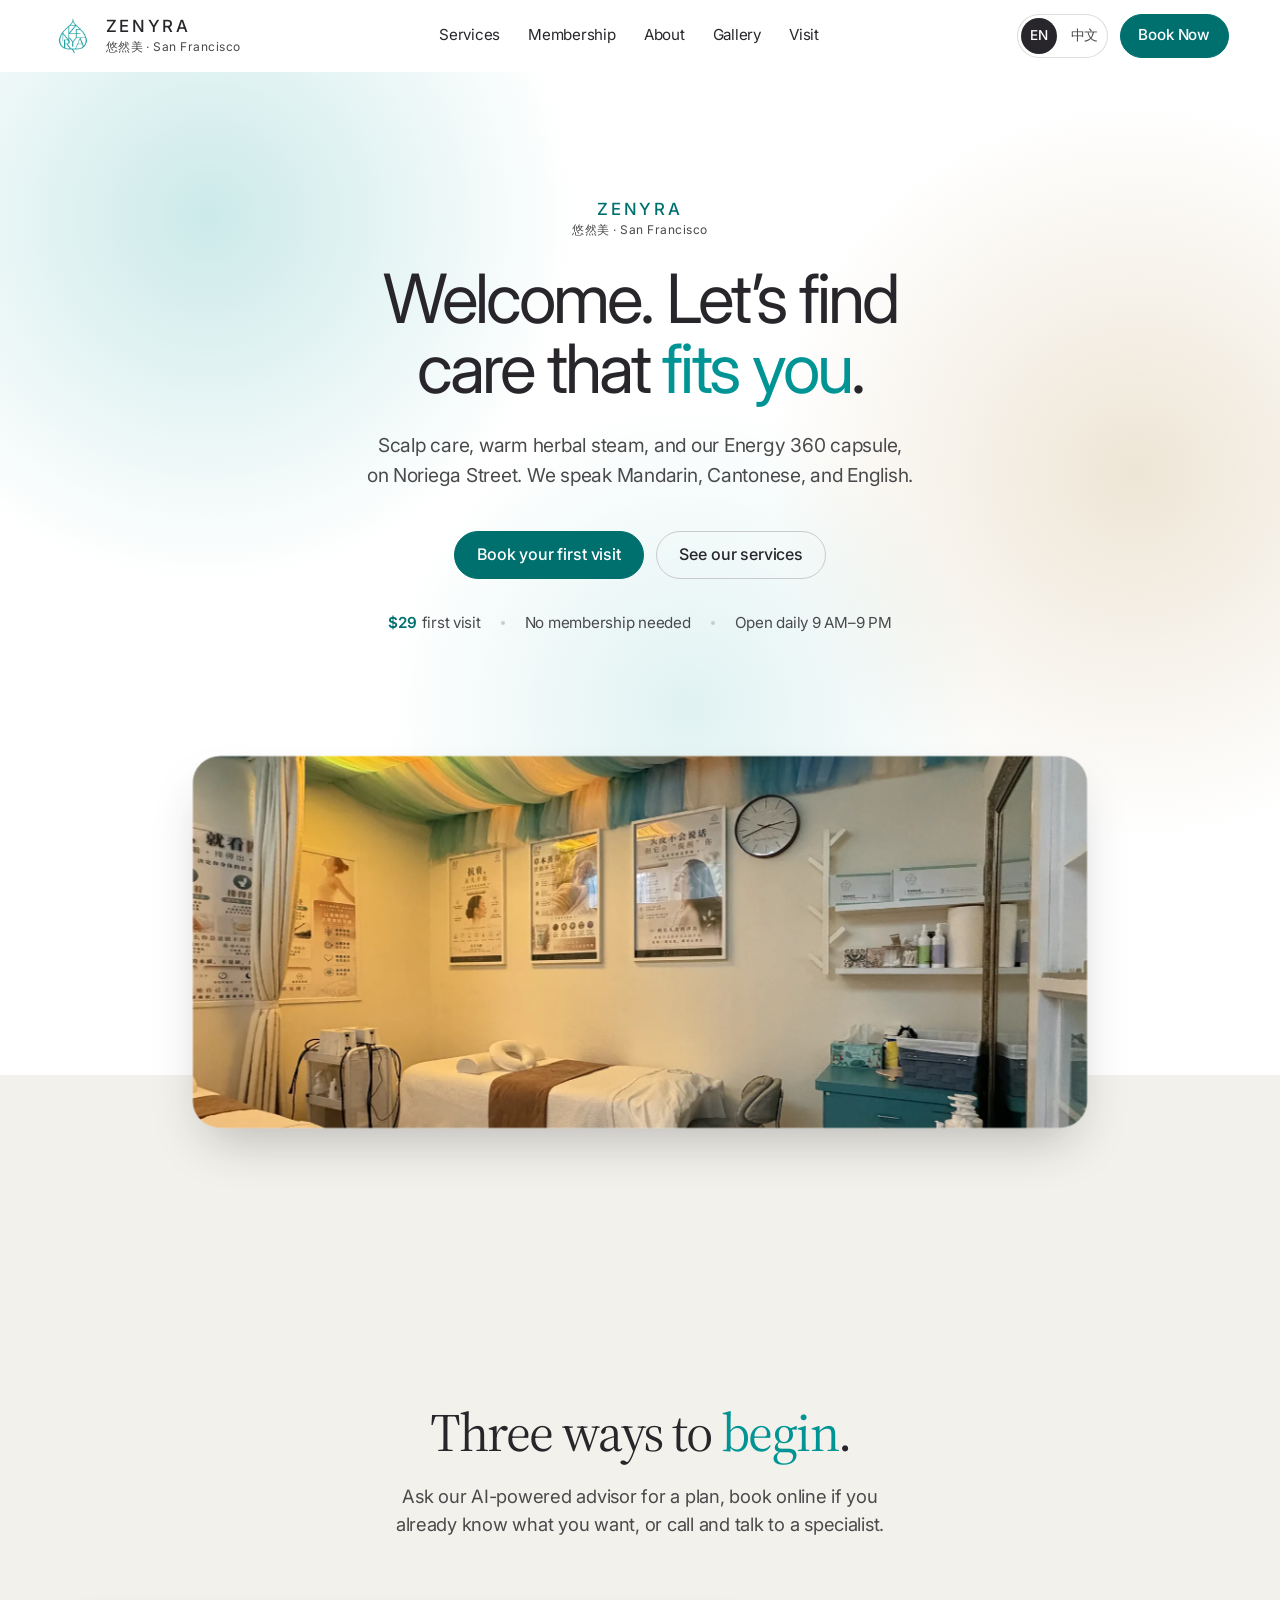
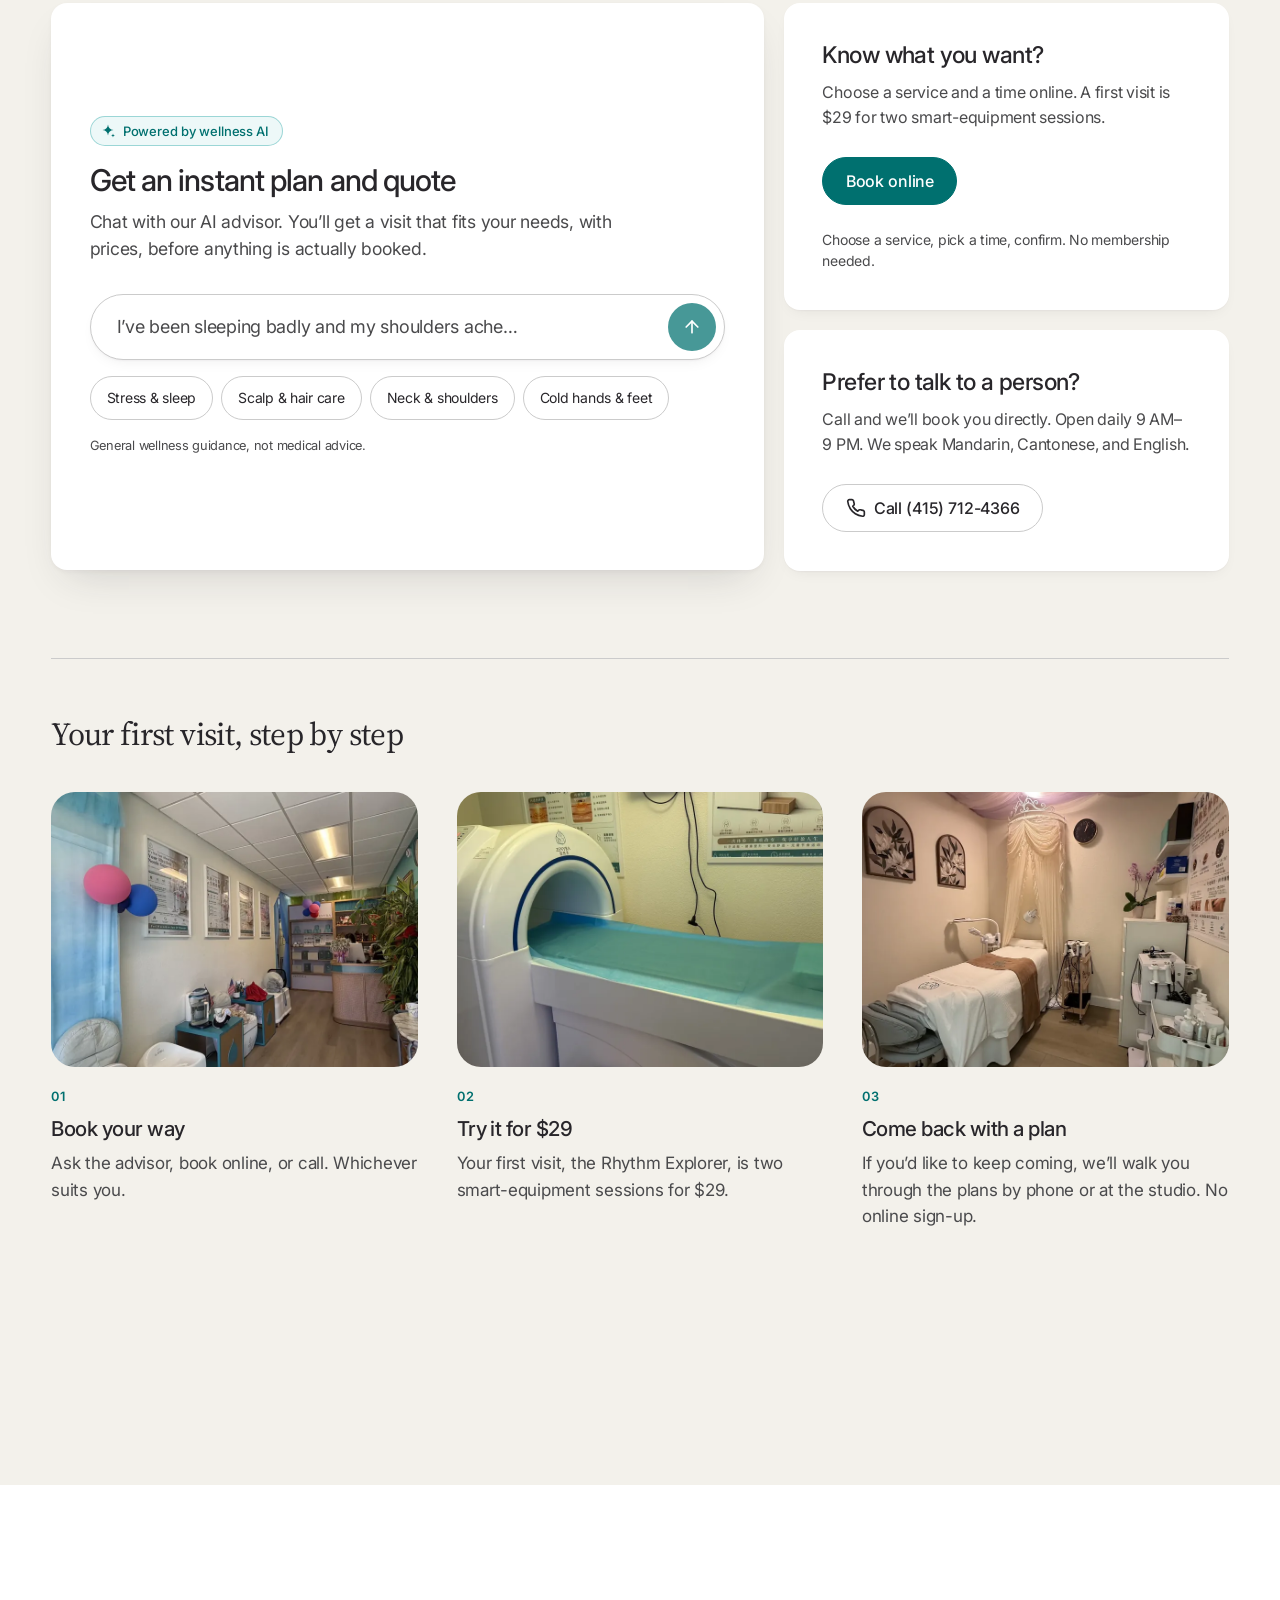
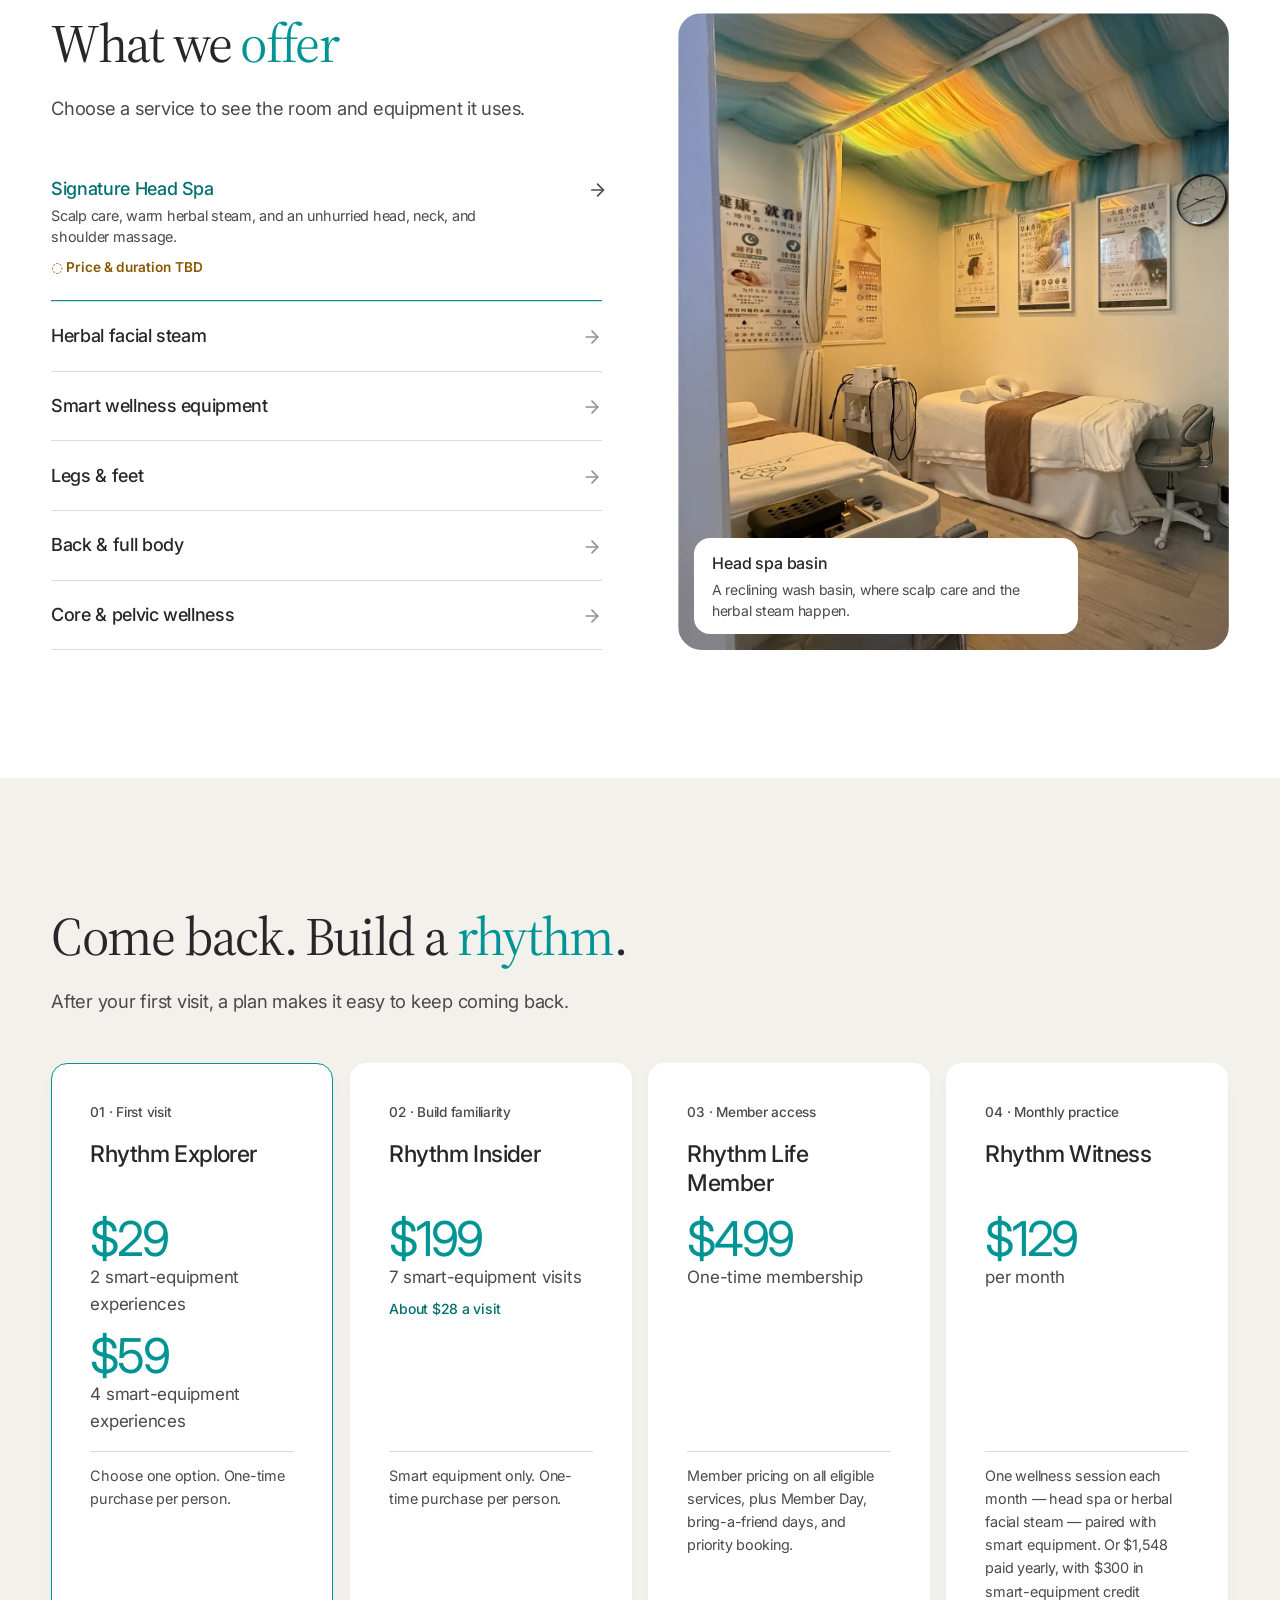
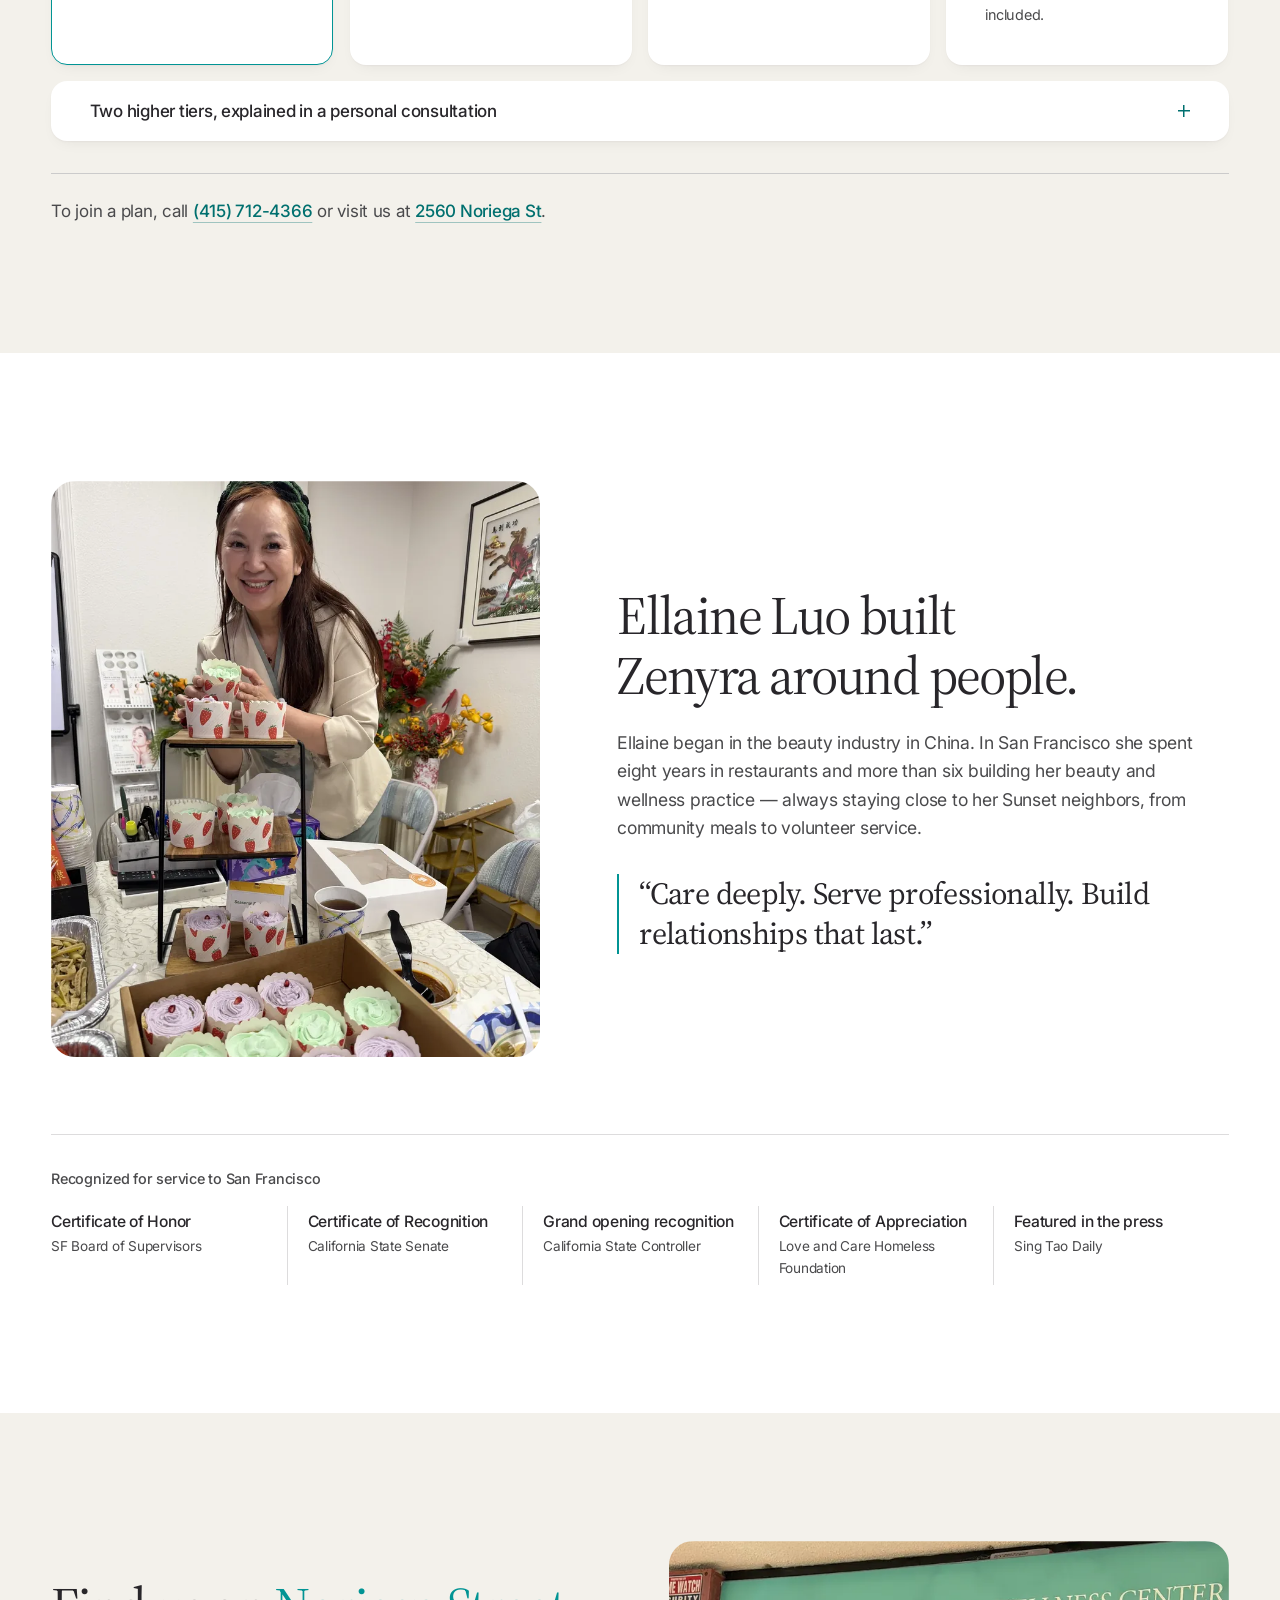
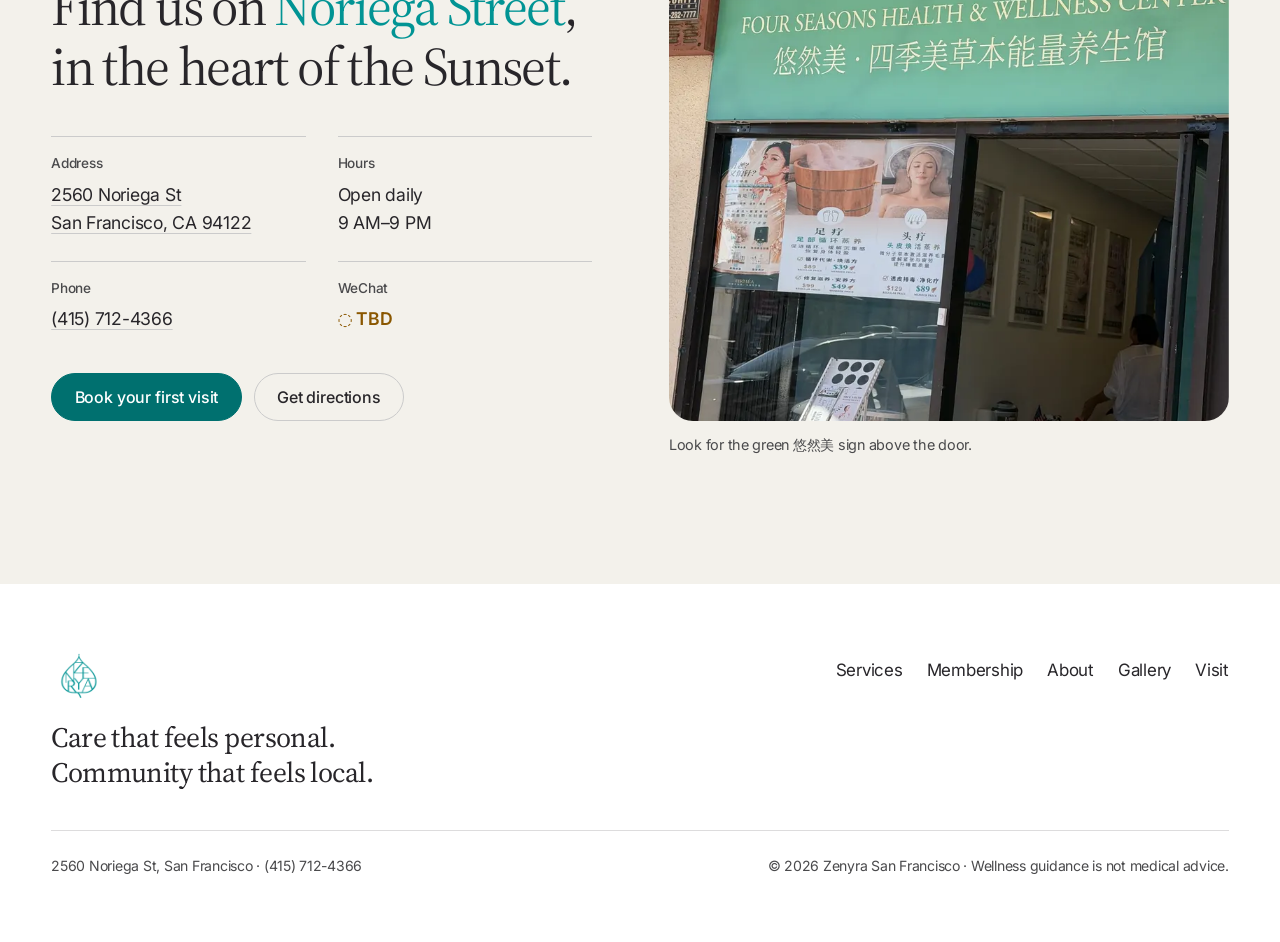
<file: index.html>
<!doctype html>
<html lang="en">
<head>
  <meta charset="utf-8">
  <meta name="viewport" content="width=device-width, initial-scale=1">
  <!-- Home · after "Iteration 1 · Host at the window" (Figma 2NXIyQA6Cl9FeZXKDOeJse, node 71:1654), reworked
       2026-11-04: a calm welcome hero, then "Three ways to begin" (the advisor's instant plan and quote, booking
       online, or a call), then the secondary content: Services, Membership, About, Visit.
       The previous home is kept as index-old.html. -->
  <title data-i18n="meta.homeTitle">Zenyra San Francisco — Head Spa &amp; Wellness in the Sunset</title>
  <meta name="description" data-i18n-content="meta.homeDescription" content="Zenyra (悠然美) is a head spa and wellness studio in San Francisco’s Sunset District. First visits from $29. Open daily 9 AM–9 PM.">
  <link rel="icon" href="assets/images/favicon.ico" sizes="any">
  <link rel="icon" type="image/png" sizes="32x32" href="assets/images/favicon-32.png">
  <link rel="apple-touch-icon" href="assets/images/apple-touch-icon.png">
  <link rel="preconnect" href="https://fonts.googleapis.com">
  <link rel="preconnect" href="https://fonts.gstatic.com" crossorigin>
  <link href="https://fonts.googleapis.com/css2?family=Inter:wght@400;500;600&family=Source+Serif+4:opsz,wght@8..60,400;8..60,500&family=Noto+Serif+SC:wght@500&display=swap" rel="stylesheet">
  <link rel="stylesheet" href="styles.css?v=15">
  <link rel="stylesheet" href="home-host.css?v=18">
  <script>if (!matchMedia('(prefers-reduced-motion: reduce)').matches) document.documentElement.classList.add('motion');</script>
  <script src="i18n.js?v=16"></script>
  <script src="main.js?v=14" defer></script>
  <script src="home-host.js?v=15" defer></script>
</head>
<body class="host-page">
  <a class="skip-link" href="#main" data-i18n="common.skip">Skip to content</a>

  <header class="site-header">
    <a class="brand" href="index.html" aria-label="Zenyra San Francisco home">
      <img src="assets/images/zenyra-icon.png" alt="" width="44" height="44">
      <span class="brand-name">ZENYRA<small>悠然美 · San Francisco</small></span>
    </a>
    <nav class="site-nav" aria-label="Primary" data-i18n-aria="common.navLabel">
      <a href="#services" data-i18n="nav.services">Services</a>
      <a href="#membership" data-i18n="nav.membership">Membership</a>
      <a href="#about" data-i18n="nav.about">About</a>
      <a href="gallery.html" data-i18n="nav.gallery">Gallery</a>
      <a href="#visit" data-i18n="nav.visit">Visit</a>
    </nav>
    <div class="header-actions">
      <div class="lang-switch" role="group" aria-label="Language">
        <button type="button" data-lang-switch="en" lang="en">EN</button>
        <button type="button" data-lang-switch="zh" lang="zh-Hans">中文</button>
      </div>
      <a class="button button--small" href="https://zenyra-book.mase.cloud/" target="_blank" rel="noopener" data-book><span class="label-long" data-i18n="host.bookNow">Book Now</span><span class="label-short" data-i18n="cta.bookShort">Book</span></a>
      <button class="menu-toggle" type="button" aria-expanded="false" aria-controls="mobile-nav"><span class="menu-icon" aria-hidden="true"></span><span class="menu-label" data-i18n="common.menu">Menu</span></button>
    </div>
    <nav class="mobile-nav" id="mobile-nav" aria-label="Mobile" hidden>
      <a href="#services" data-i18n="nav.services">Services</a>
      <a href="#membership" data-i18n="nav.membership">Membership</a>
      <a href="#about" data-i18n="nav.about">About</a>
      <a href="gallery.html" data-i18n="nav.gallery">Gallery</a>
      <a href="#visit" data-i18n="nav.visit">Visit</a>
      <a class="button" href="#begin" data-i18n="cta.bookFirst">Book your first visit</a>
    </nav>
  </header>

  <main id="main">
    <!-- Hero · a calm welcome: text and the two first moves (book, or go down to the advisor) over a slow drift
         of colour, with the room's photograph peeking in at the foot of the first screen and straddling the
         cream band below. (Reworked 2026-11-04: the advisor no longer opens the page; it has its own section.) -->
    <section class="host-hero" aria-labelledby="host-title">
      <div class="hero-drift" aria-hidden="true"><i></i><i></i><i></i></div>
      <div class="host-column">
        <p class="hero-mark" aria-hidden="true">ZENYRA<small>悠然美 · San Francisco</small></p>
        <h1 id="host-title" data-i18n="host.title" data-i18n-rich>Welcome. Let’s find care that <span class="hl">fits you</span>.</h1>
        <p class="host-lede" data-i18n="host.heroLede">Scalp care, warm herbal steam, and our Energy 360 capsule, on Noriega Street. We speak Mandarin, Cantonese, and English.</p>
        <div class="host-actions">
          <a class="button" href="#begin" data-i18n="cta.bookFirst">Book your first visit</a>
          <a class="button button--ghost" href="#services" data-i18n="host.heroServices">See our services</a>
        </div>
        <!-- Price and reassurance right under the buttons (Mobbin research, 2026-11-09: the leaders state the entry
             price in the hero and answer the last doubt under the CTA). Confirmed facts only. -->
        <ul class="trust-row" aria-label="At a glance" data-i18n-aria="host.trustLabel">
          <li><strong>$29</strong> <span data-i18n="host.trustPrice">first visit</span></li>
          <li data-i18n="host.trustNoMember">No membership needed</li>
          <li data-i18n="host.trustHours">Open daily 9 AM–9 PM</li>
        </ul>
      </div>
      <!-- The window: tilted back and small while it peeks in, it straightens and widens to the full screen as
           the visitor scrolls into the studio (home-host.js writes --p, 0 → 1). -->
      <figure class="host-window" data-window>
        <div class="host-window-pane">
          <img src="assets/images/treatment-room-wide.webp" srcset="assets/images/treatment-room-wide-800.webp 800w, assets/images/treatment-room-wide-1200.webp 1200w, assets/images/treatment-room-wide.webp 2000w" sizes="100vw" alt="A treatment room under aqua and cream ceiling drapery" data-i18n-alt="host.roomAlt" width="2000" height="1500" fetchpriority="high">
        </div>
      </figure>
    </section>

    <!-- Ways to begin · the advisor (instant plan + quote), booking online, or a phone call. The advisor is the
         largest of the three, but it is one choice among them, not the front door. -->
    <section class="host-begin" id="begin" aria-labelledby="begin-title">
      <div class="shell">
        <header class="host-head host-head--center">
          <h2 id="begin-title" data-i18n="host.beginTitle" data-i18n-rich>Three ways to <span class="hl">begin</span>.</h2>
          <p data-i18n="host.beginLede">Ask our AI-powered advisor for a plan, book online if you already know what you want, or call and talk to a specialist.</p>
        </header>
        <div class="begin-grid">
          <div class="begin-card begin-card--advisor" id="ask" data-glow>
            <p class="ai-badge"><img src="assets/icons/sparkle.svg" alt="" width="16" height="16"><span data-i18n="host.aiBadge">Powered by wellness AI</span></p>
            <div class="begin-card-head">
              <h3 data-i18n="host.planTitle">Get an instant plan and quote</h3>
              <p data-i18n="host.lede">Chat with our AI advisor. You’ll get a visit that fits your needs, with prices, before anything is actually booked.</p>
            </div>
            <div class="host-ask">
              <form class="composer" data-host-form>
                <label class="visually-hidden" for="host-input" data-i18n="chat.label">Your question</label>
                <input id="host-input" name="q" autocomplete="off" required placeholder="I’ve been sleeping badly and my shoulders ache…" data-i18n-placeholder="host.placeholder">
                <button class="composer-send" type="submit" aria-label="Send" data-i18n-aria="chat.send">
                  <img src="assets/icons/send.svg" alt="" width="20" height="20">
                </button>
              </form>
              <div class="host-chips" role="group" aria-label="Example questions" data-i18n-aria="chat.examples">
                <button type="button" data-host-q="host.q1" data-i18n="host.q1Label">Stress &amp; sleep</button>
                <button type="button" data-host-q="host.q2" data-i18n="host.q2Label">Scalp &amp; hair care</button>
                <button type="button" data-host-q="host.q3" data-i18n="host.q3Label">Neck &amp; shoulders</button>
                <button type="button" data-host-q="host.q4" data-i18n="host.q4Label">Cold hands &amp; feet</button>
              </div>
            </div>
            <p class="fine-print" data-i18n="host.disclaimer">General wellness guidance, not medical advice.</p>
          </div>

          <div class="begin-card" data-tilt>
            <div class="begin-card-head">
              <h3 data-i18n="host.knowWhat">Know what you want?</h3>
              <p data-i18n="host.bookBody">Choose a service and a time online. A first visit is $29 for two smart-equipment sessions.</p>
            </div>
            <a class="button" href="https://zenyra-book.mase.cloud/" target="_blank" rel="noopener" data-book data-i18n="host.bookOnline">Book online</a>
            <p class="card-note" data-i18n="host.bookSteps">Choose a service, pick a time, confirm. No membership needed.</p>
          </div>

          <div class="begin-card" data-tilt>
            <div class="begin-card-head">
              <h3 data-i18n="am.personTitle">Prefer to talk to a person?</h3>
              <p data-i18n="am.personBody">Call and we’ll book you directly. Open daily 9 AM–9 PM. We speak Mandarin, Cantonese, and English.</p>
            </div>
            <a class="button button--ghost" href="tel:+14157124366">
              <img src="assets/icons/phone.svg" alt="" width="20" height="20">
              <span><span data-i18n="host.call">Call</span> (415) 712-4366</span>
            </a>
          </div>
        </div>

        <!-- Your first visit · what happens after you choose a way in, on the same band (Mobbin research,
             2026-11-09: every wellness leader de-risks the first visit with three visible steps, each shown with a
             piece of the real place). Only confirmed facts: the $29 Rhythm Explorer and joining by phone or in person. -->
        <div class="first-visit" aria-labelledby="first-visit-title">
          <h3 id="first-visit-title" class="first-visit-title" data-i18n="host.fvTitle">Your first visit, step by step</h3>
          <ol class="first-visit-steps">
            <li>
              <img src="assets/images/reception-area-800.webp" srcset="assets/images/reception-area-800.webp 800w, assets/images/reception-area-1200.webp 1200w" sizes="(max-width: 52rem) 100vw, 33vw" alt="Zenyra’s front room, with the reception desk at the back" data-i18n-alt="host.fv1Alt" width="1477" height="1108" loading="lazy" decoding="async">
              <p class="first-visit-num">01</p>
              <h4 data-i18n="host.fv1Title">Book your way</h4>
              <p data-i18n="host.fv1Body">Ask the advisor, book online, or call. Whichever suits you.</p>
            </li>
            <li>
              <img src="assets/images/wellness-capsule-detail-800.webp" srcset="assets/images/wellness-capsule-detail-800.webp 800w, assets/images/wellness-capsule-detail-1200.webp 1200w" sizes="(max-width: 52rem) 100vw, 33vw" alt="The Energy 360 wellness capsule: a cushioned bed under a white warming arch" data-i18n-alt="host.capsuleAlt" width="1477" height="1108" loading="lazy" decoding="async">
              <p class="first-visit-num">02</p>
              <h4 data-i18n="host.fv2Title">Try it for $29</h4>
              <p data-i18n="host.fv2Body">Your first visit, the Rhythm Explorer, is two smart-equipment sessions for $29.</p>
            </li>
            <li>
              <img src="assets/images/treatment-room-soft-800.webp" srcset="assets/images/treatment-room-soft-800.webp 800w, assets/images/treatment-room-soft-1200.webp 1200w" sizes="(max-width: 52rem) 100vw, 33vw" alt="A softly lit private treatment room with a draped canopy" data-i18n-alt="home.sigAlt" width="1500" height="2000" loading="lazy" decoding="async">
              <p class="first-visit-num">03</p>
              <h4 data-i18n="host.fv3Title">Come back with a plan</h4>
              <p data-i18n="host.fv3Body">If you’d like to keep coming, we’ll walk you through the plans by phone or at the studio. No online sign-up.</p>
            </li>
          </ol>
        </div>
      </div>
    </section>

    <!-- Services: choosing a row shows the room or equipment it uses, with a caption naming it. -->
    <section class="host-services" id="services" aria-labelledby="services-title">
      <div class="shell host-services-grid">
        <div class="host-services-list">
          <header class="host-head">
            <h2 id="services-title" data-i18n="host.svcTitle" data-i18n-rich>What we <span class="hl">offer</span></h2>
            <p data-i18n="host.svcLede">Choose a service to see the room and equipment it uses.</p>
          </header>
          <ul class="service-rows">
            <li><button type="button" class="is-open" data-photo="head" aria-controls="services-photo" aria-pressed="true"><span class="svc-main"><strong data-i18n="home.sigTitle">Signature Head Spa</strong><span class="svc-detail"><span class="svc-detail-inner"><span class="svc-desc" data-i18n="host.svc0Body">Scalp care, warm herbal steam, and an unhurried head, neck, and shoulder massage.</span><span class="svc-price svc-price--tbd placeholder-inline" data-i18n="home.svcMetaTbd">Price &amp; duration TBD</span></span></span></span><img src="assets/icons/arrow-right.svg" alt="" width="20" height="20"></button></li>
            <li><button type="button" data-photo="facial" aria-controls="services-photo" aria-pressed="false"><span class="svc-main"><strong data-i18n="home.svc1">Herbal facial steam</strong><span class="svc-detail"><span class="svc-detail-inner"><span class="svc-desc" data-i18n="host.svc1Body">Gentle herbal steam and skin care, tailored to your skin.</span><span class="svc-price svc-price--tbd placeholder-inline" data-i18n="home.svcMetaTbd">Price &amp; duration TBD</span></span></span></span><img src="assets/icons/arrow-right.svg" alt="" width="20" height="20"></button></li>
            <li><button type="button" data-photo="capsule" aria-controls="services-photo" aria-pressed="false"><span class="svc-main"><strong data-i18n="home.svc2">Smart wellness equipment</strong><span class="svc-detail"><span class="svc-detail-inner"><span class="svc-desc" data-i18n="host.svc2Body">Warming sessions in our Energy 360 capsule.</span><span class="svc-price" data-i18n="home.svc2Meta">From $29 for new guests</span></span></span></span><img src="assets/icons/arrow-right.svg" alt="" width="20" height="20"></button></li>
            <li><button type="button" data-photo="seat" aria-controls="services-photo" aria-pressed="false"><span class="svc-main"><strong data-i18n="home.svc3">Legs &amp; feet</strong><span class="svc-detail"><span class="svc-detail-inner"><span class="svc-desc" data-i18n="home.svc3Body">Warmth and relief for feet that run cold or legs tired from standing.</span><span class="svc-price svc-price--tbd placeholder-inline" data-i18n="home.svcMetaTbd">Price &amp; duration TBD</span></span></span></span><img src="assets/icons/arrow-right.svg" alt="" width="20" height="20"></button></li>
            <li><button type="button" data-photo="back" aria-controls="services-photo" aria-pressed="false"><span class="svc-main"><strong data-i18n="home.svc4">Back &amp; full body</strong><span class="svc-detail"><span class="svc-detail-inner"><span class="svc-desc" data-i18n="home.svc4Body">Deep relaxation for desk-bound shoulders and everyday tension.</span><span class="svc-price svc-price--tbd placeholder-inline" data-i18n="home.svcMetaTbd">Price &amp; duration TBD</span></span></span></span><img src="assets/icons/arrow-right.svg" alt="" width="20" height="20"></button></li>
            <li><button type="button" data-photo="core" aria-controls="services-photo" aria-pressed="false"><span class="svc-main"><strong data-i18n="home.svc5">Core &amp; pelvic wellness</strong><span class="svc-detail"><span class="svc-detail-inner"><span class="svc-desc" data-i18n="home.svc5Body">Gentle, non-invasive care, discussed privately before you decide.</span><span class="svc-price svc-price--tbd placeholder-inline" data-i18n="home.svcMetaTbd">Price &amp; duration TBD</span></span></span></span><img src="assets/icons/arrow-right.svg" alt="" width="20" height="20"></button></li>
          </ul>
        </div>
        <!-- One slide per row (data-photo). A service without a photo of its own yet shows a placeholder,
             not a borrowed room. Pointing at a row previews it; choosing it keeps it. -->
        <figure class="host-services-photo" id="services-photo" aria-live="polite" data-reveal>
          <div class="svc-slide is-shown" data-photo="head">
            <img src="assets/images/treatment-room-wide.webp" srcset="assets/images/treatment-room-wide-800.webp 800w, assets/images/treatment-room-wide-1200.webp 1200w, assets/images/treatment-room-wide.webp 2000w" sizes="(max-width: 52rem) 100vw, 50vw" alt="A treatment room with the head spa wash basin in the foreground" data-i18n-alt="host.headAlt" width="2000" height="1500" loading="lazy" decoding="async">
            <figcaption><strong data-i18n="host.headCap">Head spa basin</strong><span data-i18n="host.headCapBody">A reclining wash basin, where scalp care and the herbal steam happen.</span></figcaption>
          </div>
          <div class="svc-slide" data-photo="facial">
            <img src="assets/images/treatment-room-soft.webp" srcset="assets/images/treatment-room-soft-800.webp 800w, assets/images/treatment-room-soft-1200.webp 1200w, assets/images/treatment-room-soft.webp 1500w" sizes="(max-width: 52rem) 100vw, 50vw" alt="A softly lit private treatment room with a draped canopy" data-i18n-alt="home.sigAlt" width="1500" height="2000" loading="lazy" decoding="async">
            <figcaption><strong data-i18n="host.facialCap">Facial room</strong><span data-i18n="host.facialCapBody">A private room with a treatment bed and the facial steamer at its head.</span></figcaption>
          </div>
          <div class="svc-slide" data-photo="capsule">
            <img src="assets/images/wellness-capsule-detail.webp" srcset="assets/images/wellness-capsule-detail-800.webp 800w, assets/images/wellness-capsule-detail-1200.webp 1200w, assets/images/wellness-capsule-detail.webp 1477w" sizes="(max-width: 52rem) 100vw, 50vw" alt="The Energy 360 wellness capsule: a cushioned bed under a white warming arch" data-i18n-alt="host.capsuleAlt" width="1477" height="1108" loading="lazy" decoding="async">
            <figcaption><strong data-i18n="host.capsuleCap">Energy 360 capsule</strong><span data-i18n="host.capsuleCapBody">You lie back on the cushioned bed beneath its warming arch.</span></figcaption>
          </div>
          <div class="svc-slide" data-photo="seat">
            <img src="assets/images/window-wellness-seat.webp" srcset="assets/images/window-wellness-seat-800.webp 800w, assets/images/window-wellness-seat-1200.webp 1200w, assets/images/window-wellness-seat.webp 1108w" sizes="(max-width: 52rem) 100vw, 50vw" alt="Foot-soak seats by the window" data-i18n-alt="host.seatAlt" width="1108" height="1477" loading="lazy" decoding="async">
            <figcaption><strong data-i18n="host.seatCap">Foot-soak seats</strong><span data-i18n="host.seatCapBody">Window seats with built-in foot basins for soaking and warming.</span></figcaption>
          </div>
          <div class="svc-slide svc-slide--tbd" data-photo="back">
            <div class="svc-tbd-photo"><span data-i18n="host.photoTbd">◌ Photo TBD</span></div>
            <figcaption><strong data-i18n="home.svc4">Back &amp; full body</strong><span data-i18n="host.capTbd">Room and equipment to be confirmed.</span></figcaption>
          </div>
          <div class="svc-slide svc-slide--tbd" data-photo="core">
            <div class="svc-tbd-photo"><span data-i18n="host.photoTbd">◌ Photo TBD</span></div>
            <figcaption><strong data-i18n="home.svc5">Core &amp; pelvic wellness</strong><span data-i18n="host.capTbd">Room and equipment to be confirmed.</span></figcaption>
          </div>
        </figure>
      </div>
    </section>

    <!-- Membership · the Rhythm Growth Path: every plan, as cards. -->
    <section class="host-path" id="membership" aria-labelledby="path-title">
      <div class="shell">
        <header class="host-head">
          <h2 id="path-title" data-i18n="home.pathTitle" data-i18n-rich>Come back. Build a <span class="hl">rhythm</span>.</h2>
          <p data-i18n="host.pathLede">After your first visit, a plan makes it easy to keep coming back.</p>
        </header>
        <!-- The four plans most guests choose between, as cards; the two consultation tiers are folded below them
             (critique pass, 2026-11-04). Information only: joining is a call or a visit (the line below), so no plan carries a button (Kevin, 2026-11-04). -->
        <ol class="plan-grid" data-deal>
          <li class="tier tier--start" data-tilt>
            <p class="tier-num">01 · <span data-i18n="tier.1.stage">First visit</span></p>
            <h3 data-i18n="tier.1.name">Rhythm Explorer</h3>
            <div class="tier-prices">
              <p><strong>$29</strong><span data-i18n="tier.1.optA">2 smart-equipment experiences</span></p>
              <p><strong>$59</strong><span data-i18n="tier.1.optB">4 smart-equipment experiences</span></p>
            </div>
            <p class="tier-rule" data-i18n="tier.1.rule">Choose one option. One-time purchase per person.</p>
          </li>
          <li class="tier" data-tilt>
            <p class="tier-num">02 · <span data-i18n="tier.2.stage">Build familiarity</span></p>
            <h3 data-i18n="tier.2.name">Rhythm Insider</h3>
            <div class="tier-prices"><p><strong>$199</strong><span data-i18n="tier.2.opt">7 smart-equipment visits</span></p><p class="tier-per" data-i18n="tier.2.per">About $28 a visit</p></div>
            <p class="tier-rule" data-i18n="tier.2.rule">Smart equipment only. One-time purchase per person.</p>
          </li>
          <li class="tier" data-tilt>
            <p class="tier-num">03 · <span data-i18n="tier.3.stage">Member access</span></p>
            <h3 data-i18n="tier.3.name">Rhythm Life Member</h3>
            <div class="tier-prices"><p><strong>$499</strong><span data-i18n="tier.3.opt">One-time membership</span></p></div>
            <p class="tier-rule" data-i18n="tier.3.body">Member pricing on all eligible services, plus Member Day, bring-a-friend days, and priority booking.</p>
          </li>
          <li class="tier" data-tilt>
            <div class="tier-top">
              <p class="tier-num">04 · <span data-i18n="tier.4.stage">Monthly practice</span></p>
            </div>
            <h3 data-i18n="tier.4.name">Rhythm Witness</h3>
            <div class="tier-prices"><p><strong>$129</strong><span data-i18n="tier.4.opt">per month</span></p></div>
            <p class="tier-rule"><span data-i18n="tier.4.body">One wellness session each month — head spa or herbal facial steam — paired with smart equipment.</span> <span data-i18n="tier.4.annual">Or $1,548 paid yearly, with $300 in smart-equipment credit included.</span></p>
          </li>
        </ol>
        <details class="tier-more">
          <summary><span data-i18n="host.moreTiers">Two higher tiers, explained in a personal consultation</span></summary>
          <ul>
            <li><p class="tier-num">05 · <span data-i18n="tier.5.stage">Share the experience</span></p><strong data-i18n="tier.5.name">Rhythm Ambassador</strong><span class="tier-more-price">$3,980</span><span data-i18n="tier.5.opt">Includes $1,000 smart-equipment credit</span><span class="placeholder-inline" data-i18n="mem.benefitsTbd">Detailed benefits — to be added</span></li>
            <li><p class="tier-num">06 · <span data-i18n="tier.6.stage">Deepen your practice</span></p><strong data-i18n="tier.6.name">Rhythm Leader</strong><span class="tier-more-price">$9,800</span><span data-i18n="tier.6.opt">Includes $5,000 smart-equipment credit</span><span class="placeholder-inline" data-i18n="mem.benefitsTbd">Detailed benefits — to be added</span></li>
          </ul>
        </details>
        <!-- Memberships are set up by phone or in person (client's request): no online sign-up. -->
        <p class="path-join"><span data-i18n="host.pathJoinA">To join a plan, call</span> <a href="tel:+14157124366">(415) 712-4366</a> <span data-i18n="host.pathJoinB">or visit us at</span> <a href="https://www.google.com/maps/search/?api=1&amp;query=2560+Noriega+St%2C+San+Francisco%2C+CA+94122" target="_blank" rel="noopener">2560 Noriega St</a><span data-i18n="host.pathJoinC">.</span></p>
      </div>
    </section>

    <!-- Founder + recognitions (from the previous home, index-old.html, unchanged) -->
    <section class="founder shell" id="about" aria-labelledby="founder-title">
      <figure class="founder-photo" data-reveal>
        <img src="assets/images/ellaine-community-host.webp" srcset="assets/images/ellaine-community-host-800.webp 800w, assets/images/ellaine-community-host-1200.webp 1200w, assets/images/ellaine-community-host.webp 1500w" sizes="(max-width: 52rem) 100vw, 45vw" alt="Founder Ellaine Luo serving cupcakes at a Zenyra community event" data-i18n-alt="home.founderAlt" width="1500" height="2000" loading="lazy">
      </figure>
      <div class="founder-copy">
        <h2 id="founder-title" data-i18n="home.founderTitle">Ellaine Luo built Zenyra around people.</h2>
        <p data-i18n="home.founderP1">Ellaine began in the beauty industry in China. In San Francisco she spent eight years in restaurants and more than six building her beauty and wellness practice — always staying close to her Sunset neighbors, from community meals to volunteer service.</p>
        <blockquote>
          <p data-i18n="home.founderQuote">“Care deeply. Serve professionally. Build relationships that last.”</p>
        </blockquote>
      </div>
      <div class="recognition">
        <p class="recognition-title" data-i18n="home.recTitle">Recognized for service to San Francisco</p>
        <ul class="recognition-list">
          <li><button type="button" data-lightbox="assets/images/certificate-of-honor.webp"><strong data-i18n="rec.1">Certificate of Honor</strong><span data-i18n="rec.1By">SF Board of Supervisors</span></button></li>
          <li><button type="button" data-lightbox="assets/images/state-senate-recognition.webp"><strong data-i18n="rec.2">Certificate of Recognition</strong><span data-i18n="rec.2By">California State Senate</span></button></li>
          <li><button type="button" data-lightbox="assets/images/civic-recognition.webp"><strong data-i18n="rec.3">Grand opening recognition</strong><span data-i18n="rec.3By">California State Controller</span></button></li>
          <li><button type="button" data-lightbox="assets/images/community-appreciation-elaine.webp"><strong data-i18n="rec.4">Certificate of Appreciation</strong><span data-i18n="rec.4By">Love and Care Homeless Foundation</span></button></li>
          <li><button type="button" data-lightbox="assets/images/sing-tao-coverage.webp"><strong data-i18n="rec.5">Featured in the press</strong><span data-i18n="rec.5By">Sing Tao Daily</span></button></li>
        </ul>
      </div>
    </section>

    <!-- Visit -->
    <section class="host-visit" id="visit" aria-labelledby="visit-title">
      <div class="shell host-visit-grid">
        <div>
          <h2 id="visit-title" data-i18n="host.visitTitle" data-i18n-rich>Find us on <span class="hl">Noriega Street</span>, in the heart of the Sunset.</h2>
          <dl class="visit-details">
            <div><dt data-i18n="visit.address">Address</dt><dd><a href="https://www.google.com/maps/search/?api=1&amp;query=2560+Noriega+St%2C+San+Francisco%2C+CA+94122" target="_blank" rel="noopener">2560 Noriega St<br>San Francisco, CA 94122</a></dd></div>
            <div><dt data-i18n="visit.hours">Hours</dt><dd><span data-i18n="host.openDaily">Open daily</span><br><span data-i18n="host.hoursTime">9 AM–9 PM</span></dd></div>
            <div><dt data-i18n="visit.phone">Phone</dt><dd><a href="tel:+14157124366">(415) 712-4366</a></dd></div>
            <div><dt data-i18n="visit.wechat">WeChat</dt><dd class="placeholder-inline" data-i18n="common.tbd">TBD</dd></div>
          </dl>
          <div class="visit-actions">
            <a class="button" href="#begin" data-i18n="cta.bookFirst">Book your first visit</a>
            <a class="button button--ghost" href="https://www.google.com/maps/search/?api=1&amp;query=2560+Noriega+St%2C+San+Francisco%2C+CA+94122" target="_blank" rel="noopener" data-i18n="cta.directions">Get directions</a>
          </div>
        </div>
        <!-- The real door, so a passer-by on Noriega St recognises it (Mobbin research, 2026-11-09: single-location
             studios show their entrance). The sign reads 悠然美, so the caption tells English speakers what to look for. -->
        <figure class="host-visit-photo" data-reveal>
          <img src="assets/images/storefront-800.webp" srcset="assets/images/storefront-800.webp 800w, assets/images/storefront-1200.webp 1200w, assets/images/storefront.webp 1500w" sizes="(max-width: 52rem) 100vw, 560px" alt="Zenyra’s entrance on Noriega Street, under a green sign reading 悠然美" data-i18n-alt="host.doorAlt" width="1500" height="2000" loading="lazy">
          <figcaption data-i18n="host.doorCap">Look for the green 悠然美 sign above the door.</figcaption>
        </figure>
      </div>
    </section>
  </main>

  <!-- Advisor module · "Desktop / 02 Conversation" (Figma node 72:2020). Opened from the hero composer, a prompt
       chip or a service row; home-host.js grows it out of whatever opened it. Hidden until then. -->
  <section class="advisor-module" id="advisor-module" aria-labelledby="am-title" hidden>
    <h2 class="visually-hidden" id="am-title" data-i18n="am.title">Zenyra wellness advisor</h2>
    <!-- The hero's drift, carried into the conversation so it opens on the same light, airy room. -->
    <div class="hero-drift am-drift" aria-hidden="true"><i></i><i></i><i></i></div>
    <div class="shell am-body">
      <div class="am-chat">
        <div class="am-bar" data-am-reveal>
          <button class="button button--ghost button--small am-back" type="button" data-am-close>
            <img src="assets/icons/arrow-left.svg" alt="" width="16" height="16">
            <span data-i18n="am.startOver">Start over</span>
          </button>
          <div class="am-progress">
            <p><span class="am-progress-step" data-am-step>Step 2 of 4</span> <span data-am-step-name>Where you feel it</span></p>
            <div class="am-track" aria-hidden="true"><i></i><i></i><i></i><i></i></div>
          </div>
        </div>
        <div class="am-thread" data-am-thread aria-live="polite"></div>
      </div>
      <!-- The composer spans the whole bottom edge, under the conversation and the side panel. -->
      <div class="am-compose" data-am-reveal>
        <form class="composer" data-am-form>
          <label class="visually-hidden" for="am-input" data-i18n="chat.label">Your question</label>
          <input id="am-input" name="q" autocomplete="off" placeholder="Type your answer…" data-i18n-placeholder="am.placeholder">
          <button class="composer-send" type="submit" aria-label="Send" data-i18n-aria="chat.send">
            <img src="assets/icons/send.svg" alt="" width="20" height="20">
          </button>
        </form>
        <p class="fine-print am-note"><span class="am-note-ai"><img src="assets/icons/sparkle.svg" alt="" width="14" height="14"><span data-i18n="host.aiBadge">Powered by wellness AI</span></span><span data-i18n="chat.disclaimer">General wellness guidance only, not medical advice.</span></p>
      </div>

      <aside class="am-side">
        <div class="am-card" data-am-reveal>
          <h3 data-i18n="am.heardTitle">What we’ve heard</h3>
          <p class="am-card-lede" data-i18n="am.heardLede">Your plan builds as you answer.</p>
          <dl class="am-facts">
            <div><dt data-i18n="am.factGoal">Goal</dt><dd data-am-fact="goal">—</dd></div>
            <div><dt data-i18n="am.factWhere">Where</dt><dd data-am-fact="where">—</dd></div>
            <div><dt data-i18n="am.factRoutine">Routine</dt><dd data-am-fact="routine">—</dd></div>
          </dl>
        </div>
        <div class="am-card am-card--person" data-am-reveal>
          <h3 data-i18n="am.personTitle">Prefer to talk to a person?</h3>
          <p class="am-card-lede" data-i18n="am.personBody">Call and we’ll book you directly. Open daily 9 AM–9 PM. We speak Mandarin, Cantonese, and English.</p>
          <a class="button button--ghost am-call" href="tel:+14157124366">
            <img src="assets/icons/phone.svg" alt="" width="20" height="20">
            <span><span data-i18n="host.call">Call</span> (415) 712-4366</span>
          </a>
        </div>
      </aside>
    </div>
  </section>

  <footer class="site-footer host-footer">
    <div class="shell footer-grid">
      <div class="footer-brand">
        <img src="assets/images/zenyra-icon.png" alt="" width="56" height="56">
        <p data-i18n="footer.line">Care that feels personal. Community that feels local.</p>
      </div>
      <nav class="footer-nav" aria-label="Footer" data-i18n-aria="common.footerNav">
        <a href="#services" data-i18n="nav.services">Services</a>
        <a href="#membership" data-i18n="nav.membership">Membership</a>
        <a href="#about" data-i18n="nav.about">About</a>
        <a href="gallery.html" data-i18n="nav.gallery">Gallery</a>
        <a href="#visit" data-i18n="nav.visit">Visit</a>
      </nav>
      <p class="footer-meta"><span>2560 Noriega St, San Francisco · (415) 712-4366</span><span>© <span data-year></span> Zenyra San Francisco · <span data-i18n="footer.notMedical">Wellness guidance is not medical advice.</span></span></p>
    </div>
  </footer>

  <dialog class="lightbox" data-lightbox-dialog>
    <button class="lightbox-close" type="button" data-lightbox-close data-i18n="common.close">Close</button>
    <img src="assets/images/certificate-of-honor.webp" alt="" loading="lazy" decoding="async" data-lightbox-img>
    <p data-lightbox-caption></p>
  </dialog>
</body>
</html>
</file>
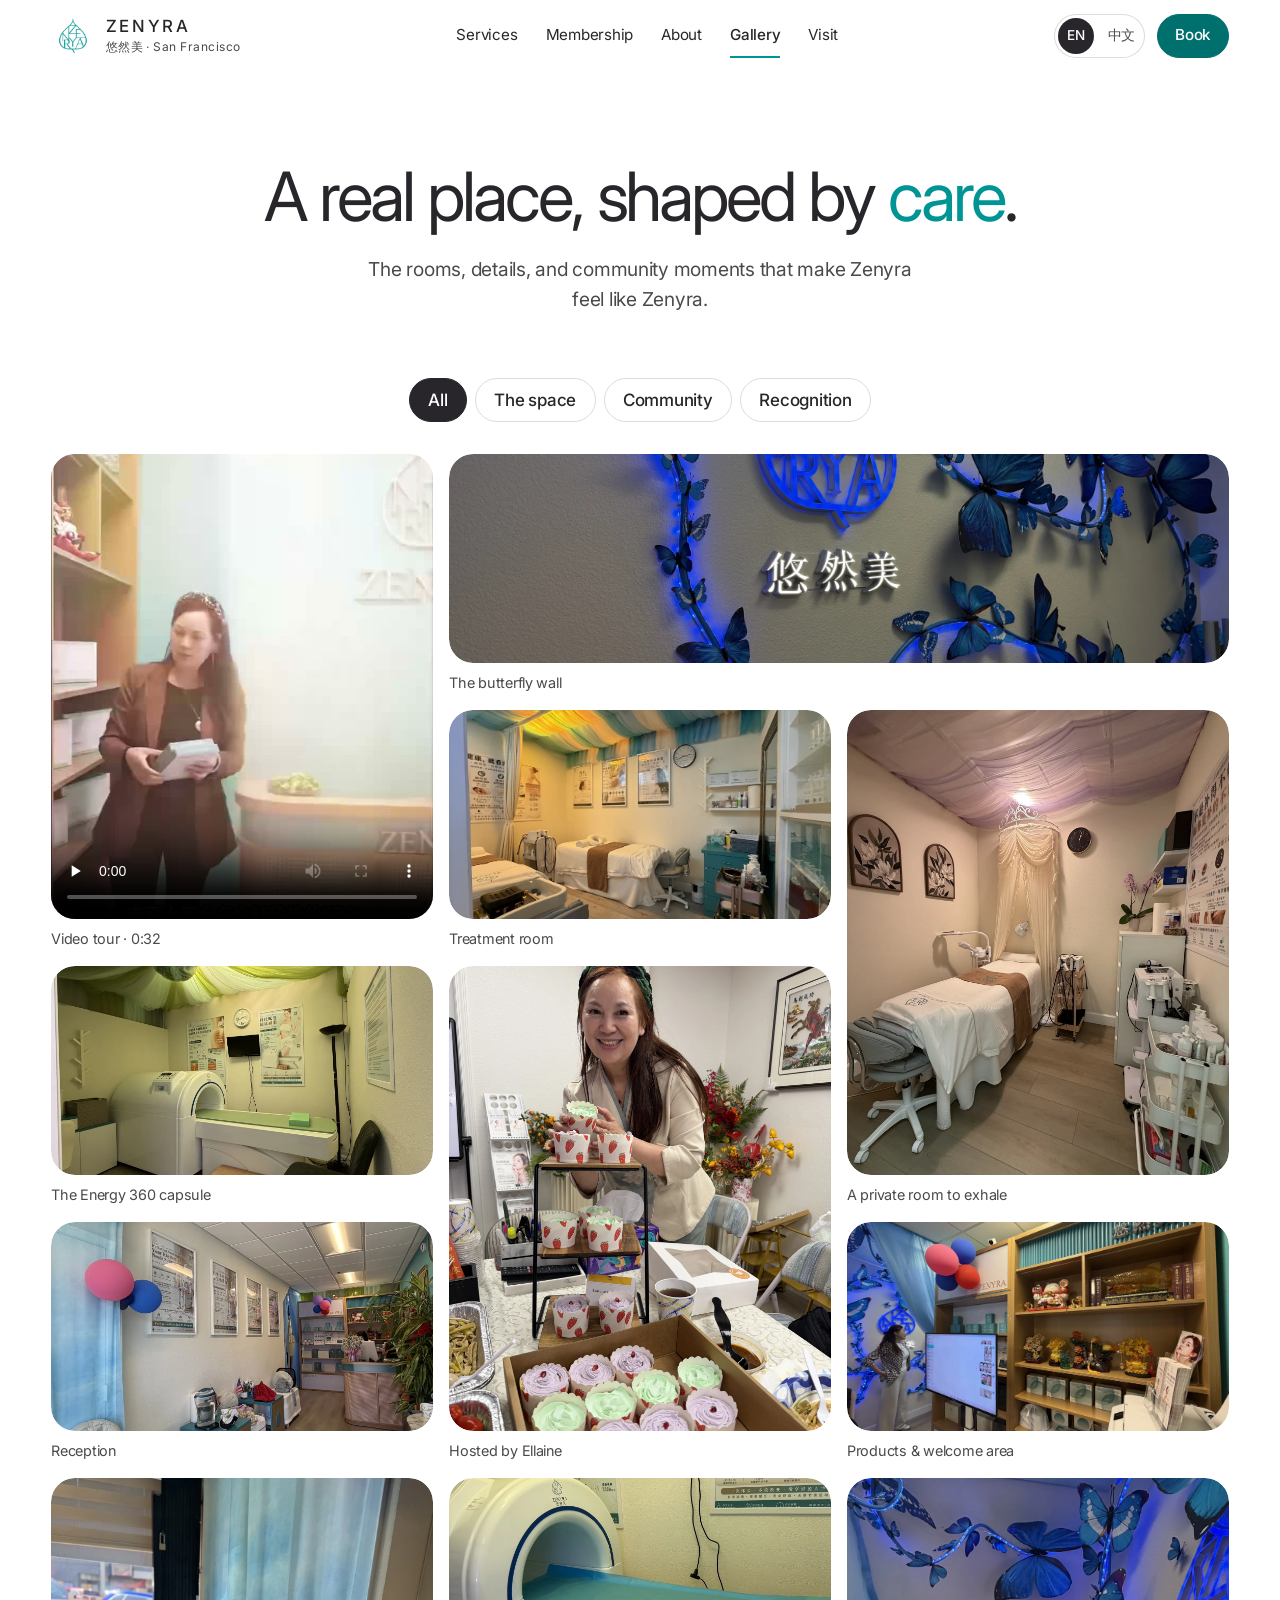
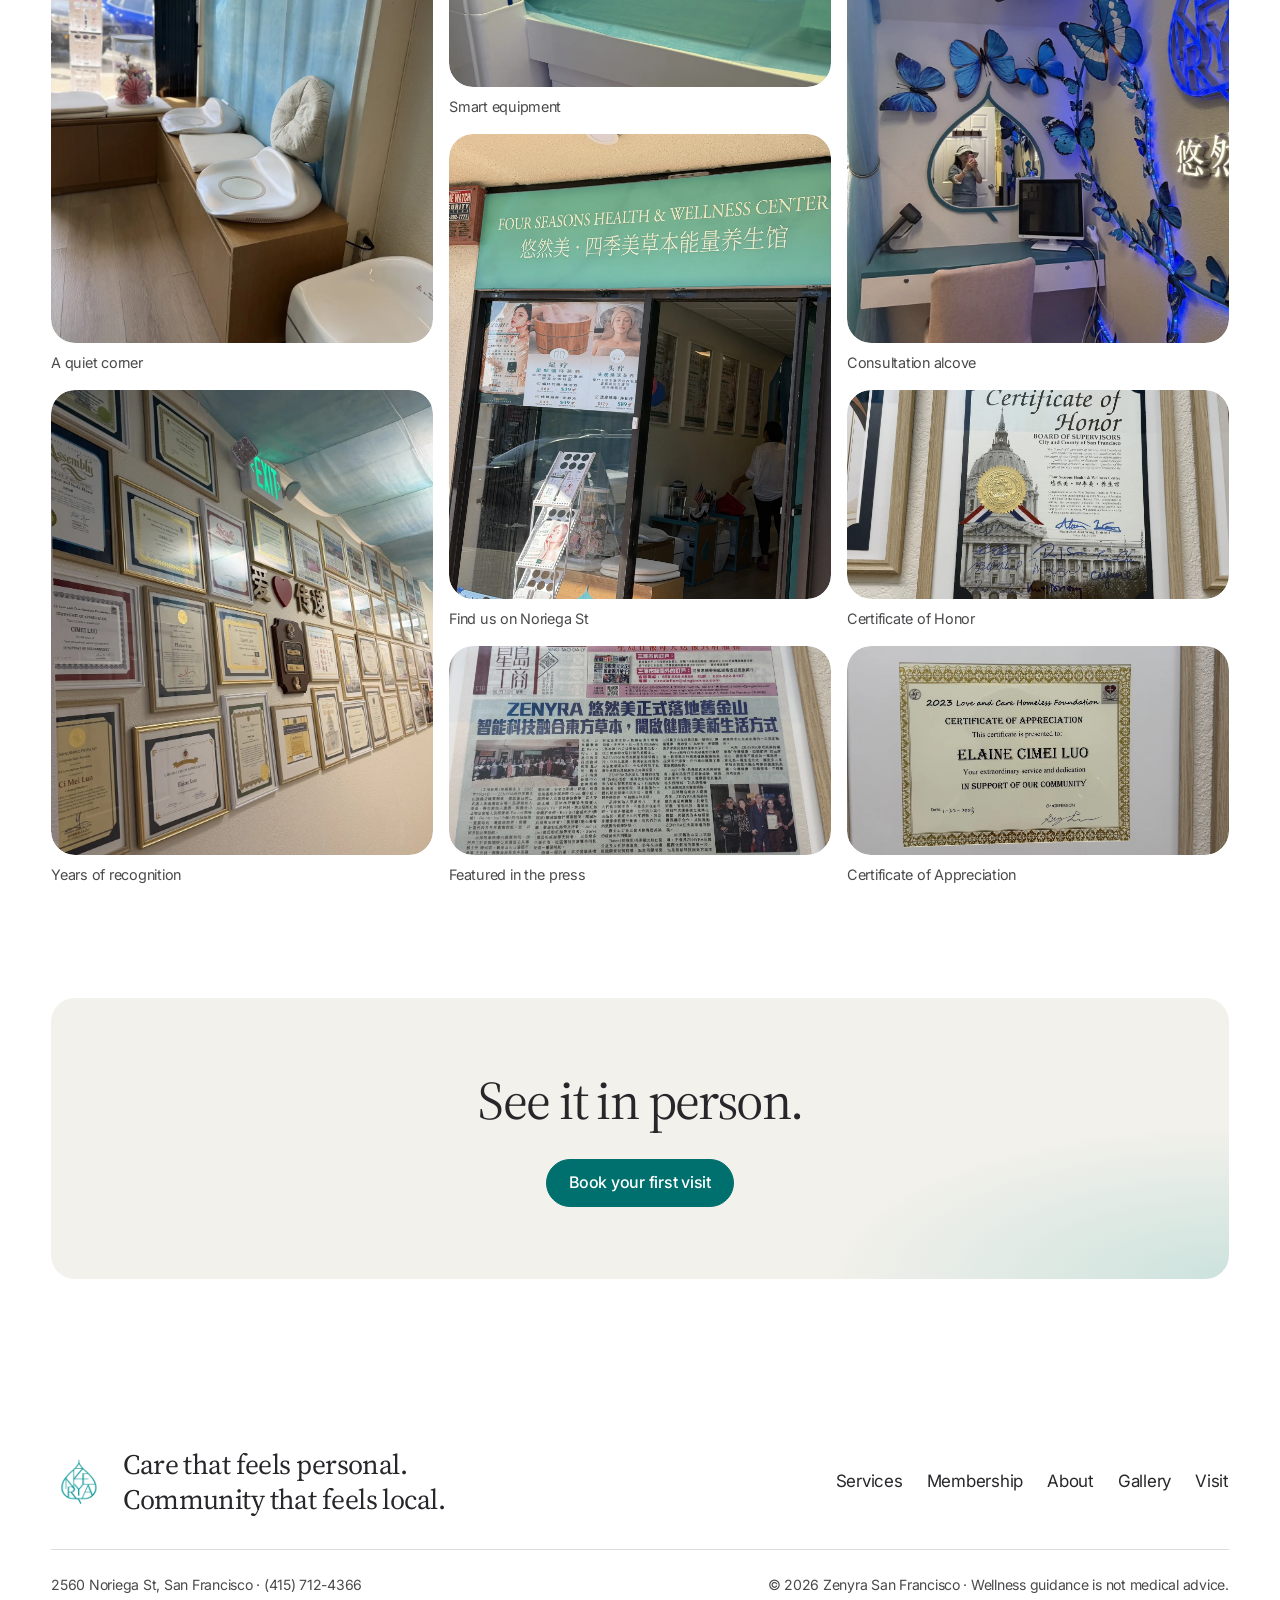
<file: gallery.html>
<!doctype html>
<html lang="en">
<head>
  <meta charset="utf-8">
  <meta name="viewport" content="width=device-width, initial-scale=1">
  <title data-i18n="meta.galTitle">Gallery — Inside Zenyra San Francisco</title>
  <meta name="description" data-i18n-content="meta.galDescription" content="Photos and video from inside Zenyra’s Sunset District wellness studio: treatment rooms, the butterfly wall, and community moments.">
  <link rel="icon" href="assets/images/favicon.ico" sizes="any">
  <link rel="icon" type="image/png" sizes="32x32" href="assets/images/favicon-32.png">
  <link rel="apple-touch-icon" href="assets/images/apple-touch-icon.png">
  <link rel="preconnect" href="https://fonts.googleapis.com">
  <link rel="preconnect" href="https://fonts.gstatic.com" crossorigin>
  <link href="https://fonts.googleapis.com/css2?family=Inter:wght@400;500;600&family=Source+Serif+4:opsz,wght@8..60,400;8..60,500&family=Noto+Serif+SC:wght@500&display=swap" rel="stylesheet">
  <link rel="stylesheet" href="styles.css">
  <script src="i18n.js"></script>
  <script src="main.js" defer></script>
</head>
<body>
  <a class="skip-link" href="#main" data-i18n="common.skip">Skip to content</a>

  <header class="site-header">
    <a class="brand" href="index.html" aria-label="Zenyra San Francisco home">
      <img src="assets/images/zenyra-icon.png" alt="" width="44" height="44">
      <span class="brand-name">ZENYRA<small>悠然美 · San Francisco</small></span>
    </a>
    <nav class="site-nav" aria-label="Primary" data-i18n-aria="common.navLabel">
      <a href="index.html#services" data-i18n="nav.services">Services</a>
      <a href="index.html#membership" data-i18n="nav.membership">Membership</a>
      <a href="index.html#about" data-i18n="nav.about">About</a>
      <a href="gallery.html" aria-current="page" data-i18n="nav.gallery">Gallery</a>
      <a href="index.html#visit" data-i18n="nav.visit">Visit</a>
    </nav>
    <div class="header-actions">
      <div class="lang-switch" role="group" aria-label="Language">
        <button type="button" data-lang-switch="en" lang="en">EN</button>
        <button type="button" data-lang-switch="zh" lang="zh-Hans">中文</button>
      </div>
      <a class="button button--small" href="https://zenyra-book.mase.cloud/" target="_blank" rel="noopener" data-book data-i18n="cta.bookShort">Book</a>
      <button class="menu-toggle" type="button" aria-expanded="false" aria-controls="mobile-nav"><span class="menu-icon" aria-hidden="true"></span><span class="menu-label" data-i18n="common.menu">Menu</span></button>
    </div>
    <nav class="mobile-nav" id="mobile-nav" aria-label="Mobile" hidden>
      <a href="index.html#services" data-i18n="nav.services">Services</a>
      <a href="index.html#membership" data-i18n="nav.membership">Membership</a>
      <a href="index.html#about" data-i18n="nav.about">About</a>
      <a href="gallery.html" aria-current="page" data-i18n="nav.gallery">Gallery</a>
      <a href="index.html#visit" data-i18n="nav.visit">Visit</a>
      <a class="button" href="index.html#begin" data-i18n="cta.bookFirst">Book your first visit</a>
    </nav>
  </header>

  <main id="main">
    <section class="page-hero shell">
      <div>
        <h1 data-i18n="gal.title" data-i18n-rich>A real place, shaped by <span class="hl">care</span>.</h1>
      </div>
      <p class="lede" data-i18n="gal.lede">The rooms, details, and community moments that make Zenyra feel like Zenyra.</p>
    </section>

    <div class="filters shell" role="group" aria-label="Filter gallery" data-i18n-aria="gal.filterLabel">
      <button type="button" data-filter="all" aria-pressed="true" data-i18n="gal.all">All</button>
      <button type="button" data-filter="space" aria-pressed="false" data-i18n="gal.space">The space</button>
      <button type="button" data-filter="community" aria-pressed="false" data-i18n="gal.community">Community</button>
      <button type="button" data-filter="recognition" aria-pressed="false" data-i18n="gal.recognition">Recognition</button>
    </div>

    <section class="gallery shell" aria-label="Photos" data-i18n-aria="gal.gridLabel">
      <figure class="g-item g-item--tall" data-cat="space">
        <video controls playsinline preload="none" poster="assets/images/sunset-wellness-video-poster.jpg" aria-label="Video tour of Zenyra" data-i18n-aria="home.videoLabel"><source src="assets/video/sunset-story.mp4" type="video/mp4"></video>
        <figcaption data-i18n="gal.c.video">Video tour · 0:32</figcaption>
      </figure>
      <figure class="g-item g-item--wide" data-cat="space"><button type="button" data-lightbox="assets/images/butterfly-feature-wall.webp"><img src="assets/images/butterfly-feature-wall.webp" alt="The butterfly wall glowing blue around the 悠然美 sign" width="2000" height="1500" loading="lazy"></button><figcaption data-i18n="gal.c.butterfly">The butterfly wall</figcaption></figure>
      <figure class="g-item" data-cat="space"><button type="button" data-lightbox="assets/images/treatment-room-wide.webp"><img src="assets/images/treatment-room-wide.webp" alt="Treatment room under aqua and cream ceiling drapery" width="2000" height="1500" loading="lazy"></button><figcaption data-i18n="gal.c.room">Treatment room</figcaption></figure>
      <figure class="g-item g-item--tall" data-cat="space"><button type="button" data-lightbox="assets/images/treatment-room-soft.webp"><img src="assets/images/treatment-room-soft.webp" alt="Softly lit private treatment room" width="1500" height="2000" loading="lazy"></button><figcaption data-i18n="gal.c.private">A private room to exhale</figcaption></figure>
      <figure class="g-item" data-cat="space"><button type="button" data-lightbox="assets/images/wellness-capsule-room.webp"><img src="assets/images/wellness-capsule-room.webp" alt="Wellness capsule room" width="1477" height="1108" loading="lazy"></button><figcaption data-i18n="gal.c.capsule">The Energy 360 capsule</figcaption></figure>
      <figure class="g-item g-item--tall" data-cat="community"><button type="button" data-lightbox="assets/images/ellaine-community-host.webp"><img src="assets/images/ellaine-community-host.webp" alt="Ellaine serving cupcakes at a community event" width="1500" height="2000" loading="lazy"></button><figcaption data-i18n="gal.c.ellaine">Hosted by Ellaine</figcaption></figure>
      <figure class="g-item" data-cat="space"><button type="button" data-lightbox="assets/images/reception-area.webp"><img src="assets/images/reception-area.webp" alt="Reception area with aqua curtains and plants" width="1477" height="1108" loading="lazy"></button><figcaption data-i18n="gal.c.reception">Reception</figcaption></figure>
      <figure class="g-item" data-cat="space community"><button type="button" data-lightbox="assets/images/retail-and-community-space.webp"><img src="assets/images/retail-and-community-space.webp" alt="Wood shelves and teal panels in the welcome area" width="2000" height="1500" loading="lazy"></button><figcaption data-i18n="gal.c.retail">Products &amp; welcome area</figcaption></figure>
      <figure class="g-item g-item--tall" data-cat="space"><button type="button" data-lightbox="assets/images/window-wellness-seat.webp"><img src="assets/images/window-wellness-seat.webp" alt="Quiet window seat with aqua curtain" width="1108" height="1477" loading="lazy"></button><figcaption data-i18n="gal.c.window">A quiet corner</figcaption></figure>
      <figure class="g-item" data-cat="space"><button type="button" data-lightbox="assets/images/wellness-capsule-detail.webp"><img src="assets/images/wellness-capsule-detail.webp" alt="Close view of a wellness capsule" width="1477" height="1108" loading="lazy"></button><figcaption data-i18n="gal.c.detail">Smart equipment</figcaption></figure>
      <figure class="g-item g-item--tall" data-cat="space"><button type="button" data-lightbox="assets/images/butterfly-alcove.webp"><img src="assets/images/butterfly-alcove.webp" alt="Butterfly installation beside a consultation desk" width="1108" height="1477" loading="lazy"></button><figcaption data-i18n="gal.c.alcove">Consultation alcove</figcaption></figure>
      <figure class="g-item g-item--tall" data-cat="space"><button type="button" data-lightbox="assets/images/storefront.webp"><img src="assets/images/storefront.webp" alt="Street entrance on Noriega Street" width="1500" height="2000" loading="lazy"></button><figcaption data-i18n="gal.c.storefront">Find us on Noriega St</figcaption></figure>
      <figure class="g-item g-item--tall" data-cat="recognition"><button type="button" data-lightbox="assets/images/recognition-wall.webp"><img src="assets/images/recognition-wall.webp" alt="Wall of certificates and community recognitions" width="1108" height="1477" loading="lazy"></button><figcaption data-i18n="gal.c.wall">Years of recognition</figcaption></figure>
      <figure class="g-item" data-cat="recognition"><button type="button" data-lightbox="assets/images/certificate-of-honor.webp"><img src="assets/images/certificate-of-honor.webp" alt="Certificate of Honor from the SF Board of Supervisors" width="1477" height="1108" loading="lazy"></button><figcaption data-i18n="rec.1">Certificate of Honor</figcaption></figure>
      <figure class="g-item" data-cat="recognition"><button type="button" data-lightbox="assets/images/sing-tao-coverage.webp"><img src="assets/images/sing-tao-coverage.webp" alt="Sing Tao Daily feature about Zenyra" width="1477" height="1108" loading="lazy"></button><figcaption data-i18n="rec.5">Featured in the press</figcaption></figure>
      <figure class="g-item" data-cat="recognition"><button type="button" data-lightbox="assets/images/community-appreciation-elaine.webp"><img src="assets/images/community-appreciation-elaine.webp" alt="Certificate of Appreciation presented to Ellaine Luo" width="1477" height="1108" loading="lazy"></button><figcaption data-i18n="rec.4">Certificate of Appreciation</figcaption></figure>
    </section>

    <section class="cta-band shell">
      <h2 data-i18n="gal.ctaTitle">See it in person.</h2>
      <a class="button" href="index.html#begin" data-i18n="cta.bookFirst">Book your first visit</a>
    </section>
  </main>

  <footer class="site-footer">
    <div class="shell footer-grid">
      <div class="footer-brand">
        <img src="assets/images/zenyra-icon.png" alt="" width="56" height="56">
        <p data-i18n="footer.line">Care that feels personal. Community that feels local.</p>
      </div>
      <nav class="footer-nav" aria-label="Footer" data-i18n-aria="common.footerNav">
        <a href="index.html#services" data-i18n="nav.services">Services</a>
        <a href="index.html#membership" data-i18n="nav.membership">Membership</a>
        <a href="index.html#about" data-i18n="nav.about">About</a>
        <a href="gallery.html" data-i18n="nav.gallery">Gallery</a>
        <a href="index.html#visit" data-i18n="nav.visit">Visit</a>
      </nav>
      <p class="footer-meta"><span>2560 Noriega St, San Francisco · (415) 712-4366</span><span>© <span data-year></span> Zenyra San Francisco · <span data-i18n="footer.notMedical">Wellness guidance is not medical advice.</span></span></p>
    </div>
  </footer>

  <dialog class="lightbox" data-lightbox-dialog>
    <button class="lightbox-close" type="button" data-lightbox-close data-i18n="common.close">Close</button>
    <img src="assets/images/treatment-room-wide.webp" alt="" data-lightbox-img>
    <p data-lightbox-caption></p>
  </dialog>
</body>
</html>
</file>
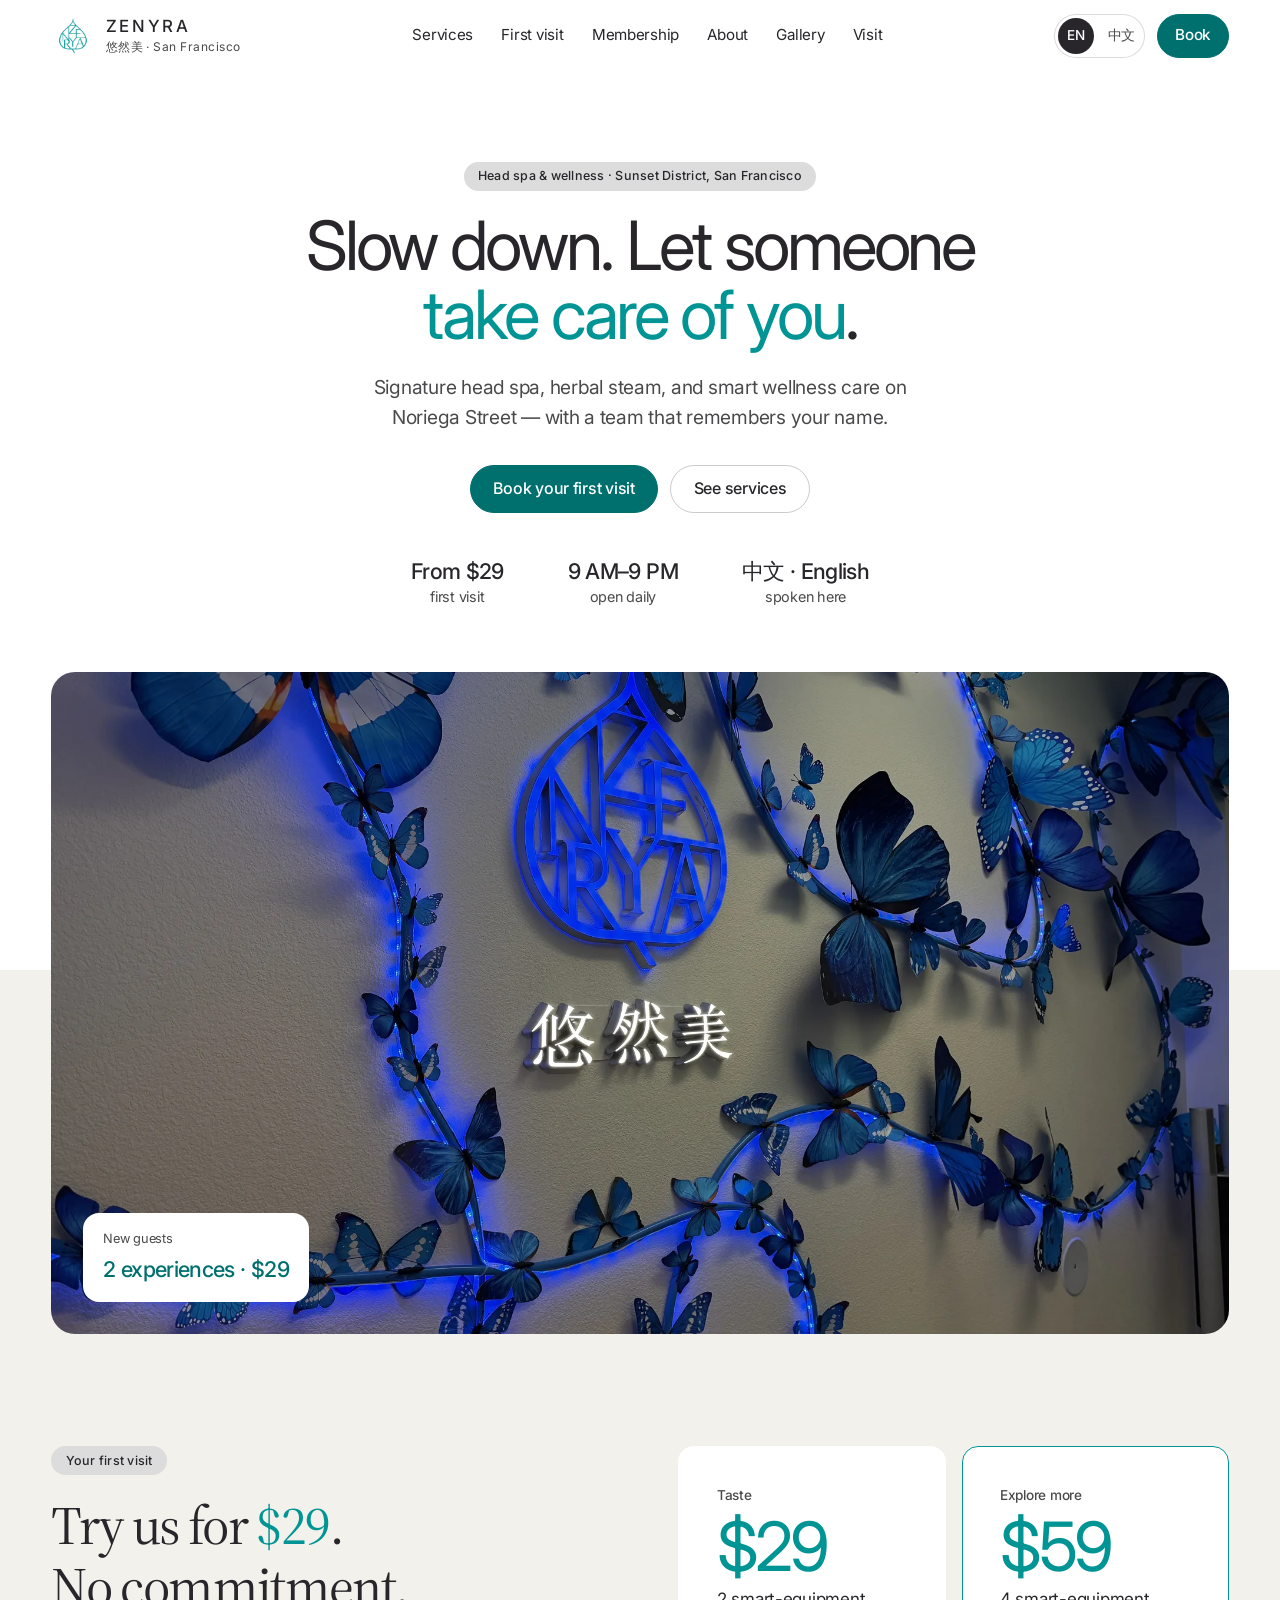
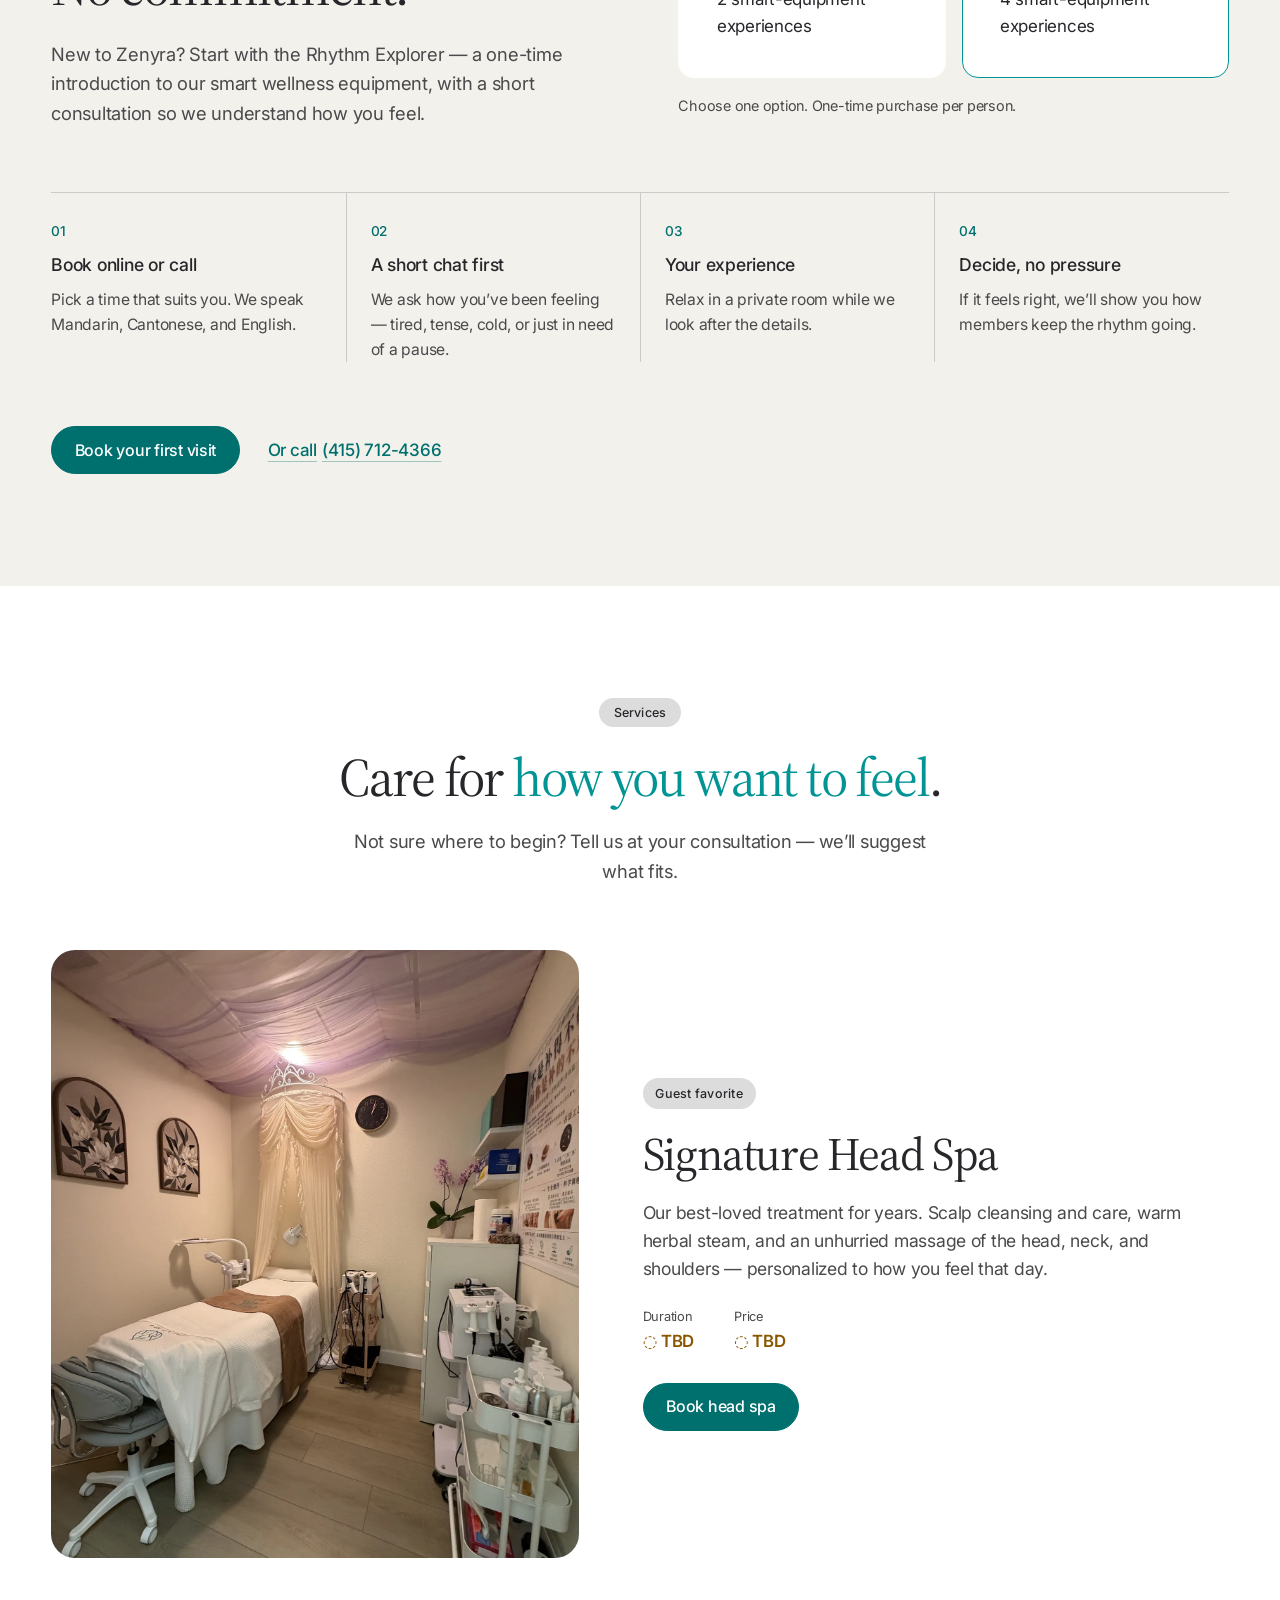
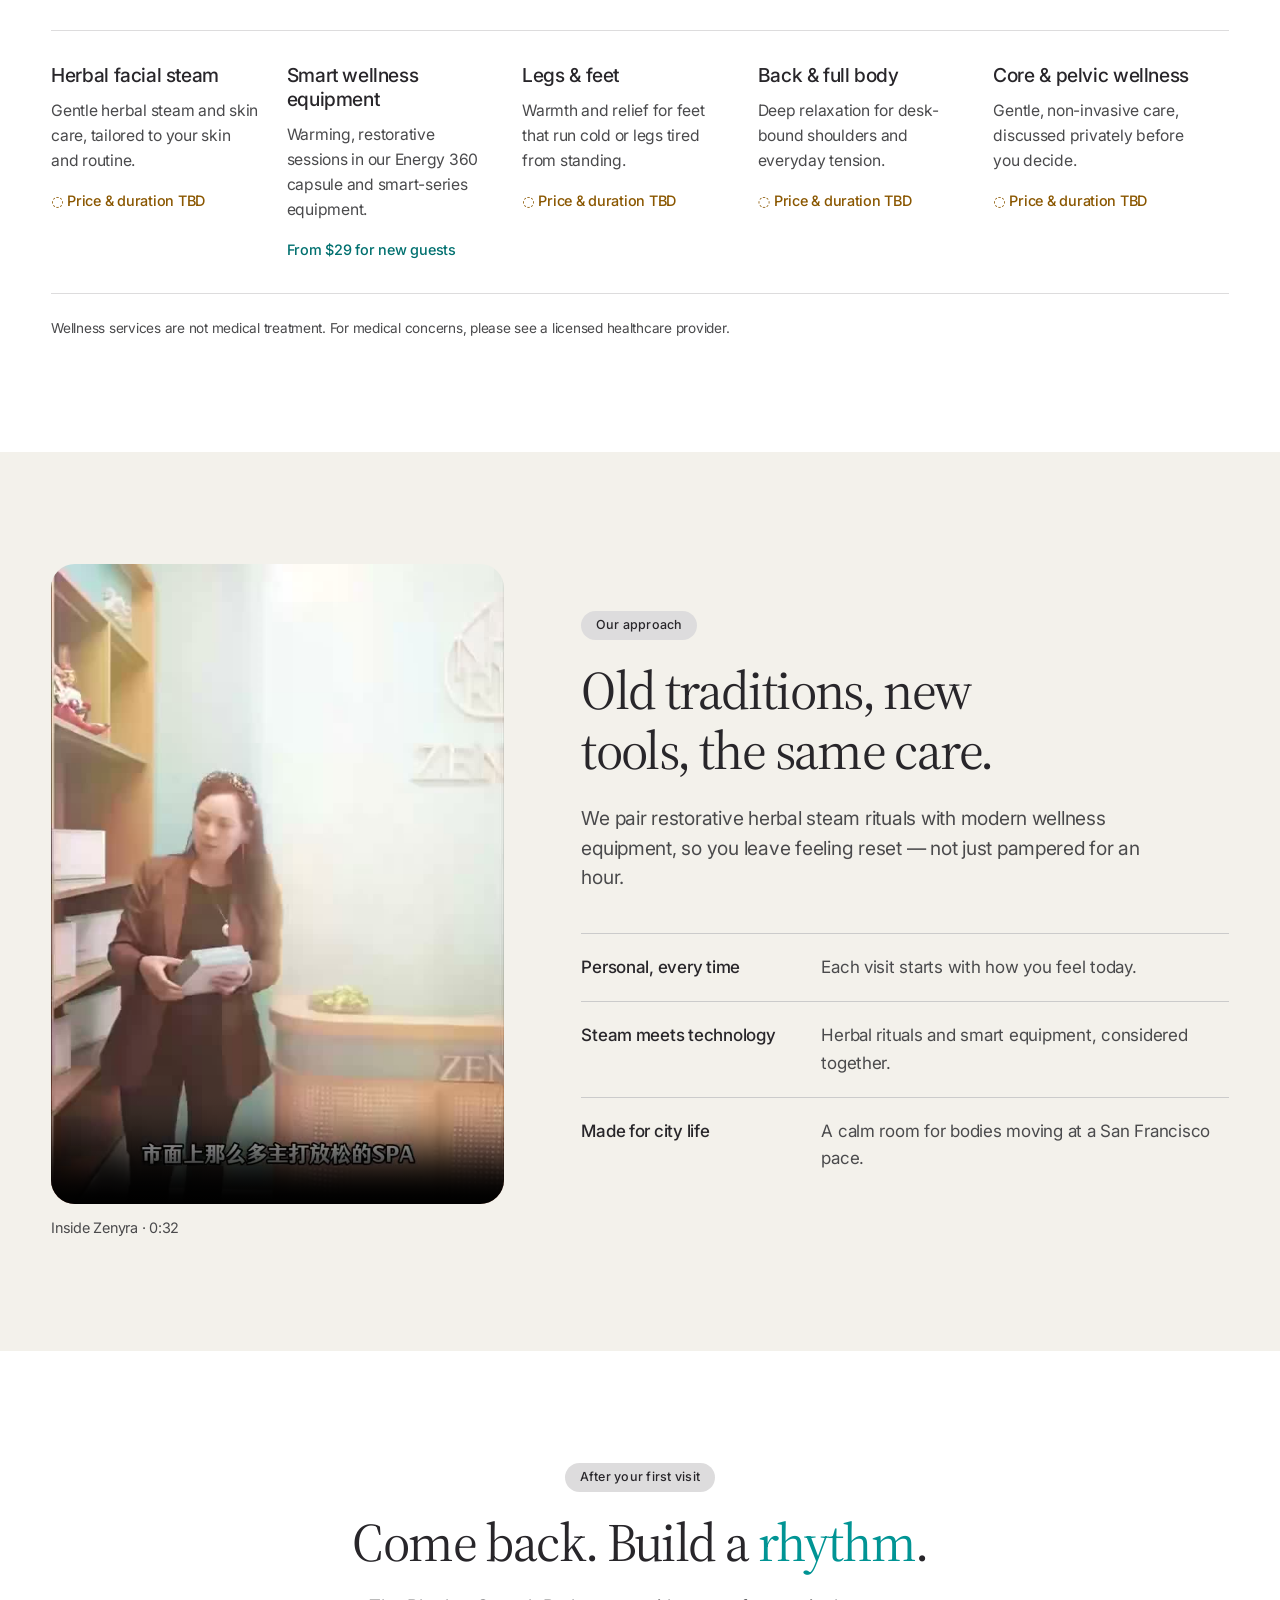
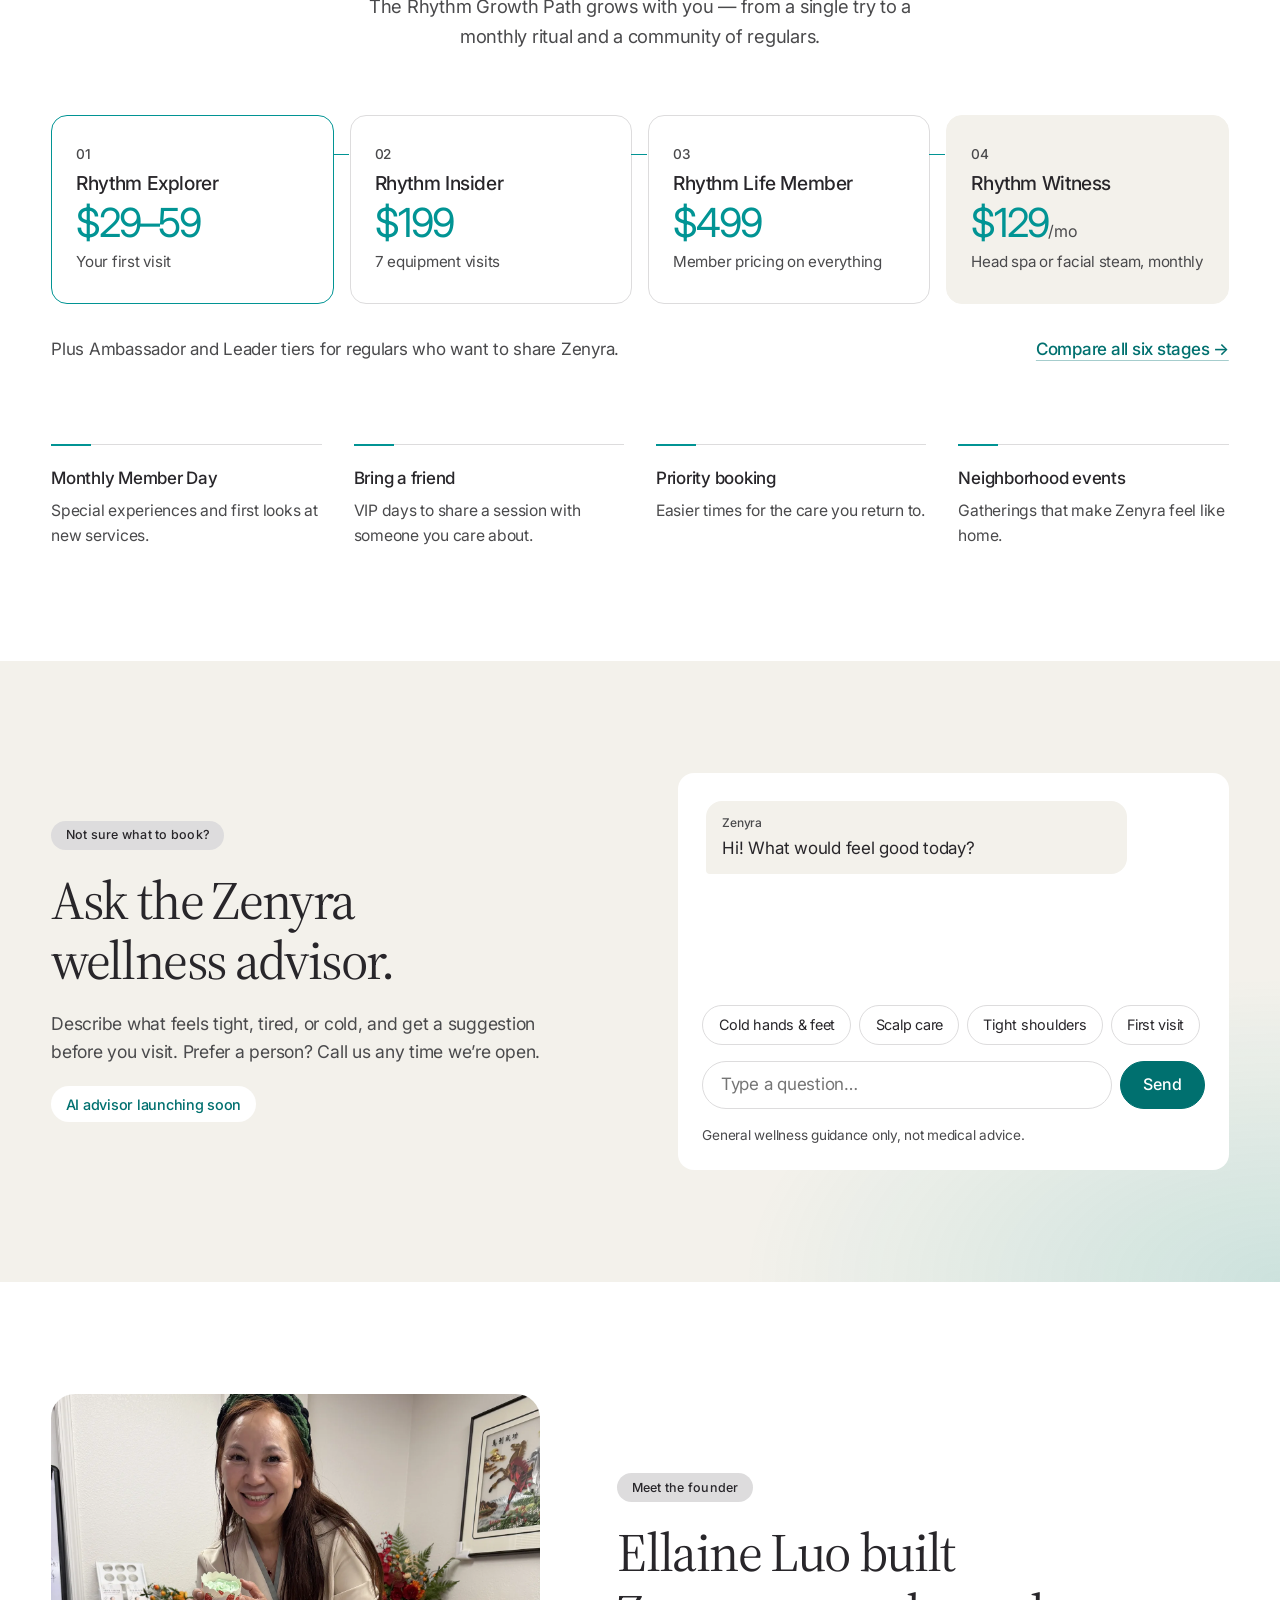
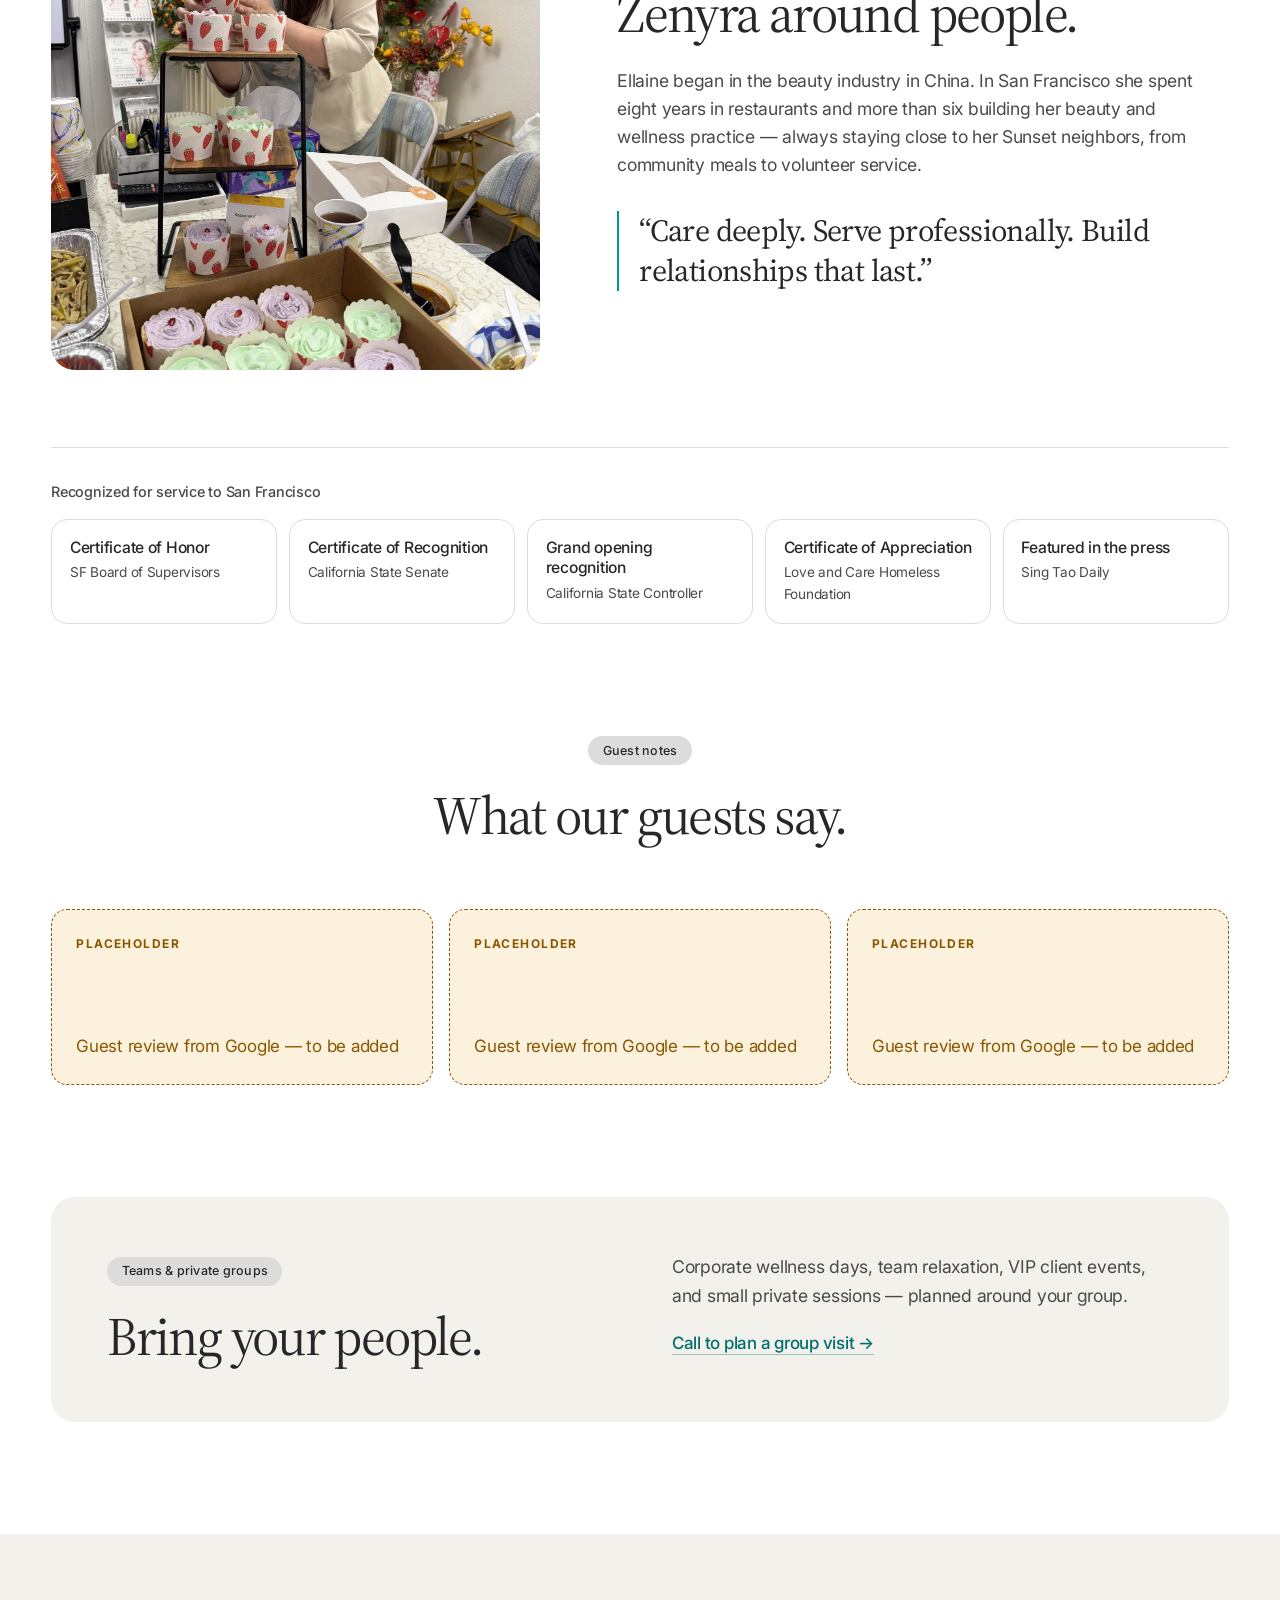
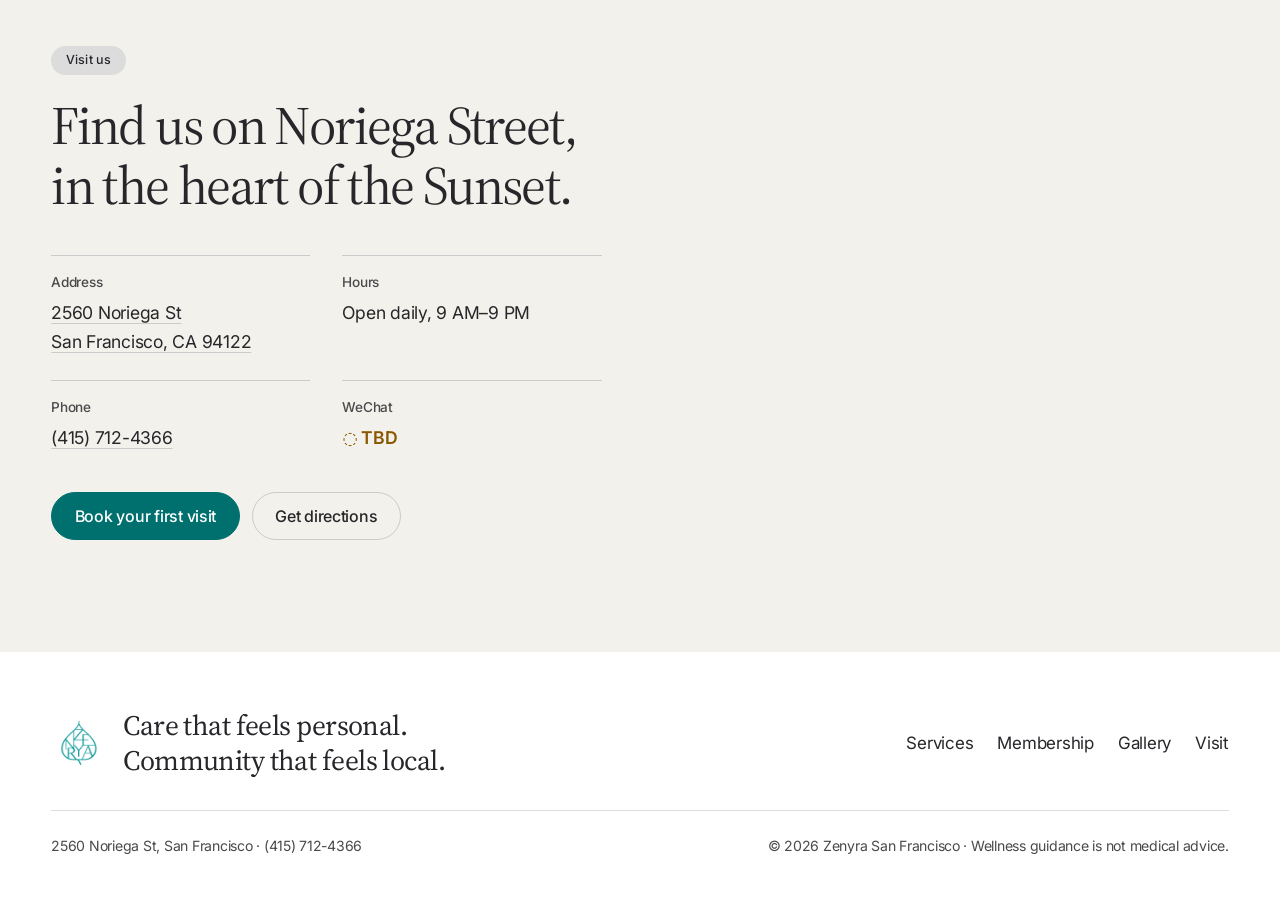
<file: index-old.html>
<!doctype html>
<html lang="en">
<head>
  <meta charset="utf-8">
  <!-- BACKUP · the home page before 2026-11-04. Not linked from the site; its links lead to the new home. -->
  <meta name="robots" content="noindex">
  <meta name="viewport" content="width=device-width, initial-scale=1">
  <title data-i18n="meta.homeTitle">Zenyra San Francisco — Head Spa &amp; Wellness in the Sunset</title>
  <meta name="description" data-i18n-content="meta.homeDescription" content="Zenyra (悠然美) is a head spa and wellness studio in San Francisco’s Sunset District. First visits from $29. Open daily 9 AM–9 PM.">
  <link rel="icon" href="assets/images/favicon.ico" sizes="any">
  <link rel="icon" type="image/png" sizes="32x32" href="assets/images/favicon-32.png">
  <link rel="apple-touch-icon" href="assets/images/apple-touch-icon.png">
  <link rel="preconnect" href="https://fonts.googleapis.com">
  <link rel="preconnect" href="https://fonts.gstatic.com" crossorigin>
  <link href="https://fonts.googleapis.com/css2?family=Inter:wght@400;500;600&family=Source+Serif+4:opsz,wght@8..60,400;8..60,500&family=Noto+Serif+SC:wght@500&display=swap" rel="stylesheet">
  <link rel="stylesheet" href="styles.css">
  <script src="i18n.js"></script>
  <script src="main.js" defer></script>
</head>
<body>
  <a class="skip-link" href="#main" data-i18n="common.skip">Skip to content</a>

  <header class="site-header">
    <a class="brand" href="index.html" aria-label="Zenyra San Francisco home">
      <img src="assets/images/zenyra-icon.png" alt="" width="44" height="44">
      <span class="brand-name">ZENYRA<small>悠然美 · San Francisco</small></span>
    </a>
    <nav class="site-nav" aria-label="Primary" data-i18n-aria="common.navLabel">
      <a href="#services" data-i18n="nav.services">Services</a>
      <a href="#first-visit" data-i18n="nav.firstVisit">First visit</a>
      <a href="index.html#membership" data-i18n="nav.membership">Membership</a>
      <a href="#about" data-i18n="nav.about">About</a>
      <a href="gallery.html" data-i18n="nav.gallery">Gallery</a>
      <a href="#visit" data-i18n="nav.visit">Visit</a>
    </nav>
    <div class="header-actions">
      <div class="lang-switch" role="group" aria-label="Language">
        <button type="button" data-lang-switch="en" lang="en">EN</button>
        <button type="button" data-lang-switch="zh" lang="zh-Hans">中文</button>
      </div>
      <a class="button button--small" href="https://zenyra-book.mase.cloud/" target="_blank" rel="noopener" data-book data-i18n="cta.bookShort">Book</a>
      <button class="menu-toggle" type="button" aria-expanded="false" aria-controls="mobile-nav" data-i18n="common.menu">Menu</button>
    </div>
    <nav class="mobile-nav" id="mobile-nav" aria-label="Mobile" hidden>
      <a href="#services" data-i18n="nav.services">Services</a>
      <a href="#first-visit" data-i18n="nav.firstVisit">First visit</a>
      <a href="index.html#membership" data-i18n="nav.membership">Membership</a>
      <a href="#about" data-i18n="nav.about">About</a>
      <a href="gallery.html" data-i18n="nav.gallery">Gallery</a>
      <a href="#visit" data-i18n="nav.visit">Visit</a>
      <a class="button" href="https://zenyra-book.mase.cloud/" target="_blank" rel="noopener" data-book data-i18n="cta.bookFirst">Book your first visit</a>
    </nav>
  </header>

  <main id="main">
    <!-- Hero -->
    <section class="hero">
      <div class="shell hero-copy">
        <p class="kicker" data-i18n="home.heroKicker">Head spa &amp; wellness · Sunset District, San Francisco</p>
        <h1 data-i18n="home.heroTitle" data-i18n-rich>Slow down. Let someone <span class="hl">take care of you</span>.</h1>
        <p class="lede" data-i18n="home.heroLede">Signature head spa, herbal steam, and smart wellness care on Noriega Street — with a team that remembers your name.</p>
        <div class="hero-actions">
          <a class="button" href="https://zenyra-book.mase.cloud/" target="_blank" rel="noopener" data-book data-i18n="cta.bookFirst">Book your first visit</a>
          <a class="button button--ghost" href="#services" data-i18n="cta.seeServices">See services</a>
        </div>
        <ul class="hero-facts">
          <li><strong data-i18n="home.factPriceValue">From $29</strong><span data-i18n="home.factPrice">first visit</span></li>
          <li><strong data-i18n="home.factHoursValue">9 AM–9 PM</strong><span data-i18n="home.factHours">open daily</span></li>
          <li><strong>中文 · English</strong><span data-i18n="home.factLang">spoken here</span></li>
        </ul>
      </div>
      <div class="hero-stage">
        <figure class="shell hero-media">
          <img src="assets/images/butterfly-feature-wall.webp" alt="Zenyra’s butterfly wall glowing blue around the 悠然美 sign" data-i18n-alt="home.heroAlt" width="2000" height="1500" fetchpriority="high">
          <figcaption class="hero-badge">
            <span data-i18n="home.badgeLabel">New guests</span>
            <strong data-i18n="home.badgeValue">2 experiences · $29</strong>
          </figcaption>
        </figure>
      </div>
    </section>

    <!-- First visit -->
    <section class="first-visit" id="first-visit" aria-labelledby="first-visit-title">
      <div class="shell first-visit-grid">
        <div class="first-visit-intro">
          <p class="kicker" data-i18n="home.fvKicker">Your first visit</p>
          <h2 id="first-visit-title" data-i18n="home.fvTitle" data-i18n-rich>Try us for <span class="hl">$29</span>. No commitment.</h2>
          <p data-i18n="home.fvBody">New to Zenyra? Start with the Rhythm Explorer — a one-time introduction to our smart wellness equipment, with a short consultation so we understand how you feel.</p>
        </div>
        <div class="offer-cards">
          <article class="offer-card">
            <p class="offer-label" data-i18n="home.offerA">Taste</p>
            <p class="offer-price">$29</p>
            <p data-i18n="home.offerADetail">2 smart-equipment experiences</p>
          </article>
          <article class="offer-card offer-card--accent">
            <p class="offer-label" data-i18n="home.offerB">Explore more</p>
            <p class="offer-price">$59</p>
            <p data-i18n="home.offerBDetail">4 smart-equipment experiences</p>
          </article>
          <p class="offer-rule" data-i18n="home.offerRule">Choose one option. One-time purchase per person.</p>
        </div>
        <ol class="visit-steps">
          <li><span>01</span><strong data-i18n="home.step1">Book online or call</strong><p data-i18n="home.step1Body">Pick a time that suits you. We speak Mandarin, Cantonese, and English.</p></li>
          <li><span>02</span><strong data-i18n="home.step2">A short chat first</strong><p data-i18n="home.step2Body">We ask how you’ve been feeling — tired, tense, cold, or just in need of a pause.</p></li>
          <li><span>03</span><strong data-i18n="home.step3">Your experience</strong><p data-i18n="home.step3Body">Relax in a private room while we look after the details.</p></li>
          <li><span>04</span><strong data-i18n="home.step4">Decide, no pressure</strong><p data-i18n="home.step4Body">If it feels right, we’ll show you how members keep the rhythm going.</p></li>
        </ol>
        <div class="first-visit-cta">
          <a class="button" href="https://zenyra-book.mase.cloud/" target="_blank" rel="noopener" data-book data-i18n="cta.bookFirst">Book your first visit</a>
          <a class="text-link" href="tel:+14157124366"><span data-i18n="cta.orCall">Or call</span> (415) 712-4366</a>
        </div>
      </div>
    </section>

    <!-- Services -->
    <section class="services shell" id="services" aria-labelledby="services-title">
      <header class="section-head">
        <p class="kicker" data-i18n="home.svcKicker">Services</p>
        <h2 id="services-title" data-i18n="home.svcTitle" data-i18n-rich>Care for <span class="hl">how you want to feel</span>.</h2>
        <p data-i18n="home.svcLede">Not sure where to begin? Tell us at your consultation — we’ll suggest what fits.</p>
      </header>

      <article class="signature">
        <figure>
          <img src="assets/images/treatment-room-soft.webp" alt="A softly lit private treatment room with a draped canopy" data-i18n-alt="home.sigAlt" width="1500" height="2000" loading="lazy">
        </figure>
        <div class="signature-copy">
          <p class="tag" data-i18n="home.sigTag">Guest favorite</p>
          <h3 data-i18n="home.sigTitle">Signature Head Spa</h3>
          <p data-i18n="home.sigBody">Our best-loved treatment for years. Scalp cleansing and care, warm herbal steam, and an unhurried massage of the head, neck, and shoulders — personalized to how you feel that day.</p>
          <dl class="meta-row">
            <div><dt data-i18n="common.duration">Duration</dt><dd class="placeholder-inline" data-i18n="common.tbd">TBD</dd></div>
            <div><dt data-i18n="common.price">Price</dt><dd class="placeholder-inline" data-i18n="common.tbd">TBD</dd></div>
          </dl>
          <a class="button" href="https://zenyra-book.mase.cloud/" target="_blank" rel="noopener" data-book data-i18n="cta.bookHeadSpa">Book head spa</a>
        </div>
      </article>

      <ul class="service-list">
        <li>
          <h3 data-i18n="home.svc1">Herbal facial steam</h3>
          <p data-i18n="home.svc1Body">Gentle herbal steam and skin care, tailored to your skin and routine.</p>
          <p class="service-meta placeholder-inline" data-i18n="home.svcMetaTbd">Price &amp; duration TBD</p>
        </li>
        <li>
          <h3 data-i18n="home.svc2">Smart wellness equipment</h3>
          <p data-i18n="home.svc2Body">Warming, restorative sessions in our Energy 360 capsule and smart-series equipment.</p>
          <p class="service-meta" data-i18n="home.svc2Meta">From $29 for new guests</p>
        </li>
        <li>
          <h3 data-i18n="home.svc3">Legs &amp; feet</h3>
          <p data-i18n="home.svc3Body">Warmth and relief for feet that run cold or legs tired from standing.</p>
          <p class="service-meta placeholder-inline" data-i18n="home.svcMetaTbd">Price &amp; duration TBD</p>
        </li>
        <li>
          <h3 data-i18n="home.svc4">Back &amp; full body</h3>
          <p data-i18n="home.svc4Body">Deep relaxation for desk-bound shoulders and everyday tension.</p>
          <p class="service-meta placeholder-inline" data-i18n="home.svcMetaTbd">Price &amp; duration TBD</p>
        </li>
        <li>
          <h3 data-i18n="home.svc5">Core &amp; pelvic wellness</h3>
          <p data-i18n="home.svc5Body">Gentle, non-invasive care, discussed privately before you decide.</p>
          <p class="service-meta placeholder-inline" data-i18n="home.svcMetaTbd">Price &amp; duration TBD</p>
        </li>
      </ul>
      <p class="fine-print" data-i18n="common.disclaimer">Wellness services are not medical treatment. For medical concerns, please see a licensed healthcare provider.</p>
    </section>

    <!-- Approach / video -->
    <section class="approach" aria-labelledby="approach-title">
      <div class="shell approach-grid">
        <figure class="approach-video">
          <video controls playsinline preload="none" poster="assets/images/sunset-wellness-video-poster.jpg" aria-label="Video introduction to Zenyra" data-i18n-aria="home.videoLabel">
            <source src="assets/video/sunset-story.mp4" type="video/mp4">
          </video>
          <figcaption data-i18n="home.videoCaption">Inside Zenyra · 0:32</figcaption>
        </figure>
        <div class="approach-copy">
          <p class="kicker" data-i18n="home.apKicker">Our approach</p>
          <h2 id="approach-title" data-i18n="home.apTitle">Old traditions, new tools, the same care.</h2>
          <p class="lede" data-i18n="home.apLede">We pair restorative herbal steam rituals with modern wellness equipment, so you leave feeling reset — not just pampered for an hour.</p>
          <ul class="approach-points">
            <li><strong data-i18n="home.ap1">Personal, every time</strong><span data-i18n="home.ap1Body">Each visit starts with how you feel today.</span></li>
            <li><strong data-i18n="home.ap2">Steam meets technology</strong><span data-i18n="home.ap2Body">Herbal rituals and smart equipment, considered together.</span></li>
            <li><strong data-i18n="home.ap3">Made for city life</strong><span data-i18n="home.ap3Body">A calm room for bodies moving at a San Francisco pace.</span></li>
          </ul>
        </div>
      </div>
    </section>

    <!-- Membership path -->
    <section class="path shell" aria-labelledby="path-title">
      <header class="section-head section-head--split">
        <div>
          <p class="kicker" data-i18n="home.pathKicker">After your first visit</p>
          <h2 id="path-title" data-i18n="home.pathTitle" data-i18n-rich>Come back. Build a <span class="hl">rhythm</span>.</h2>
        </div>
        <p data-i18n="home.pathLede">The Rhythm Growth Path grows with you — from a single try to a monthly ritual and a community of regulars.</p>
      </header>
      <ol class="path-steps">
        <li class="is-start"><span class="path-num">01</span><p class="path-name" data-i18n="tier.1.name">Rhythm Explorer</p><p class="path-price">$29–59</p><p data-i18n="tier.1.short">Your first visit</p></li>
        <li><span class="path-num">02</span><p class="path-name" data-i18n="tier.2.name">Rhythm Insider</p><p class="path-price">$199</p><p data-i18n="tier.2.short">7 equipment visits</p></li>
        <li><span class="path-num">03</span><p class="path-name" data-i18n="tier.3.name">Rhythm Life Member</p><p class="path-price">$499</p><p data-i18n="tier.3.short">Member pricing on everything</p></li>
        <li class="is-featured"><span class="path-num">04</span><p class="path-name" data-i18n="tier.4.name">Rhythm Witness</p><p class="path-price">$129<small data-i18n="common.perMonth">/mo</small></p><p data-i18n="tier.4.short">Head spa or facial steam, monthly</p></li>
      </ol>
      <div class="path-more">
        <p data-i18n="home.pathMore">Plus Ambassador and Leader tiers for regulars who want to share Zenyra.</p>
        <a class="text-link" href="index.html#membership" data-i18n="cta.compareTiers">Compare all six stages →</a>
      </div>
      <ul class="perks">
        <li><strong data-i18n="perk.1">Monthly Member Day</strong><span data-i18n="perk.1Body">Special experiences and first looks at new services.</span></li>
        <li><strong data-i18n="perk.2">Bring a friend</strong><span data-i18n="perk.2Body">VIP days to share a session with someone you care about.</span></li>
        <li><strong data-i18n="perk.3">Priority booking</strong><span data-i18n="perk.3Body">Easier times for the care you return to.</span></li>
        <li><strong data-i18n="perk.4">Neighborhood events</strong><span data-i18n="perk.4Body">Gatherings that make Zenyra feel like home.</span></li>
      </ul>
    </section>

    <!-- AI advisor (placeholder until backend is ready) -->
    <section class="advisor" id="advisor" aria-labelledby="advisor-title">
      <div class="shell advisor-grid">
        <div>
          <p class="kicker" data-i18n="home.advKicker">Not sure what to book?</p>
          <h2 id="advisor-title" data-i18n="home.advTitle">Ask the Zenyra wellness advisor.</h2>
          <p data-i18n="home.advBody">Describe what feels tight, tired, or cold, and get a suggestion before you visit. Prefer a person? Call us any time we’re open.</p>
          <p class="soon-pill" data-i18n="home.advSoon">AI advisor launching soon</p>
        </div>
        <div class="chat" data-advisor>
          <div class="chat-log" aria-live="polite" data-chat-log>
            <div class="msg msg--ai"><span class="msg-who" data-i18n="chat.who">Zenyra</span><p data-i18n="chat.greeting">Hi! What would feel good today?</p></div>
          </div>
          <div class="chips" role="group" aria-label="Example questions" data-i18n-aria="chat.examples">
            <button type="button" data-chat-q="chat.q1" data-i18n="chat.q1Label">Cold hands &amp; feet</button>
            <button type="button" data-chat-q="chat.q2" data-i18n="chat.q2Label">Scalp care</button>
            <button type="button" data-chat-q="chat.q3" data-i18n="chat.q3Label">Tight shoulders</button>
            <button type="button" data-chat-q="chat.q4" data-i18n="chat.q4Label">First visit</button>
          </div>
          <form class="chat-form" data-chat-form>
            <label class="visually-hidden" for="chat-input" data-i18n="chat.label">Your question</label>
            <input id="chat-input" name="q" autocomplete="off" required placeholder="Type a question…" data-i18n-placeholder="chat.placeholder">
            <button class="button" type="submit" data-i18n="chat.send">Send</button>
          </form>
          <p class="fine-print" data-i18n="chat.disclaimer">General wellness guidance only, not medical advice.</p>
        </div>
      </div>
    </section>

    <!-- Founder -->
    <section class="founder shell" id="about" aria-labelledby="founder-title">
      <figure class="founder-photo">
        <img src="assets/images/ellaine-community-host.webp" alt="Founder Ellaine Luo serving cupcakes at a Zenyra community event" data-i18n-alt="home.founderAlt" width="1500" height="2000" loading="lazy">
      </figure>
      <div class="founder-copy">
        <p class="kicker" data-i18n="home.founderKicker">Meet the founder</p>
        <h2 id="founder-title" data-i18n="home.founderTitle">Ellaine Luo built Zenyra around people.</h2>
        <p data-i18n="home.founderP1">Ellaine began in the beauty industry in China. In San Francisco she spent eight years in restaurants and more than six building her beauty and wellness practice — always staying close to her Sunset neighbors, from community meals to volunteer service.</p>
        <blockquote>
          <p data-i18n="home.founderQuote">“Care deeply. Serve professionally. Build relationships that last.”</p>
        </blockquote>
      </div>
      <div class="recognition">
        <p class="recognition-title" data-i18n="home.recTitle">Recognized for service to San Francisco</p>
        <ul class="recognition-list">
          <li><button type="button" data-lightbox="assets/images/certificate-of-honor.webp"><strong data-i18n="rec.1">Certificate of Honor</strong><span data-i18n="rec.1By">SF Board of Supervisors</span></button></li>
          <li><button type="button" data-lightbox="assets/images/state-senate-recognition.webp"><strong data-i18n="rec.2">Certificate of Recognition</strong><span data-i18n="rec.2By">California State Senate</span></button></li>
          <li><button type="button" data-lightbox="assets/images/civic-recognition.webp"><strong data-i18n="rec.3">Grand opening recognition</strong><span data-i18n="rec.3By">California State Controller</span></button></li>
          <li><button type="button" data-lightbox="assets/images/community-appreciation-elaine.webp"><strong data-i18n="rec.4">Certificate of Appreciation</strong><span data-i18n="rec.4By">Love and Care Homeless Foundation</span></button></li>
          <li><button type="button" data-lightbox="assets/images/sing-tao-coverage.webp"><strong data-i18n="rec.5">Featured in the press</strong><span data-i18n="rec.5By">Sing Tao Daily</span></button></li>
        </ul>
      </div>
    </section>

    <!-- Reviews (placeholder) -->
    <section class="reviews shell" aria-labelledby="reviews-title">
      <header class="section-head">
        <p class="kicker" data-i18n="home.revKicker">Guest notes</p>
        <h2 id="reviews-title" data-i18n="home.revTitle">What our guests say.</h2>
      </header>
      <div class="review-grid">
        <figure class="placeholder-block"><span data-i18n="common.placeholder">Placeholder</span><p data-i18n="home.revPlaceholder">Guest review from Google — to be added</p></figure>
        <figure class="placeholder-block"><span data-i18n="common.placeholder">Placeholder</span><p data-i18n="home.revPlaceholder">Guest review from Google — to be added</p></figure>
        <figure class="placeholder-block"><span data-i18n="common.placeholder">Placeholder</span><p data-i18n="home.revPlaceholder">Guest review from Google — to be added</p></figure>
      </div>
    </section>

    <!-- Groups -->
    <section class="groups shell" aria-labelledby="groups-title">
      <div>
        <p class="kicker" data-i18n="home.grpKicker">Teams &amp; private groups</p>
        <h2 id="groups-title" data-i18n="home.grpTitle">Bring your people.</h2>
      </div>
      <div>
        <p data-i18n="home.grpBody">Corporate wellness days, team relaxation, VIP client events, and small private sessions — planned around your group.</p>
        <a class="text-link" href="tel:+14157124366" data-i18n="cta.planGroup">Call to plan a group visit →</a>
      </div>
    </section>

    <!-- Visit -->
    <section class="visit" id="visit" aria-labelledby="visit-title">
      <div class="shell visit-grid">
        <div class="visit-copy">
          <p class="kicker" data-i18n="visit.kicker">Visit us</p>
          <h2 id="visit-title" data-i18n="visit.title">Find us on Noriega Street, in the heart of the Sunset.</h2>
          <dl class="visit-details">
            <div><dt data-i18n="visit.address">Address</dt><dd><a href="https://www.google.com/maps/search/?api=1&amp;query=2560+Noriega+St%2C+San+Francisco%2C+CA+94122" target="_blank" rel="noopener">2560 Noriega St<br>San Francisco, CA 94122</a></dd></div>
            <div><dt data-i18n="visit.hours">Hours</dt><dd data-i18n="visit.hoursValue">Open daily, 9 AM–9 PM</dd></div>
            <div><dt data-i18n="visit.phone">Phone</dt><dd><a href="tel:+14157124366">(415) 712-4366</a></dd></div>
            <div><dt>WeChat</dt><dd class="placeholder-inline" data-i18n="common.tbd">TBD</dd></div>
          </dl>
          <div class="visit-actions">
            <a class="button" href="https://zenyra-book.mase.cloud/" target="_blank" rel="noopener" data-book data-i18n="cta.bookFirst">Book your first visit</a>
            <a class="button button--ghost" href="https://www.google.com/maps/search/?api=1&amp;query=2560+Noriega+St%2C+San+Francisco%2C+CA+94122" target="_blank" rel="noopener" data-i18n="cta.directions">Get directions</a>
          </div>
        </div>
        <div class="visit-map">
          <iframe title="Map of Zenyra at 2560 Noriega St" data-i18n-title="visit.mapTitle" src="https://www.google.com/maps?q=2560+Noriega+St%2C+San+Francisco%2C+CA+94122&amp;output=embed" loading="lazy" referrerpolicy="no-referrer-when-downgrade"></iframe>
        </div>
      </div>
    </section>
  </main>

  <footer class="site-footer">
    <div class="shell footer-grid">
      <div class="footer-brand">
        <img src="assets/images/zenyra-icon.png" alt="" width="56" height="56">
        <p data-i18n="footer.line">Care that feels personal. Community that feels local.</p>
      </div>
      <nav class="footer-nav" aria-label="Footer" data-i18n-aria="common.footerNav">
        <a href="index.html#services" data-i18n="nav.services">Services</a>
        <a href="index.html#membership" data-i18n="nav.membership">Membership</a>
        <a href="gallery.html" data-i18n="nav.gallery">Gallery</a>
        <a href="index.html#visit" data-i18n="nav.visit">Visit</a>
      </nav>
      <p class="footer-meta"><span>2560 Noriega St, San Francisco · (415) 712-4366</span><span>© <span data-year></span> Zenyra San Francisco · <span data-i18n="footer.notMedical">Wellness guidance is not medical advice.</span></span></p>
    </div>
  </footer>

  <dialog class="lightbox" data-lightbox-dialog>
    <button class="lightbox-close" type="button" data-lightbox-close data-i18n="common.close">Close</button>
    <img src="assets/images/certificate-of-honor.webp" alt="" data-lightbox-img>
    <p data-lightbox-caption></p>
  </dialog>
</body>
</html>
</file>
<file: styles.css>
/* Zenyra San Francisco — shared styles for all pages.
   Hard brand rules: the logo and the primary teal (#019494, sampled from the logo).
   #019494 fails WCAG contrast for small text, so text and buttons use --teal-deep; the brand teal
   carries the logo, highlighted heading phrases, large price numerals, rules, and accents.

   System: a quiet, near-achromatic page — white canvas, cream bands, ink type — where teal is the
   only colour. Flat surfaces (no shadows): elevation comes from white-on-cream contrast. Pill buttons
   and badges, 16px cards, 24px images. Sans for UI and the hero; serif only for editorial headlines. */

:root {
  --teal: #019494;
  --teal-deep: #00706f;
  --teal-night: #0b4241;
  --teal-wash: rgb(1 148 148 / .16);
  --ink: #28262a;
  --ink-soft: #4a4a4c;
  --paper: #ffffff;
  --cream: #f3f1eb;
  --surface: #ffffff;
  --fog: #dddcdd;
  --line: #dddcdd;
  --line-strong: #cbcbcb;
  --sand: #d9c6a3;          /* warm drift colour behind the home hero and advisor; atmosphere only */
  --placeholder: #8a5700;
  --placeholder-bg: #fbf1dc;
  --focus: #1f5fd1;

  --font-sans: "Inter", "PingFang SC", "Noto Sans SC", "Microsoft YaHei", system-ui, sans-serif;
  --font-serif: "Source Serif 4", "Noto Serif SC", "Songti SC", Georgia, serif;
  --font-display: var(--font-serif);
  --font-body: var(--font-sans);

  --gutter: clamp(1rem, 4vw, 3.5rem);
  --content: 75rem;
  --section: clamp(4.5rem, 9vw, 7rem);
  --radius-sm: .25rem;
  --radius: 1rem;
  --radius-image: 1.5rem;
  --radius-pill: 100px;
  --header-h: 4.5rem;
  --ease: cubic-bezier(.22, 1, .36, 1);

  /* Elevation (DESIGN.md): the higher a surface sits, the more it matters right now. Warm ink-tinted, always
     offset down with a soft blur. Never on buttons, badges, or photographs in the flow. */
  --shadow-1: 0 1px 2px rgb(40 38 42 / .04), 0 6px 16px -8px rgb(40 38 42 / .10);
  --shadow-2: 0 2px 4px rgb(40 38 42 / .04), 0 18px 40px -16px rgb(40 38 42 / .18);
  --shadow-3: 0 4px 10px rgb(40 38 42 / .06), 0 32px 64px -20px rgb(40 38 42 / .26);
}

html[lang="zh-Hans"] {
  --font-sans: "PingFang SC", "Noto Sans SC", "Hiragino Sans GB", "Microsoft YaHei", "Inter", sans-serif;
  --font-serif: "Noto Serif SC", "Songti SC", "STSong", serif;
}

html.i18n-pending body { visibility: hidden; }

*, *::before, *::after { box-sizing: border-box; }
html { scroll-behavior: smooth; scroll-padding-top: calc(var(--header-h) + 1rem); -webkit-text-size-adjust: 100%; }
body { margin: 0; background: var(--paper); color: var(--ink); font: 400 1.0625rem/1.6 var(--font-body); letter-spacing: -.015em; overflow-x: clip; }
html[lang="zh-Hans"] body { letter-spacing: 0; line-height: 1.75; }
img, video, iframe { display: block; max-width: 100%; }
img { height: auto; }
button, input { font: inherit; color: inherit; letter-spacing: inherit; }
a { color: inherit; }
p, h1, h2, h3, figure, blockquote, dl, dd, ul, ol { margin: 0; }
ul, ol { padding: 0; list-style: none; }
[hidden] { display: none !important; }
:focus-visible { outline: 3px solid var(--focus); outline-offset: 3px; }
.visually-hidden { position: absolute; width: 1px; height: 1px; overflow: hidden; clip-path: inset(50%); white-space: nowrap; }

.shell { width: min(100% - 2 * var(--gutter), var(--content)); margin-inline: auto; }
.skip-link { position: fixed; top: .75rem; left: .75rem; z-index: 100; padding: .6rem 1rem; background: var(--ink); color: var(--paper); border-radius: var(--radius-pill); transform: translateY(-200%); }
.skip-link:focus { transform: none; }

/* Type — h1 is the sans display statement; h2 is the editorial serif; h3 is a sans card heading. */
h1, h2, h3 { font-weight: 400; text-wrap: balance; }
h1 { font-family: var(--font-sans); font-size: clamp(2.6rem, 5.6vw, 4.25rem); line-height: 1.02; letter-spacing: -.045em; }
h2 { font-family: var(--font-serif); font-size: clamp(2.1rem, 4.2vw, 3.4rem); line-height: 1.12; letter-spacing: -.03em; }
h3 { font-family: var(--font-sans); font-size: clamp(1.3rem, 1.8vw, 1.5rem); font-weight: 500; line-height: 1.25; letter-spacing: -.02em; }
html[lang="zh-Hans"] :is(h1, h2, h3) { font-weight: 500; letter-spacing: 0; line-height: 1.3; word-break: keep-all; overflow-wrap: anywhere; }
html[lang="zh-Hans"] h1 { font-weight: 600; }
/* One highlighted phrase per heading — teal as annotation. Headings are large text, so #019494 passes 3:1. */
.hl { color: var(--teal); }
.lede { font-size: clamp(1.1rem, 1.5vw, 1.2rem); line-height: 1.55; color: var(--ink-soft); max-width: 36rem; }
.kicker { width: fit-content; margin-bottom: 1.25rem; padding: .4rem .9rem; border-radius: var(--radius-pill); background: var(--fog); color: var(--ink); font-size: .78rem; font-weight: 500; line-height: 1.3; letter-spacing: .02em; }
html[lang="zh-Hans"] .kicker { font-size: .85rem; letter-spacing: .04em; }
.fine-print { font-size: .85rem; color: var(--ink-soft); }

/* Buttons & links — always pills. Teal-deep is the one filled colour on the page. */
.button { min-height: 3rem; padding: .75rem 1.4rem; display: inline-flex; align-items: center; justify-content: center; gap: .5rem; border: 1px solid var(--teal-deep); border-radius: var(--radius-pill); background: var(--teal-deep); color: var(--paper); font-weight: 500; font-size: 1rem; line-height: 1.2; text-decoration: none; cursor: pointer; transition: background-color 200ms var(--ease), border-color 200ms var(--ease), color 200ms var(--ease); }
.button:hover { background: var(--teal-night); border-color: var(--teal-night); }
.button--small { min-height: 2.6rem; padding: .55rem 1.1rem; font-size: .95rem; }
.button--ghost { background: transparent; border-color: var(--line-strong); color: var(--ink); }
.button--ghost:hover { background: var(--ghost-hover, var(--cream)); border-color: var(--ink-soft); color: var(--ink); }
/* A ghost button fills with the other surface on hover: white on cream bands, cream on white cards. */
:is(.host-begin, .host-path, .host-visit, .advisor-module, .cta-band, .groups) { --ghost-hover: var(--paper); }
:is(.begin-card, .tier, .am-card, .lightbox, .chat) { --ghost-hover: var(--cream); }
.text-link { display: inline-flex; align-items: center; column-gap: .3em; min-height: 2.75rem; color: var(--teal-deep); font-weight: 500; text-decoration: underline; text-decoration-color: color-mix(in srgb, currentColor 35%, transparent); text-underline-offset: .3em; }
.text-link:hover { text-decoration-color: currentColor; }

/* Placeholders: deliberately visible so unfinished content never ships unnoticed. */
.placeholder-inline { color: var(--placeholder); font-weight: 600; }
.placeholder-inline::before { content: "◌ "; }
.placeholder-block { min-height: 11rem; padding: 1.5rem; display: grid; align-content: space-between; gap: 1rem; border: 1.5px dashed var(--placeholder); border-radius: var(--radius); background: var(--placeholder-bg); color: var(--placeholder); }
.placeholder-block span { font-size: .75rem; font-weight: 700; letter-spacing: .12em; text-transform: uppercase; }

/* Header — white and flat at the top; once the page scrolls under it, it floats on a soft shadow. */
.site-header { position: sticky; top: 0; z-index: 50; min-height: var(--header-h); padding-inline: var(--gutter); display: flex; align-items: center; gap: 1.5rem; background: color-mix(in srgb, var(--paper) 92%, transparent); border-bottom: 1px solid transparent; backdrop-filter: blur(14px); transition: box-shadow 400ms var(--ease); }
.site-header.is-scrolled { box-shadow: var(--shadow-1); }
.brand { display: inline-flex; align-items: center; gap: .65rem; text-decoration: none; flex: none; }
.brand img { width: 2.75rem; height: 2.75rem; }
.brand-name { display: grid; font-family: "Inter", sans-serif; font-size: 1.05rem; font-weight: 500; line-height: 1; letter-spacing: .16em; color: var(--ink); }
.brand-name small { margin-top: .35rem; font-size: .75rem; font-weight: 400; letter-spacing: .04em; color: var(--ink-soft); }
.site-nav { margin-inline: auto; display: flex; gap: clamp(1rem, 2.2vw, 2rem); }
.site-nav a, .mobile-nav a { min-height: 2.75rem; display: inline-flex; align-items: center; font-size: .95rem; font-weight: 400; text-decoration: none; color: var(--ink); }
.site-nav a:hover { color: var(--teal-deep); }
.site-nav a[aria-current="page"] { font-weight: 500; box-shadow: inset 0 -2px var(--teal); }
.header-actions { margin-left: auto; display: flex; align-items: center; gap: .75rem; }
.site-nav + .header-actions { margin-left: 0; }
/* Header controls share one height, 2.75rem (44px): the switch, Book and Menu. The switch's outline is an inset
   shadow, so its buttons fill the full 44px as touch targets; a transparent border insets each fill 4px. */
.lang-switch { display: inline-flex; height: 2.75rem; border-radius: var(--radius-pill); box-shadow: inset 0 0 0 1px var(--line); }
.header-actions .button--small { min-height: 2.75rem; }
.lang-switch button { min-width: 2.75rem; height: 2.75rem; padding: 0 .35rem; border: .25rem solid transparent; background-clip: padding-box; border-radius: var(--radius-pill); background-color: transparent; font-size: .85rem; font-weight: 500; color: var(--ink-soft); cursor: pointer; }
.lang-switch button[aria-pressed="true"] { background-color: var(--ink); color: var(--paper); }
.menu-toggle { display: none; min-height: 2.75rem; padding: 0 1rem; border: 1px solid var(--line-strong); border-radius: var(--radius-pill); background: none; font-weight: 500; color: var(--ink); cursor: pointer; }
/* On phones the toggle is an icon (its label stays for screen readers): two lines that cross into a close mark. */
.menu-icon { display: none; position: relative; width: 1.125rem; height: .75rem; }
.menu-icon::before, .menu-icon::after { content: ""; position: absolute; left: 0; right: 0; height: 1.5px; border-radius: 1px; background: currentColor; transition: translate 300ms var(--ease), rotate 300ms var(--ease); }
.menu-icon::before { top: 0; }
.menu-icon::after { bottom: 0; }
.menu-toggle[aria-expanded="true"] .menu-icon::before { translate: 0 calc(.375rem - .75px); rotate: 45deg; }
.menu-toggle[aria-expanded="true"] .menu-icon::after { translate: 0 calc(-.375rem + .75px); rotate: -45deg; }
/* The header's Book button: the full label where there is room, the short one on phones. */
.label-short { display: none; }
.mobile-nav { position: absolute; inset: 100% 0 auto; padding: .5rem var(--gutter) 1.25rem; display: grid; background: var(--paper); border-top: 1px solid var(--line); box-shadow: var(--shadow-3); }
.mobile-nav a { min-height: 3rem; border-bottom: 1px solid var(--line); font-size: 1.05rem; }
.mobile-nav .button { margin-top: 1rem; border-bottom: 0; color: var(--paper); }

/* Hero — centred statement on white; the photo straddles the top of the cream band that carries on into First visit. */
.hero-copy { padding-block: clamp(3rem, 7vw, 6rem) clamp(2.5rem, 5vw, 4rem); display: grid; justify-items: center; text-align: center; }
.hero-copy h1 { max-width: 18ch; }
html[lang="zh-Hans"] h1 { font-size: clamp(2.2rem, 4.6vw, 3.75rem); }
html[lang="zh-Hans"] .hero-copy h1 { max-width: none; }
.hero-copy .lede { margin-top: 1.5rem; }
.hero-actions { margin-top: 2rem; display: flex; flex-wrap: wrap; justify-content: center; gap: .75rem; }
.hero-facts { margin-top: 2.75rem; display: flex; flex-wrap: wrap; justify-content: center; gap: 1rem clamp(2rem, 5vw, 4rem); }
.hero-facts li { display: grid; }
.hero-facts strong { font-size: 1.35rem; font-weight: 500; letter-spacing: -.03em; line-height: 1.3; }
.hero-facts span { font-size: .9rem; color: var(--ink-soft); }
.hero-stage { background: linear-gradient(var(--paper) 0 45%, var(--cream) 45%); }
.hero-media { position: relative; }
.hero-media img { width: 100%; aspect-ratio: 16 / 9; object-fit: cover; object-position: 50% 45%; border-radius: var(--radius-image); }
.hero-badge { position: absolute; left: clamp(1rem, 3vw, 2rem); bottom: clamp(1rem, 3vw, 2rem); padding: 1rem 1.25rem; display: grid; gap: .15rem; background: var(--surface); border-radius: var(--radius); }
.hero-badge span { font-size: .8rem; color: var(--ink-soft); }
.hero-badge strong { font-size: 1.35rem; font-weight: 500; letter-spacing: -.03em; color: var(--teal-deep); }

/* Section headings — centred editorial openers. */
.section-head { margin: 0 auto clamp(2.5rem, 5vw, 4rem); max-width: 46rem; display: grid; justify-items: center; text-align: center; }
.section-head > div { display: grid; justify-items: center; }
.section-head p:not(.kicker) { margin-top: 1.25rem; color: var(--ink-soft); font-size: 1.15rem; max-width: 36rem; }

/* First visit — cream band, white offer cards. */
.first-visit { padding-block: var(--section); background: var(--cream); }
.first-visit-grid { display: grid; grid-template-columns: minmax(0, 1fr) minmax(0, 1fr); gap: clamp(2.5rem, 5vw, 4.5rem) clamp(2rem, 6vw, 6rem); }
.first-visit-intro p:not(.kicker) { margin-top: 1.5rem; max-width: 34rem; color: var(--ink-soft); font-size: 1.15rem; }
.offer-cards { display: grid; grid-template-columns: 1fr 1fr; gap: 1rem; align-content: start; }
.offer-card { padding: clamp(1.5rem, 3vw, 2.5rem); display: grid; gap: .35rem; background: var(--surface); border-radius: var(--radius); }
.offer-card--accent { outline: 1px solid var(--teal); outline-offset: -1px; }
.offer-label { font-size: .85rem; font-weight: 500; color: var(--ink-soft); }
.offer-price { font-size: clamp(3rem, 6vw, 4.25rem); font-weight: 400; letter-spacing: -.05em; line-height: 1; color: var(--teal); }
.offer-rule { grid-column: 1 / -1; font-size: .9rem; color: var(--ink-soft); }
.visit-steps { grid-column: 1 / -1; display: grid; grid-template-columns: repeat(4, minmax(0, 1fr)); border-top: 1px solid var(--line-strong); }
.visit-steps li { padding: 1.75rem 1.5rem 0 0; display: grid; gap: .5rem; align-content: start; }
.visit-steps li + li { padding-left: 1.5rem; border-left: 1px solid var(--line-strong); }
.visit-steps span { font-size: .85rem; font-weight: 500; color: var(--teal-deep); }
.visit-steps strong { font-size: 1.1rem; font-weight: 500; }
.visit-steps p { color: var(--ink-soft); font-size: .98rem; }
.first-visit-cta { grid-column: 1 / -1; display: flex; flex-wrap: wrap; align-items: center; gap: 1rem 1.75rem; }

/* Services */
.services { padding-block: var(--section); }
.signature { display: grid; grid-template-columns: minmax(0, .9fr) minmax(0, 1fr); gap: clamp(2rem, 5vw, 5rem); align-items: center; padding-bottom: clamp(3rem, 6vw, 4.5rem); border-bottom: 1px solid var(--line); }
.signature img { width: 100%; aspect-ratio: 4 / 5; max-height: 38rem; object-fit: cover; border-radius: var(--radius-image); }
.signature-copy { display: grid; gap: 1.25rem; justify-items: start; }
.signature-copy h3 { font-family: var(--font-serif); font-size: clamp(2rem, 3.6vw, 3rem); font-weight: 400; line-height: 1.08; letter-spacing: -.03em; }
html[lang="zh-Hans"] .signature-copy h3 { font-weight: 500; letter-spacing: 0; }
.signature-copy > p:not(.tag) { color: var(--ink-soft); font-size: 1.1rem; max-width: 34rem; }
.tag { padding: .35rem .8rem; border-radius: var(--radius-pill); background: var(--fog); color: var(--ink); font-size: .78rem; font-weight: 500; letter-spacing: .02em; }
.meta-row { display: flex; gap: 2.5rem; padding-block: .25rem .5rem; }
.meta-row dt { font-size: .8rem; color: var(--ink-soft); }
.meta-row dd { font-size: 1.05rem; }
.service-list { display: grid; grid-template-columns: repeat(auto-fit, minmax(min(100%, 14rem), 1fr)); }
.service-list li { padding: 2rem 1.75rem 2rem 0; display: grid; gap: .65rem; align-content: start; border-bottom: 1px solid var(--line); }
.service-list h3 { font-size: 1.2rem; }
.service-list p { color: var(--ink-soft); font-size: .98rem; }
.service-list .service-meta { margin-top: .35rem; font-size: .9rem; font-weight: 500; color: var(--teal-deep); }
.service-list .service-meta.placeholder-inline { color: var(--placeholder); }
.services > .fine-print { margin-top: 1.5rem; }

/* Approach */
.approach { padding-block: var(--section); background: var(--cream); }
.approach-grid { display: grid; grid-template-columns: minmax(0, .7fr) minmax(0, 1fr); gap: clamp(2rem, 6vw, 6rem); align-items: center; }
.approach-video video { width: 100%; aspect-ratio: 9 / 16; max-height: 40rem; object-fit: cover; background: var(--ink); border-radius: var(--radius-image); }
.approach-video figcaption { margin-top: .75rem; font-size: .9rem; color: var(--ink-soft); }
.approach-copy .lede { margin-top: 1.5rem; }
.approach-points { margin-top: 2.5rem; display: grid; }
.approach-points li { padding-block: 1.25rem; display: grid; grid-template-columns: minmax(0, 13rem) minmax(0, 1fr); gap: .5rem 2rem; border-top: 1px solid var(--line-strong); }
.approach-points strong { font-weight: 500; }
.approach-points span { color: var(--ink-soft); }

/* Membership path */
.path { padding-block: var(--section); }
.path-steps { display: grid; grid-template-columns: repeat(4, minmax(0, 1fr)); gap: 1rem; }
.path-steps li { position: relative; padding: 1.75rem 1.5rem; display: grid; gap: .35rem; align-content: start; background: var(--surface); border: 1px solid var(--line); border-radius: var(--radius); }
.path-steps li:not(:last-child)::after { content: ""; position: absolute; top: 2.4rem; right: -1rem; width: 1rem; height: 1px; background: var(--teal); }
.path-num { font-size: .85rem; font-weight: 500; color: var(--ink-soft); }
.path-name { font-size: 1.2rem; font-weight: 500; letter-spacing: -.02em; line-height: 1.25; }
.path-price { font-size: 2.5rem; letter-spacing: -.05em; line-height: 1.1; color: var(--teal); }
.path-price small { font-size: 1rem; letter-spacing: -.015em; color: var(--ink-soft); }
.path-steps li > p:last-child { color: var(--ink-soft); font-size: .95rem; }
.path-steps .is-start { border-color: var(--teal); }
.path-steps .is-featured { background: var(--cream); border-color: var(--cream); }
.path-more { margin-top: 1.5rem; display: flex; flex-wrap: wrap; align-items: center; justify-content: space-between; gap: .5rem 2rem; color: var(--ink-soft); }
.perks { margin-top: clamp(3rem, 6vw, 4.5rem); display: grid; grid-template-columns: repeat(4, minmax(0, 1fr)); gap: 2rem; }
.perks li { position: relative; padding-top: 1.25rem; display: grid; gap: .4rem; align-content: start; border-top: 1px solid var(--line); }
.perks li::before { content: ""; position: absolute; top: -1px; left: 0; width: 2.5rem; height: 2px; background: var(--teal); }
.perks strong { font-weight: 500; }
.perks span { color: var(--ink-soft); font-size: .98rem; }

/* Advisor — cream band with a soft teal wash in the corner. */
.advisor { padding-block: var(--section); background: radial-gradient(ellipse 60% 70% at 100% 100%, var(--teal-wash), transparent 70%), var(--cream); }
.advisor-grid { display: grid; grid-template-columns: minmax(0, 1fr) minmax(0, 1fr); gap: clamp(2rem, 6vw, 6rem); align-items: center; }
.advisor-grid > div:first-child > p:not(.kicker) { margin-top: 1.25rem; color: var(--ink-soft); font-size: 1.1rem; max-width: 32rem; }
.advisor-grid .soon-pill { display: inline-block; padding: .4rem .9rem; border-radius: var(--radius-pill); background: var(--surface); color: var(--teal-deep) !important; font-size: .9rem !important; font-weight: 500; }
.chat { padding: 1.5rem; display: grid; gap: 1rem; background: var(--surface); border-radius: var(--radius); }
.chat-log { min-height: 12rem; max-height: 22rem; padding: .25rem; display: grid; align-content: start; gap: .75rem; overflow-y: auto; }
.msg { max-width: 85%; padding: .75rem 1rem; display: grid; gap: .2rem; border-radius: 1rem; }
.msg-who { font-size: .75rem; font-weight: 500; color: var(--ink-soft); }
.msg--ai { background: var(--cream); border-bottom-left-radius: var(--radius-sm); }
.msg--user { justify-self: end; background: var(--teal-deep); color: var(--paper); border-bottom-right-radius: var(--radius-sm); }
.msg--user .msg-who { color: rgb(255 255 255 / .8); }
.chips { display: flex; flex-wrap: wrap; gap: .5rem; }
.chips button { min-height: 2.5rem; padding: 0 .95rem; border: 1px solid var(--line); border-radius: var(--radius-pill); background: none; font-size: .9rem; cursor: pointer; }
.chips button:hover { border-color: var(--teal-deep); color: var(--teal-deep); }
.chat-form { display: flex; gap: .5rem; }
.chat-form input { flex: 1; min-width: 0; min-height: 3rem; padding: 0 1.1rem; border: 1px solid var(--line); border-radius: var(--radius-pill); background: var(--paper); }
.chat-form input:focus-visible { outline-offset: 0; }

/* Founder */
.founder { padding-block: var(--section); display: grid; grid-template-columns: minmax(0, .8fr) minmax(0, 1fr); gap: clamp(2rem, 6vw, 6rem); align-items: center; }
.founder-photo img { width: 100%; aspect-ratio: 4 / 5; max-height: 36rem; object-fit: cover; object-position: 30% 30%; border-radius: var(--radius-image); }
.founder-copy > p:not(.kicker) { margin-top: 1.5rem; color: var(--ink-soft); font-size: 1.1rem; max-width: 36rem; }
.founder-copy blockquote { margin-top: 2rem; padding-left: 1.25rem; border-left: 2px solid var(--teal); font-family: var(--font-serif); font-size: clamp(1.5rem, 2.4vw, 2rem); line-height: 1.3; letter-spacing: -.02em; }
html[lang="zh-Hans"] .founder-copy blockquote { letter-spacing: 0; }
.recognition { grid-column: 1 / -1; padding-top: 2rem; border-top: 1px solid var(--line); }
.recognition-title { margin-bottom: 1rem; font-size: .9rem; font-weight: 500; color: var(--ink-soft); }
.recognition-list { display: grid; grid-template-columns: repeat(5, minmax(0, 1fr)); gap: .75rem; }
.recognition-list button { width: 100%; height: 100%; padding: 1.1rem; display: grid; gap: .25rem; align-content: start; text-align: left; border: 1px solid var(--line); border-radius: var(--radius); background: var(--surface); cursor: zoom-in; transition: border-color 200ms var(--ease), background-color 200ms var(--ease); }
.recognition-list button:hover { border-color: var(--teal); }
.recognition-list strong { font-weight: 500; font-size: .98rem; line-height: 1.3; }
.recognition-list span { font-size: .85rem; color: var(--ink-soft); }

/* Reviews & groups */
.reviews { padding-bottom: var(--section); }
.review-grid { display: grid; grid-template-columns: repeat(3, minmax(0, 1fr)); gap: 1rem; }
.groups { margin-bottom: var(--section); padding: clamp(2rem, 5vw, 3.5rem); display: grid; grid-template-columns: minmax(0, 1fr) minmax(0, 1fr); gap: 1.5rem 4rem; align-items: end; background: var(--cream); border-radius: var(--radius-image); }
.groups p:not(.kicker) { color: var(--ink-soft); font-size: 1.1rem; }
.groups .text-link { margin-top: .75rem; }

/* Visit */
.visit { padding-block: var(--section); background: var(--cream); }
.visit-grid { display: grid; grid-template-columns: minmax(0, 1fr) minmax(0, 1fr); gap: clamp(2.5rem, 6vw, 6rem); align-items: stretch; }
.visit-details { margin-top: 2.5rem; display: grid; grid-template-columns: repeat(2, minmax(0, 1fr)); gap: 1.5rem 2rem; }
.visit-details div { padding-top: 1rem; border-top: 1px solid var(--line-strong); }
.visit-details dt { font-size: .85rem; font-weight: 500; color: var(--ink-soft); }
.visit-details dd { margin-top: .35rem; font-size: 1.1rem; }
.visit-details a { text-decoration-color: var(--line-strong); text-underline-offset: .25em; }
.visit-details a:hover { text-decoration-color: currentColor; }
.visit-actions { margin-top: 2.5rem; display: flex; flex-wrap: wrap; gap: .75rem; }
.visit-map iframe { width: 100%; height: 100%; min-height: 24rem; border: 0; border-radius: var(--radius-image); filter: saturate(.6); }

/* Footer */
.site-footer { padding-block: 3.5rem; background: var(--paper); }
.footer-grid { display: grid; grid-template-columns: minmax(0, 1fr) auto; gap: 2rem; align-items: center; }
.footer-brand { display: flex; align-items: center; gap: 1rem; }
.footer-brand img { width: 3.5rem; height: 3.5rem; }
.footer-brand p { font-family: var(--font-serif); font-size: clamp(1.3rem, 2.4vw, 1.75rem); line-height: 1.25; letter-spacing: -.02em; max-width: 24ch; }
html[lang="zh-Hans"] .footer-brand p { letter-spacing: 0; }
.footer-nav { display: flex; flex-wrap: wrap; gap: .25rem 1.5rem; }
.footer-nav a { min-height: 2.75rem; display: inline-flex; align-items: center; text-decoration: none; color: var(--ink); }
.footer-nav a:hover { color: var(--teal-deep); }
.footer-meta { grid-column: 1 / -1; padding-top: 1.5rem; display: flex; flex-wrap: wrap; justify-content: space-between; gap: .5rem 2rem; border-top: 1px solid var(--line); font-size: .88rem; color: var(--ink-soft); }

/* Lightbox */
.lightbox { width: min(92vw, 60rem); max-height: 92vh; padding: 1rem; border: 0; border-radius: var(--radius); background: var(--surface); box-shadow: var(--shadow-3); }
.lightbox::backdrop { background: rgb(40 38 42 / .8); }
.lightbox img { width: 100%; max-height: 74vh; object-fit: contain; }
.lightbox p { margin-top: .75rem; color: var(--ink-soft); }
.lightbox-close { display: block; margin: 0 0 .75rem auto; min-height: 2.75rem; padding: 0 1.1rem; border: 1px solid var(--line-strong); border-radius: var(--radius-pill); background: none; font-weight: 500; cursor: pointer; }

/* Inner pages — centred hero statement. */
.page-hero { padding-block: clamp(3rem, 7vw, 6rem) clamp(2.5rem, 5vw, 4rem); display: grid; justify-items: center; gap: 1.5rem; text-align: center; }
.page-hero > div { display: grid; justify-items: center; }
.page-hero .lede { margin-inline: auto; }
.page-hero .button { margin-top: 1.75rem; }

/* Membership tiers */
.tiers { padding-block: clamp(1rem, 3vw, 2rem) var(--section); display: grid; gap: clamp(3rem, 6vw, 4.5rem); }
.tier-group { display: grid; grid-template-columns: minmax(0, .6fr) minmax(0, 1fr) minmax(0, 1fr); gap: 1rem; }
.tier-group-head { padding-right: 2rem; }
.tier-group-step { font-family: var(--font-serif); font-size: 1.75rem; line-height: 1.2; letter-spacing: -.02em; }
html[lang="zh-Hans"] .tier-group-step { letter-spacing: 0; }
.tier-group-head p:not(.tier-group-step) { margin-top: .5rem; color: var(--ink-soft); }
.tier { position: relative; padding: clamp(1.5rem, 3vw, 2.5rem); display: grid; gap: 1rem; align-content: start; justify-items: start; background: var(--surface); border: 1px solid var(--line); border-radius: var(--radius); }
.tier h2 { font-family: var(--font-sans); font-size: clamp(1.4rem, 2vw, 1.6rem); font-weight: 500; letter-spacing: -.025em; }
html[lang="zh-Hans"] .tier h2 { letter-spacing: 0; }
.tier-num { font-size: .85rem; font-weight: 500; color: var(--ink-soft); }
.tier-prices { display: grid; gap: .75rem; }
.tier-prices p { display: grid; }
.tier-prices strong { font-size: clamp(2.4rem, 4vw, 3rem); font-weight: 400; letter-spacing: -.05em; line-height: 1.05; color: var(--teal); }
.tier-prices span { color: var(--ink-soft); }
.tier > p:not(.tier-num, .tier-flag, .placeholder-inline) { color: var(--ink-soft); font-size: .98rem; }
.tier .tier-rule { padding-top: .75rem; border-top: 1px solid var(--line); width: 100%; font-size: .9rem !important; }
.tier .button { margin-top: .25rem; }
.tier--start { border-color: var(--teal); }
.tier--featured { background: var(--cream); border-color: var(--cream); }
.tier--featured .tier-rule { border-color: var(--line-strong); }
.tier-flag { position: absolute; top: 1.25rem; right: 1.25rem; padding: .3rem .75rem; border-radius: var(--radius-pill); background: var(--teal-deep); color: var(--paper); font-size: .78rem; font-weight: 500; letter-spacing: .02em; }

.equipment { padding-block: var(--section); background: var(--cream); }
.equipment-grid { display: grid; grid-template-columns: minmax(0, 1.2fr) minmax(0, 1fr); gap: clamp(2rem, 6vw, 5rem); align-items: center; }
.equipment-video video { width: 100%; aspect-ratio: 16 / 9; object-fit: cover; background: var(--ink); border-radius: var(--radius-image); }
.equipment-grid p:not(.kicker) { margin-top: 1.25rem; color: var(--ink-soft); font-size: 1.1rem; }
.perks-section { padding-block: var(--section) 0; }
.perks-section .perks { margin-top: 0; }

.faq { padding-block: var(--section); }
.faq-list { margin-inline: auto; border-top: 1px solid var(--line); max-width: 52rem; }
.faq details { border-bottom: 1px solid var(--line); }
.faq summary { min-height: 3.75rem; padding: 1rem 2.5rem 1rem 0; position: relative; display: flex; align-items: center; font-size: 1.15rem; font-weight: 500; letter-spacing: -.02em; cursor: pointer; list-style: none; }
.faq summary::-webkit-details-marker { display: none; }
.faq summary::after { content: "+"; position: absolute; right: .25rem; font-size: 1.5rem; font-weight: 300; color: var(--teal-deep); transition: transform 200ms var(--ease); }
.faq details[open] summary::after { transform: rotate(45deg); }
.faq details p { padding-bottom: 1.25rem; color: var(--ink-soft); max-width: 44rem; }
.faq-more { margin-top: 1.75rem; text-align: center; color: var(--ink-soft); }
.faq-more a { color: var(--teal-deep); font-weight: 500; }

/* Gallery */
.filters { padding-block: 0 2rem; display: flex; flex-wrap: wrap; justify-content: center; gap: .5rem; }
.filters button { min-height: 2.75rem; padding: 0 1.15rem; border: 1px solid var(--line); border-radius: var(--radius-pill); background: none; font-weight: 500; cursor: pointer; }
.filters button:hover { border-color: var(--line-strong); background: var(--cream); }
.filters button[aria-pressed="true"] { background: var(--ink); border-color: var(--ink); color: var(--paper); }
.gallery { display: grid; grid-template-columns: repeat(3, minmax(0, 1fr)); grid-auto-rows: 15rem; grid-auto-flow: dense; gap: 1rem; }
.g-item { display: grid; grid-template-rows: minmax(0, 1fr) auto; gap: .5rem; }
.g-item--tall { grid-row: span 2; }
.g-item--wide { grid-column: span 2; }
.g-item button { padding: 0; border: 0; background: none; overflow: hidden; border-radius: var(--radius-image); cursor: zoom-in; }
.g-item img, .g-item video { width: 100%; height: 100%; object-fit: cover; border-radius: var(--radius-image); transition: transform 500ms var(--ease); }
.g-item video { background: var(--ink); }
.g-item button:hover img { transform: scale(1.03); }
.g-item figcaption { font-size: .9rem; color: var(--ink-soft); }
.cta-band { margin-block: var(--section); padding: clamp(2.5rem, 6vw, 4.5rem); display: grid; justify-items: center; gap: 1.75rem; text-align: center; background: radial-gradient(ellipse 50% 80% at 100% 100%, var(--teal-wash), transparent 70%), var(--cream); border-radius: var(--radius-image); }

/* Responsive */
@media (max-width: 68rem) {
  .site-nav { display: none; }
  .menu-toggle { display: inline-flex; align-items: center; }
  .recognition-list { grid-template-columns: repeat(3, minmax(0, 1fr)); }
  .tier-group { grid-template-columns: minmax(0, 1fr) minmax(0, 1fr); }
  .tier-group-head { grid-column: 1 / -1; padding-right: 0; }
  .path-steps, .perks { grid-template-columns: repeat(2, minmax(0, 1fr)); }
  .path-steps li::after { display: none; }
}

@media (max-width: 52rem) {
  :root { --header-h: 4rem; }
  .first-visit-grid, .signature, .approach-grid, .advisor-grid, .founder, .visit-grid, .groups, .equipment-grid, .footer-grid { grid-template-columns: minmax(0, 1fr); }
  .hero-media img { aspect-ratio: 4 / 3; }
  .visit-steps { grid-template-columns: repeat(2, minmax(0, 1fr)); }
  .visit-steps li:nth-child(odd) { padding-left: 0; border-left: 0; }
  .visit-steps li:nth-child(n + 3) { padding-top: 1.5rem; }
  .signature img { aspect-ratio: 4 / 3; }
  .approach-video { max-width: 22rem; }
  .founder-photo img { aspect-ratio: 1; }
  .review-grid { grid-template-columns: minmax(0, 1fr); }
  .gallery { grid-template-columns: repeat(2, minmax(0, 1fr)); grid-auto-rows: 11rem; }
  .visit-map iframe { min-height: 18rem; }
}

@media (max-width: 36rem) {
  .brand-name small { display: none; }
  .brand img { width: 2.4rem; height: 2.4rem; }
  .brand { min-width: 2.75rem; min-height: 2.75rem; justify-content: center; } /* 44px target around the smaller mark */
  .site-header { gap: .75rem; }
  .header-actions { margin-left: auto !important; gap: .4rem; }
  /* Book stays in the sticky header on phones (DESIGN.md: always reachable); Menu becomes an icon to make room. */
  .header-actions .button--small { min-height: 2.75rem; padding-inline: .95rem; white-space: nowrap; }
  .header-actions .label-long { display: none; }
  .header-actions .label-short { display: inline; }
  .menu-toggle { width: 2.75rem; padding: 0; justify-content: center; }
  .menu-icon { display: block; }
  .menu-label { position: absolute; width: 1px; height: 1px; overflow: hidden; clip-path: inset(50%); white-space: nowrap; }
  .footer-nav { display: grid; grid-template-columns: repeat(3, auto); justify-content: start; }
  .lang-switch button { padding: 0 .15rem; }
  .offer-cards, .visit-steps, .path-steps, .perks, .recognition-list, .tier-group, .visit-details { grid-template-columns: minmax(0, 1fr); }
  .visit-steps li { padding: 1.25rem 0 0 !important; border-left: 0 !important; }
  .approach-points li { grid-template-columns: minmax(0, 1fr); }
  .hero-actions .button, .first-visit-cta .button, .visit-actions .button { width: 100%; }
  .hero-badge { position: static; margin-top: .75rem; }
  .gallery { grid-template-columns: minmax(0, 1fr); grid-auto-rows: 15rem; }
  .g-item--wide { grid-column: auto; }
  .chat-form .button { padding-inline: 1rem; }
}

/* The narrowest phones keep the logo and drop the wordmark beside it, so Book and Menu still fit. */
@media (max-width: 24rem) { .brand-name { display: none; } }

@media (prefers-reduced-motion: reduce) {
  html { scroll-behavior: auto; }
  *, *::before, *::after { transition-duration: .01ms !important; }
}

/* Membership: joining is a call or a visit, not an online sign-up (client's request, 2026-11-04). */
.join-note { margin-top: 1.25rem; font-weight: 500; color: var(--ink); }
.join-actions { margin-top: 1.5rem; display: flex; flex-wrap: wrap; gap: .75rem; }
@media (max-width: 36rem) { .join-actions { display: grid; } }

/* ---------- State changes that used to snap (polish pass, 2026-11-04) ----------
   Shared by every page. Each one explains a change of state; nothing here runs on its own.
   With reduced motion the global rule above cuts transitions to nothing and the animations below are off. */

/* Language switch: one ink pill slides to the language you chose (main.js writes --lang-x / --lang-w and adds
   .is-sliding once it has measured; without script the pressed button keeps its own fill). */
.lang-switch { position: relative; isolation: isolate; }
.lang-switch button { transition: color 300ms var(--ease); }
.lang-switch.is-sliding::before {
  content: ""; position: absolute; z-index: -1; top: .25rem; bottom: .25rem; left: .25rem;
  width: calc(var(--lang-w, 0px) - .5rem); translate: var(--lang-x, 0) 0;
  border-radius: var(--radius-pill); background: var(--ink); pointer-events: none;
}
.lang-switch.is-ready::before { transition: translate 480ms var(--ease), width 480ms var(--ease); }
.lang-switch.is-sliding button[aria-pressed="true"] { background: none; }
.lang-switch button:not([aria-pressed="true"]):hover { color: var(--ink); }

/* ...and the page re-reads itself in the new language: the old words let go, the new ones come into focus
   (a View Transition started in i18n.js; the switch itself is left out so its pill can slide live). */
@keyframes lang-let-go { to { opacity: 0; } }
@keyframes lang-focus { from { opacity: 0; filter: blur(3px); } }
html.lang-swap::view-transition-old(root) { animation: lang-let-go 200ms var(--ease) both; }
html.lang-swap::view-transition-new(root) { animation: lang-focus 520ms var(--ease) 60ms both; }
html.lang-swap .lang-switch { view-transition-name: lang-switch; }
html.lang-swap::view-transition-old(lang-switch) { display: none; }
html.lang-swap::view-transition-new(lang-switch) { animation: none; }
html.lang-swap::view-transition-group(lang-switch) { animation: none; }

/* Lightbox: the print is set down in front of the page, which recedes and softens behind it; closing is quicker. */
.lightbox {
  opacity: 1; scale: 1;
  transition: opacity 320ms var(--ease), scale 520ms var(--ease), overlay 520ms allow-discrete, display 520ms allow-discrete;
}
.lightbox:not([open]) { opacity: 0; scale: .97; transition-duration: 180ms; }
@starting-style { .lightbox[open] { opacity: 0; scale: .94; } }
.lightbox::backdrop {
  backdrop-filter: blur(4px);
  transition: background-color 420ms var(--ease), backdrop-filter 420ms var(--ease), overlay 420ms allow-discrete, display 420ms allow-discrete;
}
.lightbox:not([open])::backdrop { background-color: rgb(40 38 42 / 0); backdrop-filter: blur(0); transition-duration: 180ms; }
@starting-style { .lightbox[open]::backdrop { background-color: rgb(40 38 42 / 0); backdrop-filter: blur(0); } }
.lightbox-close { transition: background-color 200ms var(--ease), border-color 200ms var(--ease); }
.lightbox-close:hover { background: var(--cream); border-color: var(--ink-soft); }

/* Mobile menu: it unrolls from under the header and the links settle in, a beat apart. */
@keyframes menu-unroll { from { clip-path: inset(0 0 100% 0); } to { clip-path: inset(0 0 0 0); } }
@keyframes menu-item { from { opacity: 0; translate: 0 -.4rem; } }
.mobile-nav:not([hidden]) { animation: menu-unroll 460ms var(--ease) both; }
.mobile-nav:not([hidden]) > * { animation: menu-item 420ms var(--ease) backwards; }
.mobile-nav > :nth-child(1) { animation-delay: 80ms; }
.mobile-nav > :nth-child(2) { animation-delay: 115ms; }
.mobile-nav > :nth-child(3) { animation-delay: 150ms; }
.mobile-nav > :nth-child(4) { animation-delay: 185ms; }
.mobile-nav > :nth-child(5) { animation-delay: 220ms; }
.mobile-nav > :nth-child(6) { animation-delay: 270ms; }

/* Gallery filters: the photos that stay glide to their new places; the ones that leave step back and fade
   (a View Transition started in main.js, which names each photo only for its duration). */
.filters button { transition: background-color 300ms var(--ease), border-color 300ms var(--ease), color 300ms var(--ease); }
@keyframes g-leave { to { opacity: 0; scale: .94; } }
@keyframes g-arrive { from { opacity: 0; scale: .96; } }
html.gal-filter::view-transition-group(*) { animation-duration: 560ms; animation-timing-function: var(--ease); }
html.gal-filter::view-transition-old(*):only-child { animation: g-leave 260ms var(--ease) both; }
html.gal-filter::view-transition-new(*):only-child { animation: g-arrive 520ms var(--ease) 120ms both; }

@media (prefers-reduced-motion: reduce) {
  .mobile-nav:not([hidden]), .mobile-nav:not([hidden]) > * { animation: none; }
  .lightbox, .lightbox:not([open]) { scale: 1; }
}
</file>
<file: home-host.css>
/* PROTOTYPE · "Host at the window" home page (Figma 2NXIyQA6Cl9FeZXKDOeJse, node 71:1654).
   Loaded after styles.css and only by index.html (the home): it reuses every token there and adds the layout.
   Type, the language switch and the Visit details follow DESIGN.md / styles.css as they are
   (the h1 is the sans display statement; serif only for h2s and the footer line). The one structural
   departure kept from the frame is the split hero with a full-bleed photo.
   Reworked 2026-11-04: the hero is a calm welcome (book, or go to the advisor), and the advisor lives in
   "Three ways to begin" beside booking online and calling. */

.host-page {
  --host-edge: max(var(--gutter), (100vw - var(--content)) / 2);
  /* Polish pass: more air between bands, and one slow, confident curve for everything that arrives. */
  --section: clamp(5rem, 10vw, 8.5rem);
  --ease-out: cubic-bezier(.16, 1, .3, 1);
  --card-pad: clamp(1.75rem, 3vw, 2.5rem);
  caret-color: var(--teal-deep);
  accent-color: var(--teal-deep);
}

/* ---------- Finish: the browser's own surfaces carry the palette too. ---------- */
html:has(.host-page) { scrollbar-color: var(--line-strong) var(--paper); }
.host-page ::selection { background: color-mix(in srgb, var(--teal) 22%, transparent); color: var(--ink); }
.host-page :focus-visible { outline: 2px solid var(--teal-deep); outline-offset: 3px; }
.host-page :is(.button, .host-chips button, .am-replies button, .composer-send, .lang-switch button) {
  transition: background-color 300ms var(--ease-out), border-color 300ms var(--ease-out), color 300ms var(--ease-out), transform 160ms var(--ease-out);
}
.host-page :is(.button, .host-chips button, .am-replies button:not(:disabled), .composer-send):active { transform: scale(.97); }
.host-page .button { letter-spacing: -.01em; }

/* Nav: a hairline draws in under the link you point at, instead of a colour jump. */
.host-page .site-nav a {
  background: linear-gradient(var(--teal), var(--teal)) left calc(100% - .55rem) / 0 1px no-repeat;
  transition: color 300ms var(--ease-out), background-size 450ms var(--ease-out);
}
.host-page .site-nav a:hover, .host-page .site-nav a:focus-visible { background-size: 100% 1px; }

/* Photographs are unveiled once as they come into view (home-host.js adds .is-veiled only to photos still
   below the fold, and only with motion allowed): the mask rises off the picture as it settles from a
   slight zoom. It is the same clip-path material the advisor module opens with. */
[data-reveal] { overflow: hidden; transition: clip-path 1300ms var(--ease-out); clip-path: inset(0 0 0 0); }
[data-reveal] img { transition: transform 1800ms var(--ease-out), opacity 700ms var(--ease-out); }
[data-reveal].is-veiled { clip-path: inset(100% 0 0 0); }
[data-reveal].is-veiled img { transform: scale(1.08); }

/* Shared heads: serif h2 with one teal phrase, then a lede. No kicker pill: the heading names the section
   (removed in the distill pass, Kevin 2026-11-04; DESIGN.md records it). */
.host-head { display: grid; justify-items: start; }
.host-head p { margin-top: 1.25rem; font-size: 1.15rem; line-height: 1.55; color: var(--ink-soft); max-width: 36rem; }
.host-head p, .host-lede, .svc-desc { text-wrap: pretty; }
.host-head--center p { text-wrap: balance; }
.host-head--center { max-width: 46rem; margin: 0 auto clamp(2.5rem, 5vw, 4rem); text-align: center; justify-items: center; }
.host-actions { display: flex; flex-wrap: wrap; gap: .75rem; }

/* ---------- Hero: centred text over a slow drift of colour; the photograph peeks in at the foot of the first
   screen (--peek of it shows) and straddles the top of the cream band that "Three ways to begin" continues. ---------- */
.host-hero {
  --peek: clamp(7rem, 16vh, 11rem);
  position: relative; isolation: isolate; overflow: hidden;
  background: linear-gradient(var(--paper) calc(100% - 14rem), var(--cream) 0);
}
.host-column {
  min-height: calc(100svh - var(--header-h) - var(--peek));
  padding: 4rem var(--gutter) 3.5rem;
  display: flex; flex-direction: column; justify-content: center; align-items: center; gap: 1.75rem;
  text-align: center;
}
.host-column h1 { max-width: 15ch; }
/* The wordmark over the welcome (Kevin's Figma tweak, 2026-11-04): the header's lockup, centred, ZENYRA in the
   brand teal. Decorative: the header's link already names the studio, so it is aria-hidden. */
/* Small text, so it takes the deep teal (the brand teal fails contrast this small, DESIGN.md). */
.hero-mark { display: grid; justify-items: center; font-size: 1.05rem; font-weight: 500; line-height: 1; letter-spacing: .16em; color: var(--teal-deep); }
.hero-mark small { margin-top: .4rem; font-size: .75rem; font-weight: 400; letter-spacing: .04em; color: var(--ink-soft); }
/* Chinese breaks only where the dictionary allows (<wbr>), so a narrow screen never strands the last character. */
html[lang="zh-Hans"] .host-column h1 { max-width: none; font-size: clamp(2.4rem, 4.6vw, 3.75rem); word-break: keep-all; }
.host-lede { font-size: clamp(1.1rem, 1.5vw, 1.25rem); line-height: 1.55; color: var(--ink-soft); max-width: 46rem; text-wrap: balance; }
.host-column .host-actions { margin-top: .75rem; justify-content: center; }

/* The drift: three soft blotches of the brand teal and a warm sand, each a radial gradient (no blur filter, so it
   costs the compositor a transform per frame and nothing more), wandering on long, out-of-step loops. Atmosphere,
   never a fill (DESIGN.md's teal wash); still with reduced motion. */
.hero-drift { position: absolute; inset: 0 0 auto; height: calc(100svh - var(--header-h)); z-index: -1; pointer-events: none; }
.hero-drift i { position: absolute; width: 46rem; aspect-ratio: 1; border-radius: 50%; will-change: transform; }
.hero-drift i:nth-child(1) { left: -10rem; top: -14rem; background: radial-gradient(closest-side, color-mix(in srgb, var(--teal) 20%, transparent), transparent); animation: drift-a 26s ease-in-out infinite alternate; }
.hero-drift i:nth-child(2) { right: -14rem; top: 2rem; background: radial-gradient(closest-side, color-mix(in srgb, var(--sand) 45%, transparent), transparent); animation: drift-b 32s ease-in-out infinite alternate; }
/* Rests while the hero is scrolled away (home-host.js sets .is-away); picks up where it left off. */
.host-hero.is-away .hero-drift i { animation-play-state: paused; will-change: auto; }
.hero-drift i:nth-child(3) { left: 30%; top: 40%; width: 38rem; background: radial-gradient(closest-side, color-mix(in srgb, var(--teal) 12%, transparent), transparent); animation: drift-c 22s ease-in-out infinite alternate; }
@keyframes drift-a { to { transform: translate(18rem, 10rem) scale(1.15); } }
@keyframes drift-b { to { transform: translate(-16rem, 8rem) scale(.9); } }
@keyframes drift-c { to { transform: translate(-12rem, -9rem) scale(1.2); } }

/* ---------- The window: the page's one authored moment. --p (0 → 1, home-host.js) is how far the visitor has
   scrolled into the studio. At 0 the photograph is a small pane tipped back in perspective, peeking in at the foot
   of the screen; at 1 it stands flat and fills the width, with the photo inside it settling from a slow zoom.
   Without script or with reduced motion --p is 1: the photo is simply there, flat and full width. ---------- */
.host-hero { --p: 1; perspective: 1600px; perspective-origin: 50% 100%; }
/* A head script adds .motion before first paint (motion allowed), so the window starts closed rather than flashing open. */
html.motion .host-hero { --p: 0; }
.host-window { position: relative; margin: 0; padding-inline: clamp(0rem, 1.5vw, 1.25rem); }
.host-window-pane {
  --lean: 18deg; --small: .72;
  overflow: hidden; transform-origin: 50% 0;
  border-radius: calc(var(--radius-image) * 1.6 * (1 - var(--p)) + var(--radius-image) * .5 * var(--p));
  /* Lifted off the page while it peeks in; the shadow settles to nothing as the window opens flat (--p → 1). */
  box-shadow: 0 calc(2.25rem * (1 - var(--p))) calc(4.5rem * (1 - var(--p))) calc(-1.25rem * (1 - var(--p))) rgb(40 38 42 / calc(.28 * (1 - var(--p))));
  transform:
    translateZ(0)
    rotateX(calc(var(--lean) * (1 - var(--p))))
    scale(calc(var(--small) + (1 - var(--small)) * var(--p)));
}
.host-window img {
  display: block; width: 100%; aspect-ratio: 16 / 7; object-fit: cover; object-position: center 40%;
  transform: scale(calc(1.22 - .22 * var(--p)));
  transform-origin: 50% 35%;
}
/* While the window opens, the welcome steps back into the room: a little smaller, softer, further away. */
.host-column > * {
  transform: translateY(calc(var(--p-text, 0) * -2.5rem)) scale(calc(1 - var(--p-text, 0) * .05));
  opacity: calc(1 - var(--p-text, 0) * .75);
}

/* Arrival: the welcome comes into focus line by line (blur to sharp, a short rise), then the window rises in.
   CSS only, once, and everything ends visible; reduced motion skips it. */
@keyframes focus-in { from { opacity: 0; filter: blur(10px); translate: 0 1.25rem; } }
@keyframes window-in { from { opacity: 0; translate: 0 6rem; } }
.host-column > * { animation: focus-in 1100ms var(--ease-out) backwards; }
.host-column > :nth-child(1) { animation-delay: 60ms; }
.host-column > :nth-child(2) { animation-delay: 180ms; }
.host-column > :nth-child(3) { animation-delay: 340ms; }
.host-column > :nth-child(4) { animation-delay: 480ms; }
.host-column > :nth-child(5) { animation-delay: 600ms; }
.host-window { animation: window-in 1400ms var(--ease-out) 520ms backwards; }

/* The drift answers the pointer a little, so the room feels like it has air in it. */
.hero-drift { translate: calc(var(--mx, 0) * 2.5rem) calc(var(--my, 0) * 2rem); transition: translate 1200ms var(--ease-out); }


/* ---------- Cards that answer the pointer: a small turn in perspective toward it, with a soft teal light under
   the pointer (--gx/--gy). Fine pointers only, motion allowed; the advisor card takes the light but never turns,
   since it holds the field you type in. ---------- */
[data-tilt], [data-glow] { position: relative; isolation: isolate; }
[data-tilt] {
  transform: perspective(900px) rotateX(var(--rx, 0deg)) rotateY(var(--ry, 0deg)) translateZ(0);
  box-shadow: var(--rest, var(--shadow-1));
  transition: transform 700ms var(--ease-out), box-shadow 500ms var(--ease-out);
}
[data-tilt].is-tilting { transition-duration: 140ms, 500ms; }
/* Picked up: a card the pointer holds rises one level (resting 1 → 2, raised 2 → 3). */
[data-tilt].is-lit { box-shadow: var(--lift, var(--shadow-2)); }
:is([data-tilt], [data-glow])::before {
  content: ""; position: absolute; inset: 0; z-index: -1; border-radius: inherit; pointer-events: none;
  background: radial-gradient(28rem circle at var(--gx, 50%) var(--gy, 50%), color-mix(in srgb, var(--teal) 9%, transparent), transparent 60%);
  opacity: 0; transition: opacity 500ms var(--ease-out);
}
:is([data-tilt], [data-glow]).is-lit::before { opacity: 1; }
.path-steps li[data-tilt] { background-clip: padding-box; }

/* Membership tiers are dealt up into place as a set when the band arrives (home-host.js adds .is-pending only to
   a list still below the fold, then .is-dealt). The stagger is capped by the list: four cards, 90ms apart. */
@keyframes deal-up { from { opacity: 0; transform: perspective(900px) rotateX(32deg) translateY(2.5rem); } }
[data-deal].is-pending > li { opacity: 0; }
[data-deal].is-dealt > li { animation: deal-up 1000ms var(--ease-out) backwards; animation-delay: calc(var(--i, 0) * 90ms); }

/* "Powered by wellness AI": a status label that says the advisor is an AI, on the advisor card and in the
   conversation's bar. Not a kicker: it states what the thing is, beside it, rather than labelling a heading. */
.ai-badge {
  justify-self: start; display: inline-flex; align-items: center; gap: .4rem;
  min-height: 1.875rem; padding: 0 .8rem 0 .6rem;
  border: 1px solid color-mix(in srgb, var(--teal) 35%, transparent); border-radius: var(--radius-pill);
  background: color-mix(in srgb, var(--teal) 7%, var(--paper));
  font-size: .8125rem; font-weight: 500; letter-spacing: -.005em; color: var(--teal-deep);
}
.ai-badge img { flex: none; }
.begin-card--advisor .ai-badge { margin-bottom: -1rem; }
/* In the conversation the bar stays quiet: "Start over" drops its pill chrome and reads as text; the AI label
   moves down beside the disclaimer under the composer. */
.host-page .am-back { min-height: 2.25rem; padding-inline: .25rem .5rem; border-color: transparent; background: none; color: var(--ink-soft); }
.host-page .am-back:hover { background: none; border-color: transparent; color: var(--ink); }

/* ---------- Three ways to begin: the advisor's card is the largest; booking and calling stand beside it. ---------- */
.host-begin { padding-block: clamp(4rem, 8vw, 6.5rem) var(--section); background: var(--cream); }
.begin-grid { display: grid; grid-template-columns: minmax(0, 1.6fr) minmax(0, 1fr); grid-template-rows: auto auto; gap: 1.25rem; }
.begin-card {
  padding: var(--card-pad); display: grid; align-content: space-between; justify-items: start; gap: 1.75rem;
  background: var(--surface); border-radius: var(--radius); box-shadow: var(--shadow-1);
}
.begin-card--advisor { grid-row: span 2; align-content: center; gap: 2rem; justify-items: stretch; box-shadow: var(--shadow-2); }
.begin-card-head { display: grid; gap: .6rem; }
/* Card headings: one size for the small begin cards and the plan cards; the advisor's is the larger exception. */
.begin-card h3, .plan-grid .tier h3 { font-size: clamp(1.3rem, 1.8vw, 1.5rem); font-weight: 500; letter-spacing: -.025em; line-height: 1.25; }
html[lang="zh-Hans"] :is(.begin-card, .plan-grid .tier) h3 { letter-spacing: 0; }
.begin-card--advisor h3 { font-size: clamp(1.5rem, 2.4vw, 1.875rem); letter-spacing: -.03em; line-height: 1.2; }
.begin-card-head p { color: var(--ink-soft); font-size: 1rem; line-height: 1.55; max-width: 34rem; text-wrap: pretty; }
.begin-card--advisor .begin-card-head p { font-size: 1.1rem; }
.begin-card--advisor .fine-print { margin-top: -1rem; font-size: .8rem; }
.begin-card .button img { flex: none; }
.begin-card .button--ghost { display: inline-flex; align-items: center; gap: .5rem; }

.host-ask { display: grid; gap: 1rem; }

.composer {
  min-height: 4rem; padding: .5rem .5rem .5rem 1.5rem;
  display: flex; align-items: center; gap: 1rem;
  background: var(--paper); border: 1px solid var(--line-strong); border-radius: var(--radius-pill);
  box-shadow: var(--shadow-1);
  transition: border-color 300ms var(--ease-out), box-shadow 300ms var(--ease-out);
}
.composer:focus-within { border-color: var(--teal-deep); }
.composer:hover:not(:focus-within) { border-color: var(--ink-soft); }
.composer input { flex: 1; min-width: 0; min-height: 3rem; border: 0; background: none; font-size: 1.125rem; line-height: 1.55; text-overflow: ellipsis; }
.composer input::placeholder { color: var(--ink-soft); opacity: 1; }
.composer input:focus-visible { outline: none; }
.composer:has(input:focus-visible) { outline: 2px solid var(--teal-deep); outline-offset: 3px; }
.composer-send {
  flex: none; width: 3rem; height: 3rem; display: grid; place-items: center;
  border: 0; border-radius: var(--radius-pill); background: var(--teal-deep); cursor: pointer;
  transition: background-color 300ms var(--ease-out);
}
.composer-send:hover { background: var(--teal-night); }

.host-chips { display: flex; flex-wrap: wrap; gap: .5rem; }
/* Under the "Book online" button: what booking takes, so the hand-off to the booking site holds no surprise. */
.card-note { margin-top: -.25rem; font-size: .875rem; line-height: 1.5; color: var(--ink-soft); }

/* ---------- Your first visit: three steps on the begin band, each led by a photo of the real place. Content, not
   actions, so they sit flat on the cream (elevation 0, DESIGN.md). ---------- */
.first-visit { margin-top: clamp(3.5rem, 7vw, 5.5rem); padding-top: clamp(2.5rem, 5vw, 3.5rem); border-top: 1px solid var(--line-strong); }
.first-visit-title { margin-bottom: clamp(1.75rem, 3vw, 2.5rem); font-family: var(--font-serif); font-size: clamp(1.5rem, 2.6vw, 2rem); font-weight: 400; letter-spacing: -.02em; line-height: 1.2; }
.first-visit-steps { margin: 0; padding: 0; list-style: none; display: grid; grid-template-columns: repeat(3, minmax(0, 1fr)); gap: clamp(1.5rem, 3vw, 2.5rem); }
.first-visit-steps li { display: grid; gap: .5rem; align-content: start; }
.first-visit-steps img { width: 100%; aspect-ratio: 4 / 3; object-fit: cover; border-radius: var(--radius-image); margin-bottom: .75rem; }
.first-visit-num { font-size: .8rem; font-weight: 600; letter-spacing: .08em; color: var(--teal-deep); }
.first-visit-steps h4 { margin: 0; font-size: clamp(1.15rem, 1.6vw, 1.3rem); font-weight: 500; letter-spacing: -.025em; line-height: 1.3; }
.first-visit-steps li > p:last-child { color: var(--ink-soft); line-height: 1.55; text-wrap: pretty; }
@media (max-width: 52rem) { .first-visit-steps { grid-template-columns: minmax(0, 1fr); } .first-visit-steps img { aspect-ratio: 16 / 9; } }

/* ---------- Trust row under the hero buttons: the $29 price and two reassurances, separated by small dots. ---------- */
.trust-row { margin: .25rem 0 0; padding: 0; list-style: none; display: flex; flex-wrap: wrap; justify-content: center; gap: .35rem 1.25rem; font-size: .95rem; color: var(--ink-soft); }
.trust-row li { display: inline-flex; align-items: baseline; gap: .3rem; }
.trust-row li + li::before { content: ""; width: 4px; height: 4px; margin-right: .95rem; border-radius: 50%; background: var(--line-strong); align-self: center; }
.trust-row strong { font-weight: 600; color: var(--teal-deep); }
/* On a phone the row wraps; drop the dots so no line starts with one. */
@media (max-width: 36rem) { .trust-row { gap: .25rem 1rem; } .trust-row li + li::before { display: none; } }
.host-chips button {
  min-height: 2.75rem; padding: 0 1rem;
  border: 1px solid var(--line-strong); border-radius: var(--radius-pill); background: var(--paper);
  font-size: .875rem; cursor: pointer;
  transition: border-color 300ms var(--ease-out), color 300ms var(--ease-out);
}
.host-chips button:hover { border-color: var(--teal-deep); color: var(--teal-deep); }

/* ---------- Membership: the four plans most guests choose between as styles.css's .tier cards, on a cream band;
   the two consultation tiers folded into one disclosure under them. ---------- */
/* A cream band, like "Three ways to begin": the bands now alternate (cream, white, cream, white, cream), so the
   changes of section need no hairlines, and the plans are the same borderless white cards as the begin cards. */
.host-path { padding-block: var(--section); background: var(--cream); }
.plan-grid .tier { padding: var(--card-pad); border-color: transparent; }
/* The first visit keeps the site's one outlined card: "start here". */
.plan-grid .tier--start { border-color: var(--teal); }
.host-path .host-head { margin-bottom: clamp(2rem, 4vw, 3rem); }
/* Four plans, four across (styles.css's .tier card). The cards in a row share a height; the price rule and any
   action sit where the content ends. */
.plan-grid { display: grid; grid-template-columns: repeat(4, minmax(0, 1fr)); gap: 1rem; }
/* Each card shares the grid's rows (subgrid), so step labels, names, prices and rules line up across a row. */
.plan-grid > .tier { grid-row: span 4; grid-template-rows: subgrid; }
.plan-grid .tier-prices { align-content: start; }
.plan-grid .tier-top { width: 100%; display: flex; flex-wrap: wrap; align-items: center; justify-content: space-between; gap: .5rem .75rem; }
.plan-grid .tier > .tier-rule { color: var(--ink-soft); }
/* The price recast per visit (arithmetic from the confirmed price only, e.g. $199 / 7). */
.tier-prices .tier-per { margin-top: -.35rem; font-size: .875rem; font-weight: 500; color: var(--teal-deep); }
@media (max-width: 68rem) { .plan-grid { grid-template-columns: repeat(2, minmax(0, 1fr)); } }
@media (max-width: 36rem) { .plan-grid { grid-template-columns: minmax(0, 1fr); } }
/* The higher tiers: one white card you open (level 1, it acts), a plus that turns into a close mark. */
.tier-more { margin-top: 1rem; background: var(--surface); border-radius: var(--radius); box-shadow: var(--shadow-1); --ghost-hover: var(--cream); }
.tier-more summary {
  min-height: 3.75rem; padding: 1rem var(--card-pad); display: flex; align-items: center; justify-content: space-between; gap: 1rem;
  list-style: none; border-radius: var(--radius); font-weight: 500; cursor: pointer; transition: color 300ms var(--ease-out);
}
.tier-more summary::-webkit-details-marker { display: none; }
.tier-more summary::after {
  content: ""; flex: none; width: .8rem; height: .8rem; color: var(--teal-deep);
  background: linear-gradient(currentColor, currentColor) center / 100% 1.5px no-repeat, linear-gradient(currentColor, currentColor) center / 1.5px 100% no-repeat;
  transition: rotate 400ms var(--ease-out);
}
.tier-more[open] summary::after { rotate: 45deg; }
.tier-more summary:hover { color: var(--teal-deep); }
.tier-more ul { margin: 0; padding: 0 var(--card-pad) var(--card-pad); list-style: none; display: grid; grid-template-columns: repeat(2, minmax(0, 1fr)); gap: 1.25rem 2.5rem; }
.tier-more li { padding-top: 1.25rem; border-top: 1px solid var(--line); display: grid; gap: .35rem; justify-items: start; align-content: start; }
.tier-more li strong { margin-top: .25rem; font-size: clamp(1.2rem, 1.6vw, 1.35rem); font-weight: 500; letter-spacing: -.025em; }
.tier-more-price { font-size: 2rem; letter-spacing: -.045em; line-height: 1.1; color: var(--teal); }
.tier-more li > span:not(.tier-more-price, .placeholder-inline) { color: var(--ink-soft); }
.tier-more .placeholder-inline { margin-top: .25rem; font-size: .9rem; }
html[lang="zh-Hans"] .tier-more li strong { letter-spacing: 0; }
@media (max-width: 36rem) { .tier-more ul { grid-template-columns: minmax(0, 1fr); } }
/* Joining is a call or a visit (client's request): one quiet line of links under the plans, on a hairline. */
.path-join { margin-top: 2rem; padding-top: 1.5rem; border-top: 1px solid var(--line-strong); color: var(--ink-soft); }
.path-join a { color: var(--teal-deep); font-weight: 500; text-decoration: underline; text-decoration-color: color-mix(in srgb, currentColor 35%, transparent); text-underline-offset: .3em; white-space: nowrap; }
.path-join a:hover { text-decoration-color: currentColor; }

/* ---------- Services ---------- */
.host-services { padding-block: var(--section); }
.host-services-grid { display: grid; grid-template-columns: minmax(0, 560fr) minmax(0, 560fr); gap: clamp(2.5rem, 6vw, 5rem); }
/* The photo column is a stack: the room for the service in focus fades up over the last one. */
.host-services-photo { position: relative; min-height: 34rem; margin: 0; overflow: hidden; border-radius: var(--radius-image); background: var(--cream); }
.svc-slide { position: absolute; inset: 0; opacity: 0; visibility: hidden; transition: opacity 500ms var(--ease-out), visibility 0s 500ms; }
.svc-slide.is-shown { opacity: 1; visibility: visible; transition: opacity 500ms var(--ease-out); }
.svc-slide img { width: 100%; height: 100%; object-fit: cover; transition: transform 900ms var(--ease-out); }
.svc-slide:not(.is-shown) img { transform: scale(1.04); }
/* Landscape photos keep the machine in frame when cropped to the tall column. */
.svc-slide[data-photo="head"] img { object-position: 0 100%; }
.svc-slide[data-photo="capsule"] img { object-position: 15% 50%; }
/* The caption names the room or machine, on a white card at the foot of the photo. */
.svc-slide figcaption {
  position: absolute; left: 1rem; right: 1rem; bottom: 1rem; max-width: 24rem; padding: .85rem 1.1rem;
  display: grid; gap: .2rem; border-radius: var(--radius); background: var(--paper);
}
.svc-slide figcaption strong { font-size: 1rem; font-weight: 500; letter-spacing: -.01em; }
.svc-slide figcaption span { font-size: .875rem; line-height: 1.45; color: var(--ink-soft); text-wrap: pretty; }
/* No photo yet: a placeholder fills the frame so it cannot ship unnoticed. */
.svc-tbd-photo {
  position: absolute; inset: 0; display: grid; place-items: center;
  border: 1.5px dashed var(--placeholder); border-radius: inherit; background: var(--placeholder-bg); color: var(--placeholder);
}
.svc-tbd-photo span { font-size: .75rem; font-weight: 700; letter-spacing: .12em; text-transform: uppercase; }
.host-services-list { display: grid; align-content: start; gap: 2rem; }
.service-rows button {
  width: 100%; padding: 1.4rem 0; display: flex; align-items: flex-start; gap: 1.5rem;
  border: 0; border-bottom: 1px solid var(--fog); text-align: left; cursor: pointer;
  /* A teal hairline draws across the open row, over its grey one. */
  background: linear-gradient(var(--teal), var(--teal)) left bottom / 0 1px no-repeat;
  transition: background-size 600ms var(--ease-out);
}
.service-rows button.is-open { background-size: 100% 1px; }
.service-rows button:focus-visible { outline-offset: 6px; }
.svc-main { flex: 1; display: grid; }
.service-rows strong { font-size: 1.125rem; font-weight: 500; line-height: 1.33; letter-spacing: -.02em; transition: color 300ms var(--ease-out), letter-spacing 600ms var(--ease-out); }
.service-rows img { flex: none; margin-top: .2rem; opacity: .6; transition: transform 450ms var(--ease-out), opacity 300ms var(--ease-out); }
.service-rows button.is-open strong { color: var(--teal-deep); }
.service-rows button.is-open img { opacity: 1; transform: translateX(.35rem); }

/* Only the open row (pointed at, focused or chosen) shows its description and price. The detail unfolds from
   nothing (grid rows 0fr → 1fr); inside it, the description rises out of a soft left-to-right wipe and the
   price follows a beat later behind a teal rule that draws in first. Closing runs it all back, faster.
   The text stays in the button's accessible name when folded: only its height and paint change. */
.svc-detail { display: grid; grid-template-rows: 0fr; transition: grid-template-rows 420ms var(--ease-out); }
.svc-detail-inner { min-height: 0; overflow: hidden; display: grid; justify-items: start; gap: .55rem; }
.svc-desc {
  padding-top: .35rem; font-size: .9rem; line-height: 1.45; color: var(--ink-soft);
  opacity: 0; transform: translateY(.6rem);
  -webkit-mask-image: linear-gradient(90deg, #000 40%, transparent 60%); mask-image: linear-gradient(90deg, #000 40%, transparent 60%);
  -webkit-mask-size: 250% 100%; mask-size: 250% 100%; -webkit-mask-position: 100% 0; mask-position: 100% 0;
  transition: opacity 250ms var(--ease-out), transform 300ms var(--ease-out), -webkit-mask-position 300ms var(--ease-out), mask-position 300ms var(--ease-out);
}
.svc-price {
  position: relative; padding-left: 1.6rem; font-size: .85rem; font-weight: 500; letter-spacing: .01em; color: var(--teal-deep);
  opacity: 0; transform: translateX(-.5rem);
  transition: opacity 200ms var(--ease-out), transform 300ms var(--ease-out);
}
.svc-price::before {
  content: ""; position: absolute; left: 0; top: 50%; width: 1.1rem; height: 1px; background: var(--teal);
  transform: scaleX(0); transform-origin: left; transition: transform 300ms var(--ease-out);
}
/* An unconfirmed price keeps the placeholder's ◌ mark in place of the rule. */
.svc-price--tbd { padding-left: 0; font-weight: 600; color: var(--placeholder); }
.svc-price--tbd::before { content: "◌ "; position: static; width: auto; height: auto; background: none; transform: none; }
.service-rows button.is-open .svc-detail { grid-template-rows: 1fr; transition-duration: 600ms; }
.service-rows button.is-open .svc-desc {
  opacity: 1; transform: none; -webkit-mask-position: 0 0; mask-position: 0 0;
  transition-duration: 500ms, 700ms, 900ms, 900ms; transition-delay: 120ms;
}
.service-rows button.is-open .svc-price { opacity: 1; transform: none; transition-duration: 450ms, 600ms; transition-delay: 520ms; }
.service-rows button.is-open .svc-price::before { transform: scaleX(1); transition-duration: 500ms; transition-delay: 380ms; }

/* ---------- Founder + recognitions: styles.css's .founder, as on the previous home. ---------- */
/* Recognitions as plain entries on hairlines rather than five bordered boxes. */
.host-page .recognition-list { gap: 0; }
.host-page .recognition-list button { padding: .35rem 1.25rem; border: 0; border-left: 1px solid var(--line); border-radius: 0; background: none; transition: color 300ms var(--ease-out); }
.host-page .recognition-list li:first-child button { padding-left: 0; border-left: 0; }
.host-page .recognition-list button:hover { background: none; }
.host-page .recognition-list button:is(:hover, :focus-visible) strong { color: var(--teal-deep); }
.host-page .recognition-list strong { transition: color 300ms var(--ease-out); }

/* ---------- Visit: details and actions are styles.css's .visit-details / .visit-actions. ---------- */
.host-visit { padding-block: var(--section); background: var(--cream); }
.host-visit-grid { display: grid; grid-template-columns: minmax(0, 1fr) minmax(0, 560px); gap: clamp(2.5rem, 6vw, 5rem); align-items: center; }
.host-visit-photo img { width: 100%; aspect-ratio: 7 / 6; object-fit: cover; border-radius: var(--radius-image); }
/* The storefront is portrait: keep the sign and the open door in the landscape crop. */
.host-visit-photo img[src*="storefront"] { object-position: 50% 30%; }
.host-visit-photo figcaption { margin-top: .75rem; font-size: .9rem; color: var(--ink-soft); }

/* ---------- Footer: logo and line stacked, nav at right. ---------- */
.host-footer { padding-block: 4rem; } /* Visit's cream band ends the page; the colour change is the edge. */
.host-footer .footer-grid { align-items: start; gap: 2.5rem; }
.host-footer .footer-brand { flex-direction: column; align-items: flex-start; }

/* ---------- Responsive ---------- */
@media (max-width: 68rem) {
  .begin-grid { grid-template-columns: minmax(0, 1fr) minmax(0, 1fr); }
  .begin-card--advisor { grid-column: 1 / -1; grid-row: auto; }
  /* The recognitions wrap here, so their hairlines run along the top instead of between columns. */
  .host-page .recognition-list { gap: 0 1.5rem; }
  .host-page .recognition-list button, .host-page .recognition-list li:first-child button { padding: 1rem 0 .5rem; border-left: 0; border-top: 1px solid var(--line); }
}

@media (max-width: 52rem) {
  .host-hero { background: linear-gradient(var(--paper) calc(100% - 8rem), var(--cream) 0); }
  .host-window img { aspect-ratio: 4 / 3; }
  .host-window-pane { --lean: 12deg; --small: .84; }
  .hero-drift i { width: 28rem; }
  .hero-drift i:nth-child(3) { width: 24rem; }
  .host-services-grid, .host-visit-grid, .begin-grid { grid-template-columns: minmax(0, 1fr); }
  .host-services-photo { min-height: 0; aspect-ratio: 4 / 5; max-height: 34rem; }
}

@media (max-width: 36rem) {
  .host-column { gap: 1.5rem; }
  .host-column .host-actions { width: 100%; }
  .composer { padding-left: 1.1rem; }
  .composer input { font-size: 1rem; }
  .host-actions, .visit-actions { display: grid; width: 100%; }
  .begin-card .button { width: 100%; }
}

/* ---------- Advisor module (Figma 72:2020) ----------
   A layer under the sticky header that home-host.js grows out of whatever opened it (clip-path) and shrinks
   back into on close. The page under it is inert while it is open. It opens on the hero's light: white, with
   the same slow teal and sand drift held still behind the conversation (.am-drift is fixed, so it never
   scrolls away). Layout: conversation left, what-we've-heard right, and the composer docked across both. */
html.am-open { overflow: hidden; }
.advisor-module {
  position: fixed; inset: var(--header-h) 0 0; z-index: 40;
  overflow-y: auto; overscroll-behavior: contain;
  background: var(--paper);
}
.am-drift { position: fixed; inset: var(--header-h) 0 0; height: auto; z-index: 0; overflow: hidden; }
.am-drift i:nth-child(1) { left: -12rem; top: -16rem; }
.am-drift i:nth-child(2) { right: -16rem; top: -6rem; }
.am-drift i:nth-child(3) { left: 38%; top: 30%; }
.am-body {
  position: relative; z-index: 1;
  min-height: calc(100svh - var(--header-h));
  padding-top: 2.5rem; display: grid; grid-template-columns: minmax(0, 1fr) 21rem; grid-template-rows: 1fr auto;
  grid-template-areas: "chat side" "compose compose"; column-gap: clamp(3rem, 6vw, 6rem); align-items: start;
}
.am-chat { grid-area: chat; display: flex; flex-direction: column; gap: 2.5rem; padding-bottom: 2rem; }
.am-bar { display: flex; align-items: center; justify-content: space-between; gap: 1.5rem; }
.am-back img { flex: none; }
.am-progress { width: min(20rem, 100%); display: grid; gap: .5rem; }
.am-progress p { font-size: .8125rem; font-weight: 400; color: var(--ink-soft); }
.am-progress-step { color: var(--ink); font-weight: 500; margin-right: .35rem; }
.am-track { display: grid; grid-template-columns: repeat(4, 1fr); gap: .25rem; }
.am-track i { height: 2px; border-radius: 1px; background: var(--fog); transition: background-color 400ms var(--ease); }
.am-track i.is-done { background: var(--teal); }

.am-thread { flex: 1; display: grid; align-content: start; gap: 1.5rem; }
.am-msg { display: flex; gap: .75rem; align-items: flex-start; }
.am-avatar { flex: none; width: 2rem; height: 2rem; padding: .2rem; }
/* The advisor speaks in plain text beside the leaf, with no bubble; only the guest's replies are filled. */
.am-bubble { max-width: 36rem; display: grid; gap: .2rem; font-size: 1.0625rem; line-height: 1.55; text-wrap: pretty; }
.am-msg--ai .am-bubble { padding-top: .3rem; }
.am-who { font-size: .75rem; font-weight: 500; line-height: 1.33; letter-spacing: .02em; color: var(--ink-soft); }
.am-msg--guest { justify-content: flex-end; }
/* The advisor is named once, on its first message; after that the leaf says who is speaking. The name stays
   for screen readers. Consecutive advisor messages drop the repeated leaf too. */
.am-msg--ai ~ .am-msg--ai .am-who { position: absolute; width: 1px; height: 1px; overflow: hidden; clip-path: inset(50%); white-space: nowrap; }
.am-msg--ai + .am-msg--ai .am-avatar { visibility: hidden; }
.am-msg--guest .am-bubble { max-width: 30rem; padding: .7rem 1.2rem; background: var(--teal-deep); color: var(--paper); font-size: 1rem; border-radius: 1.25rem 1.25rem var(--radius-sm) 1.25rem; }
.am-typing { display: inline-flex; gap: .3rem; padding-block: .45rem; }
.am-typing i { width: .4rem; height: .4rem; border-radius: 50%; background: var(--ink-soft); opacity: .35; animation: am-dot 1s var(--ease) infinite; }
.am-typing i:nth-child(2) { animation-delay: .15s; }
.am-typing i:nth-child(3) { animation-delay: .3s; }
@keyframes am-dot { 40% { opacity: 1; transform: translateY(-2px); } }

/* Quick replies sit under the question, indented past the avatar. Selected = teal-deep outline + check. */
.am-replies { padding-left: 2.75rem; display: flex; flex-wrap: wrap; gap: .5rem; }
.am-replies button {
  min-height: 2.25rem; padding: 0 1rem; display: inline-flex; align-items: center; gap: .5rem;
  border: 1px solid var(--line-strong); border-radius: var(--radius-pill); background: var(--paper);
  font-size: .875rem; font-weight: 500; cursor: pointer;
  transition: border-color 300ms var(--ease-out), color 300ms var(--ease-out);
}
.am-replies button::before { content: ""; width: 1rem; height: 1rem; margin-left: -.25rem; background: url("assets/icons/check.svg") center / contain no-repeat; display: none; }
.am-replies button:hover:not(:disabled) { border-color: var(--teal-deep); color: var(--teal-deep); }
.am-replies button[aria-pressed="true"] { border-color: var(--teal-deep); color: var(--teal-deep); }
.am-replies button[aria-pressed="true"]::before { display: block; }
.am-replies button:disabled { cursor: default; }
.am-replies button:disabled:not([aria-pressed="true"]) { opacity: .5; }
.am-actions { padding-left: 2.75rem; display: flex; flex-wrap: wrap; gap: .75rem; }

/* Docked across the whole bottom edge. The fade behind it is white, so the thread scrolls out under it cleanly. */
.am-compose {
  grid-area: compose; position: sticky; bottom: 0; z-index: 2;
  padding-block: 1.5rem 1.25rem; display: grid; gap: .75rem;
  background: linear-gradient(color-mix(in srgb, var(--paper) 0%, transparent), var(--paper) 1.5rem);
}
.am-compose .composer { min-height: 4.25rem; box-shadow: var(--shadow-1); }
.am-note { display: flex; flex-wrap: wrap; justify-content: center; gap: .25rem 1rem; font-size: .8rem; }
.am-note-ai { display: inline-flex; align-items: center; gap: .35rem; color: var(--teal-deep); }

/* The side panel is the plan taking shape, not a card: a heading, then the facts on hairlines. Calling is a
   footnote under it. */
.am-side { grid-area: side; position: sticky; top: 2.5rem; display: grid; gap: 2.5rem; padding-top: .25rem; }
.am-card { display: grid; gap: 1rem; }
.am-card h3 { font-size: 1.125rem; line-height: 1.33; }
.am-card-lede { margin-top: -.75rem; font-size: .875rem; line-height: 1.43; color: var(--ink-soft); }
.am-facts { margin-top: .25rem; display: grid; border-top: 1px solid var(--line); }
.am-facts > div { padding-block: .85rem; border-bottom: 1px solid var(--line); display: grid; grid-template-columns: 5.5rem minmax(0, 1fr); gap: 1rem; align-items: baseline; }
.am-facts dt { font-size: .8125rem; font-weight: 500; line-height: 1.4; color: var(--ink-soft); }
.am-facts dd { font-size: .9375rem; line-height: 1.45; }
.am-card--person h3 { font-size: 1rem; }
.am-facts dd.is-pending { color: var(--ink-soft); }
.am-call { width: 100%; }
.host-page .am-card--person .am-call:hover { background: var(--cream); }

/* Entrances for messages added after the module has opened. */
.am-in { animation: am-in 420ms var(--ease) both; }
@keyframes am-in { from { opacity: 0; transform: translateY(.75rem); } }

@media (max-width: 60rem) {
  .am-body { grid-template-columns: minmax(0, 1fr); grid-template-rows: auto; grid-template-areas: "chat" "compose" "side"; padding-top: 1.5rem; }
  .am-side { position: static; padding-block: 1.5rem 2.5rem; }
  .am-chat { min-height: calc(100svh - var(--header-h) - 9.5rem); }
}

@media (max-width: 36rem) {
  .am-bar { flex-direction: column; align-items: stretch; }
  .am-progress { width: 100%; }
  .am-back { align-self: flex-start; }
  .am-bubble { max-width: 17.5rem; }
  .am-replies, .am-actions { padding-left: 0; }
  .am-compose { padding-block: 1rem .75rem; gap: .5rem; }
  .am-note { gap: 0 .75rem; font-size: .75rem; }
  .am-replies button { min-height: 2.75rem; }
}

/* ---------- Steeping: each heading's teal phrase arrives in ink and steeps into the brand teal, slowly, like
   an infusion, the first time the heading comes into view (home-host.js adds .steep, then .is-steeped). The
   founder's quote draws its teal rule down the same way. Script-only, so without it everything is already teal. */
html.motion .steep.is-steeped .hl { transition: color 2200ms var(--ease-out); }
html.motion .steep:not(.is-steeped) .hl { color: var(--ink); }
html.motion .founder-copy blockquote.steep {
  border-left-color: transparent;
  background: linear-gradient(var(--teal), var(--teal)) left top / 2px 0 no-repeat;
  background-origin: border-box;
}
html.motion .founder-copy blockquote.steep.is-steeped { background-size: 2px 100%; transition: background-size 1600ms var(--ease-out) 200ms; }

/* The send button rests a shade lighter while the field is empty, and comes up to full teal as you type:
   it says when there is something to send. */
.composer:has(input:placeholder-shown) .composer-send { background: color-mix(in srgb, var(--teal-deep) 72%, var(--paper)); } /* white arrow stays ≥3:1 (WCAG 1.4.11) */
.composer:has(input:placeholder-shown) .composer-send:hover { background: color-mix(in srgb, var(--teal-deep) 85%, var(--paper)); }

@media (prefers-reduced-motion: reduce) {
  .hero-drift i, .host-column > *, .host-window, [data-deal].is-dealt > li { animation: none; }
  .hero-drift { translate: none; }
  [data-tilt] { transform: none; }
  [data-reveal], [data-reveal] img, .service-rows button, .host-page .site-nav a { transition-property: opacity, color, background-size; }
  .svc-desc, .svc-price, .svc-price::before { transform: none; -webkit-mask-image: none; mask-image: none; }
  .svc-detail { transition: none; }
  .svc-slide:not(.is-shown) img { transform: none; }
  .am-in, .am-typing i { animation: none; }
  .am-typing i { opacity: .6; }
}

/* ---------- Recognitions: the certificate rises above the card you point at or focus. ----------
   One shared print (home-host.js) that slides between cards; a paper mat and a hairline instead of a shadow
   (DESIGN.md: no shadows). Only where there is real hover; on touch the card opens the lightbox as before. */
.host-page .recognition { position: relative; }
.rec-preview {
  position: absolute; left: 0; top: 0; z-index: 5; width: 17.5rem; padding: .5rem;
  background: var(--paper); border: 1px solid var(--line); border-radius: var(--radius); box-shadow: var(--shadow-3);
  pointer-events: none; opacity: 0;
  clip-path: inset(100% 0 0 0 round var(--radius));
  transition: clip-path 650ms var(--ease-out), opacity 300ms var(--ease-out), transform 550ms var(--ease-out);
}
.rec-preview.is-on { opacity: 1; clip-path: inset(0 0 0 0 round var(--radius)); }
.rec-preview img { width: 100%; height: auto; border-radius: calc(var(--radius) - .5rem); transition: transform 900ms var(--ease-out); }
.rec-preview:not(.is-on) img { transform: scale(1.06); }
.rec-preview.is-instant { transition: clip-path 650ms var(--ease-out), opacity 300ms var(--ease-out); }
@media (prefers-reduced-motion: reduce) {
  .rec-preview { transition: opacity 200ms linear; clip-path: none; }
  .rec-preview img { transition: none; transform: none !important; }
}
</file>
